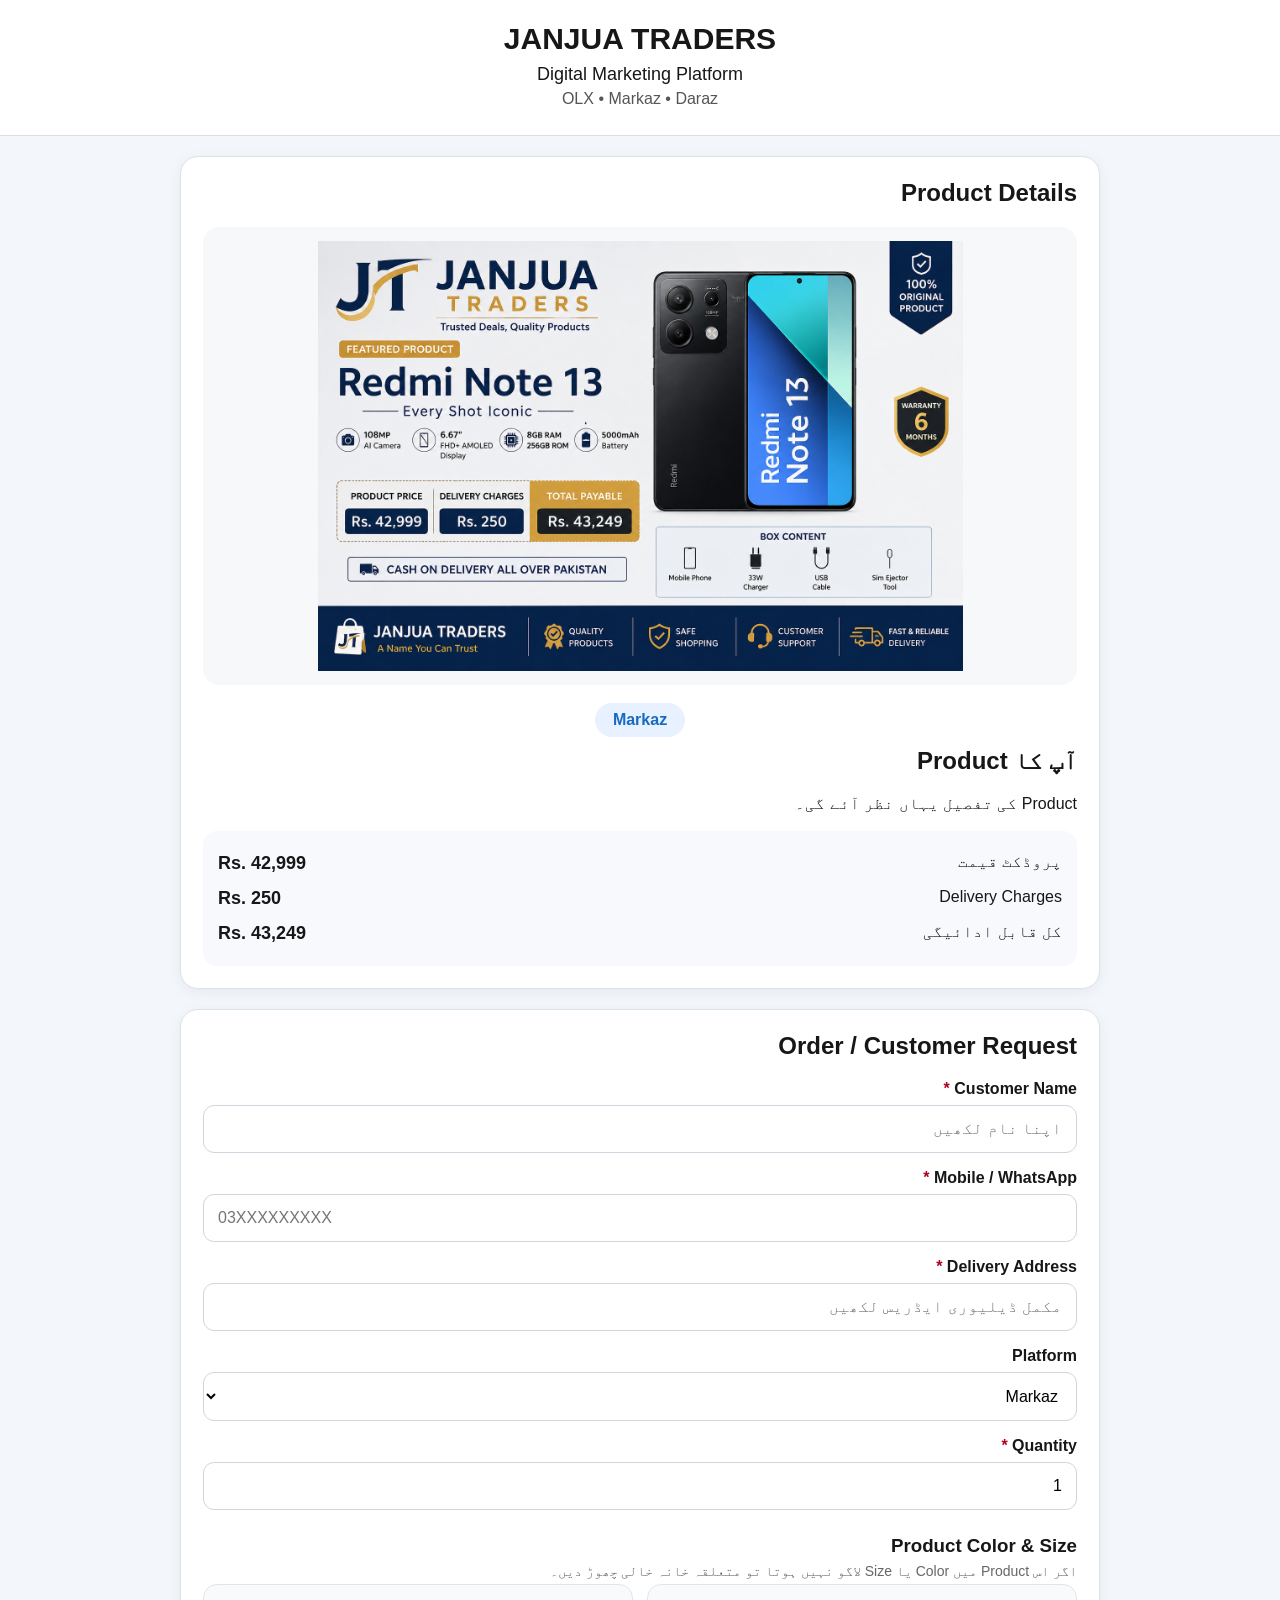
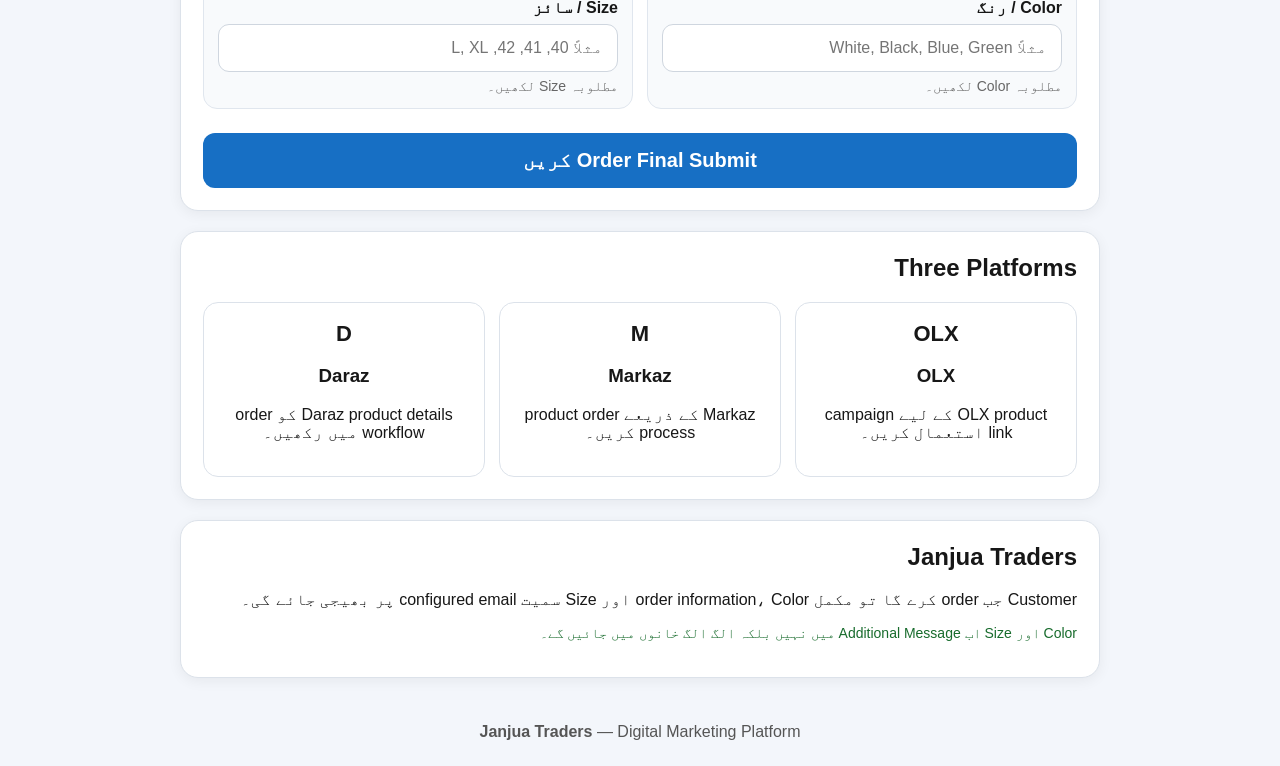
<file: index.html>
<!DOCTYPE html>
<html lang="ur" dir="rtl">
<head>
<meta charset="UTF-8">
<meta name="viewport" content="width=device-width, initial-scale=1.0">

<title>Janjua Traders - Digital Marketing</title>

<style>

*{
    box-sizing:border-box;
}

body{
    margin:0;
    background:#f3f6fb;
    color:#171717;
    font-family:Arial,"Noto Naskh Arabic",sans-serif;
}

.container{
    width:min(920px,94%);
    margin:auto;
}

header{
    background:#ffffff;
    padding:22px 16px;
    text-align:center;
    border-bottom:1px solid #ddd;
}

.brand{
    font-size:30px;
    font-weight:800;
    direction:ltr;
}

.tagline{
    margin:8px 0 0;
    font-size:18px;
}

.subtag{
    margin:5px 0;
    color:#555;
}

.card{
    background:#ffffff;
    border:1px solid #dce2ea;
    border-radius:18px;
    padding:22px;
    margin:20px 0;
    box-shadow:0 3px 14px rgba(0,0,0,.06);
}

.product-image-wrap{
    text-align:center;
    background:#f7f8fa;
    border-radius:16px;
    padding:14px;
    margin-bottom:18px;
    overflow:hidden;
}

.product-image{
    display:block;
    width:100%;
    max-width:100%;
    max-height:430px;
    object-fit:contain;
    border-radius:12px;
    margin:auto;
}

.platform-badge{
    display:inline-block;
    background:#e8f1ff;
    color:#1769c2;
    padding:8px 18px;
    border-radius:24px;
    font-weight:700;
    margin-bottom:10px;
}

h1,
h2{
    margin-top:0;
}

label{
    display:block;
    font-weight:700;
    margin:16px 0 7px;
}

input,
select{
    width:100%;
    padding:14px;
    border:1px solid #cfd6df;
    border-radius:11px;
    background:#fff;
    font-size:16px;
    direction:auto;
}

input:focus,
select:focus{
    outline:none;
    border-color:#176fc4;
    box-shadow:0 0 0 3px rgba(23,111,196,.12);
}

.hint{
    font-size:14px;
    color:#666;
    margin:6px 0 0;
}

.choice-grid{
    display:grid;
    grid-template-columns:1fr 1fr;
    gap:14px;
    margin-top:5px;
}

.choice-box{
    background:#f8fafc;
    border:1px solid #e0e6ee;
    border-radius:14px;
    padding:14px;
}

.choice-box label{
    margin-top:0;
}

.price-box{
    background:#f7f9fc;
    border-radius:14px;
    padding:15px;
    margin-top:18px;
}

.price-row{
    display:flex;
    justify-content:space-between;
    gap:10px;
    padding:7px 0;
}

.price-row strong{
    font-size:18px;
}

.submit-btn{
    width:100%;
    border:0;
    border-radius:12px;
    background:#176fc4;
    color:#fff;
    font-size:20px;
    font-weight:800;
    padding:16px;
    margin-top:24px;
    cursor:pointer;
}

.submit-btn:disabled{
    opacity:.65;
    cursor:wait;
}

.result{
    display:none;
    padding:15px;
    border-radius:12px;
    margin-top:16px;
    font-weight:700;
    text-align:center;
}

.result.success{
    display:block;
    background:#dff7e5;
    color:#176b2c;
    border:1px solid #a9dfb5;
}

.result.error{
    display:block;
    background:#ffe5e5;
    color:#9a1c1c;
    border:1px solid #efaaaa;
}

.platform-grid{
    display:grid;
    grid-template-columns:repeat(3,1fr);
    gap:14px;
}

.platform{
    background:#fff;
    border:1px solid #dce2ea;
    border-radius:15px;
    padding:18px;
    text-align:center;
}

.platform .icon{
    font-weight:800;
    font-size:22px;
}

footer{
    text-align:center;
    padding:25px;
    color:#555;
}

.required{
    color:#b00020;
}

.success-note{
    margin-top:10px;
    font-size:14px;
    color:#176b2c;
}

@media(max-width:650px){

    .choice-grid,
    .platform-grid{
        grid-template-columns:1fr;
    }

    .brand{
        font-size:25px;
    }

    .card{
        padding:16px;
    }

}

</style>

</head>

<body>

<header>

<div class="brand">
    JANJUA TRADERS
</div>

<p class="tagline">
    Digital Marketing Platform
</p>

<p class="subtag">
    OLX • Markaz • Daraz
</p>

</header>


<main class="container">


<!-- PRODUCT DETAILS -->

<section class="card">

<h1>
    Product Details
</h1>

<div class="product-image-wrap">

<img
    id="productImage"
    class="product-image"
    src="file_00000000ee44820880d5993065f8c4c9.png"
    alt="Product Image"
    onerror="this.style.display='none';document.getElementById('noImage').style.display='block';"
>

<div
    id="noImage"
    style="display:none;padding:40px;color:#777;"
>
    Product Image دستیاب نہیں
</div>

</div>


<div style="text-align:center">

<div
    id="platformBadge"
    class="platform-badge"
>
    Markaz
</div>

</div>


<h2 id="productTitle">
    آپ کا Product
</h2>


<p id="productDescription">
    Product کی تفصیل یہاں نظر آئے گی۔
</p>


<div class="price-box">

<div class="price-row">

<span>
    پروڈکٹ قیمت
</span>

<strong id="productPrice">
    Rs. 0
</strong>

</div>


<div class="price-row">

<span>
    Delivery Charges
</span>

<strong id="deliveryPrice">
    Rs. 0
</strong>

</div>


<div class="price-row">

<span>
    کل قابل ادائیگی
</span>

<strong id="totalPrice">
    Rs. 0
</strong>

</div>

</div>

</section>



<!-- ORDER FORM -->

<section class="card">

<h2>
    Order / Customer Request
</h2>


<form
    id="orderForm"
    action="https://formsubmit.co/thanksyou0339@gmail.com"
    method="POST"
    novalidate
>


<!-- FORMSUBMIT SETTINGS -->

<input
    type="hidden"
    name="_subject"
    value="New Janjua Traders Order"
>

<input
    type="hidden"
    name="_template"
    value="table"
>

<input
    type="hidden"
    name="_captcha"
    value="false"
>

<input
    type="hidden"
    name="_url"
    id="formUrl"
    value=""
>


<!-- ORDER INFORMATION -->

<input
    type="hidden"
    name="Order_ID"
    id="orderId"
    value=""
>

<input
    type="hidden"
    name="Product"
    id="formProduct"
    value=""
>

<input
    type="hidden"
    name="Product_Description"
    id="formDescription"
    value=""
>

<input
    type="hidden"
    name="Product_Price"
    id="formProductPrice"
    value=""
>

<input
    type="hidden"
    name="Delivery_Charges"
    id="formDeliveryPrice"
    value=""
>

<input
    type="hidden"
    name="Total_Amount"
    id="formTotalPrice"
    value=""
>

<input
    type="hidden"
    name="Product_Link"
    id="formProductLink"
    value=""
>



<!-- CUSTOMER NAME -->

<label for="customerName">

Customer Name

<span class="required">
    *
</span>

</label>

<input
    id="customerName"
    name="Customer_Name"
    type="text"
    placeholder="اپنا نام لکھیں"
    required
>



<!-- MOBILE -->

<label for="customerPhone">

Mobile / WhatsApp

<span class="required">
    *
</span>

</label>

<input
    id="customerPhone"
    name="Mobile_WhatsApp"
    type="tel"
    inputmode="tel"
    placeholder="03XXXXXXXXX"
    required
>



<!-- ADDRESS -->

<label for="address">

Delivery Address

<span class="required">
    *
</span>

</label>

<input
    id="address"
    name="Delivery_Address"
    type="text"
    placeholder="مکمل ڈیلیوری ایڈریس لکھیں"
    required
>



<!-- PLATFORM -->

<label for="platform">

Platform

</label>

<select
    id="platform"
    name="Platform"
>

<option value="Markaz">
    Markaz
</option>

<option value="OLX">
    OLX
</option>

<option value="Daraz">
    Daraz
</option>

</select>



<!-- QUANTITY -->

<label for="quantity">

Quantity

<span class="required">
    *
</span>

</label>

<input
    id="quantity"
    name="Quantity"
    type="number"
    min="1"
    value="1"
    required
>



<!-- COLOR + SIZE -->

<h3 style="margin-top:25px;margin-bottom:5px;">
    Product Color & Size
</h3>

<p class="hint">
    اگر اس Product میں Color یا Size لاگو نہیں ہوتا تو متعلقہ خانہ خالی چھوڑ دیں۔
</p>


<div class="choice-grid">


<div class="choice-box">

<label for="color">

Color / رنگ

</label>

<input
    id="color"
    name="Color"
    type="text"
    placeholder="مثلاً White, Black, Blue, Green"
>

<p class="hint">
    مطلوبہ Color لکھیں۔
</p>

</div>



<div class="choice-box">

<label for="size">

Size / سائز

</label>

<input
    id="size"
    name="Size"
    type="text"
    placeholder="مثلاً 40, 41, 42, L, XL"
>

<p class="hint">
    مطلوبہ Size لکھیں۔
</p>

</div>


</div>


<!-- SUBMIT -->

<button
    id="submitButton"
    class="submit-btn"
    type="submit"
>

Order Final Submit کریں

</button>


<!-- SUCCESS / ERROR MESSAGE -->

<div
    id="result"
    class="result"
    role="status"
    aria-live="polite"
></div>


</form>

</section>



<!-- PLATFORMS -->

<section class="card">

<h2>
    Three Platforms
</h2>


<div class="platform-grid">


<article class="platform">

<div class="icon">
    OLX
</div>

<h3>
    OLX
</h3>

<p>
    OLX product کے لیے campaign link استعمال کریں۔
</p>

</article>



<article class="platform">

<div class="icon">
    M
</div>

<h3>
    Markaz
</h3>

<p>
    Markaz کے ذریعے product order process کریں۔
</p>

</article>



<article class="platform">

<div class="icon">
    D
</div>

<h3>
    Daraz
</h3>

<p>
    Daraz product details کو order workflow میں رکھیں۔
</p>

</article>


</div>

</section>



<!-- ABOUT -->

<section class="card">

<h2>
    Janjua Traders
</h2>

<p>
Customer جب order کرے گا تو مکمل order information،
Color اور Size سمیت configured email پر بھیجی جائے گی۔
</p>

<p class="success-note">
Color اور Size اب Additional Message میں نہیں بلکہ الگ الگ خانوں میں جائیں گے۔
</p>

</section>


</main>



<footer>

<strong>
    Janjua Traders
</strong>

— Digital Marketing Platform

</footer>



<script src="script.js"></script>

</body>
</html>
</file>
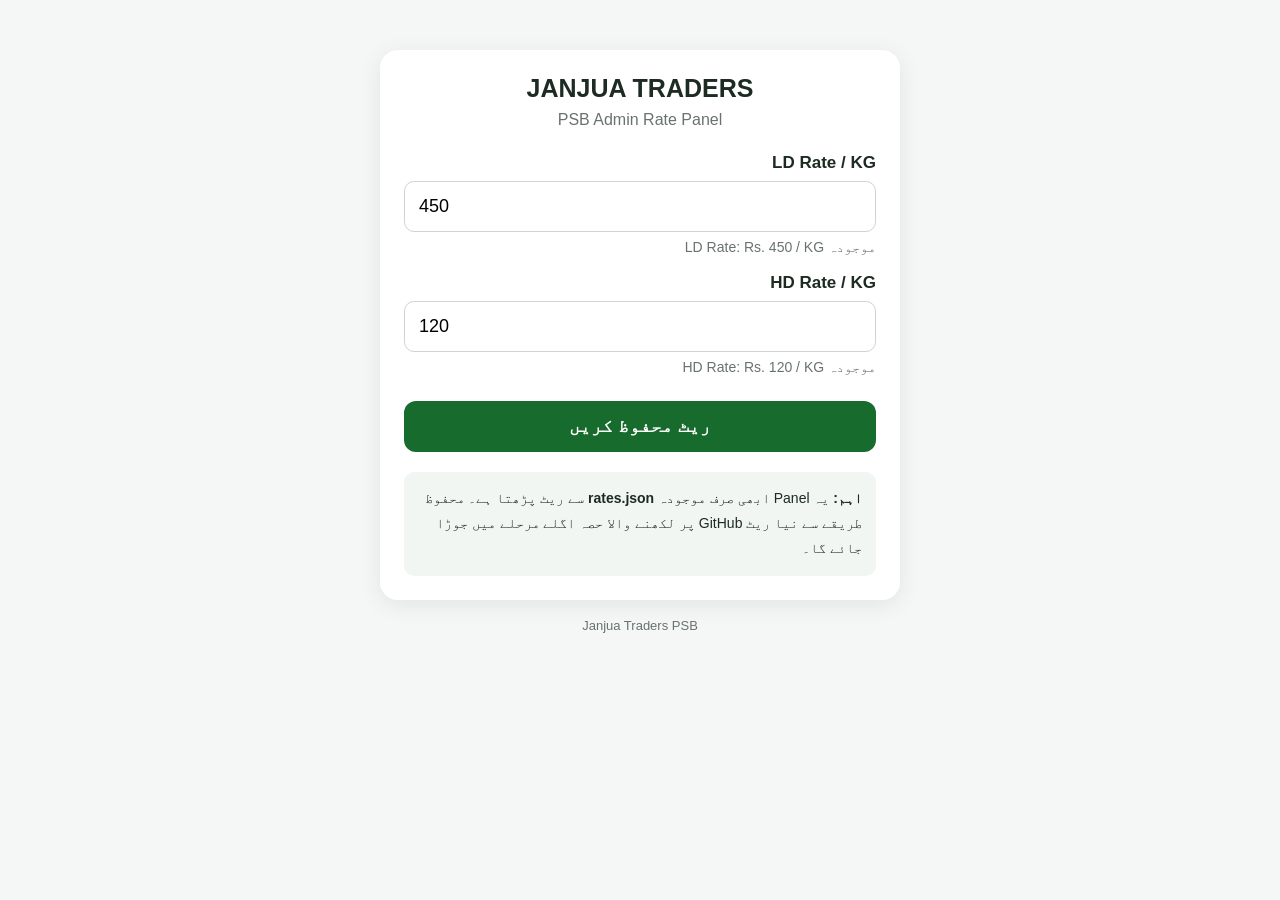
<file: admin.html>
<!DOCTYPE html>
<html lang="ur" dir="rtl">

<head>

    <meta charset="UTF-8">

    <meta
        name="viewport"
        content="width=device-width, initial-scale=1.0"
    >

    <title>Janjua Traders - Admin Rate Panel</title>

    <style>

        * {
            box-sizing: border-box;
        }

        body {

            margin: 0;

            min-height: 100vh;

            font-family:
                Arial,
                "Noto Nastaliq Urdu",
                sans-serif;

            background: #f4f7f5;

            color: #1d2b22;

            padding: 20px;
        }

        .container {

            width: 100%;

            max-width: 520px;

            margin: 30px auto;
        }

        .card {

            background: white;

            border-radius: 18px;

            padding: 24px;

            box-shadow:
                0 5px 25px rgba(0,0,0,0.08);
        }

        .logo-title {

            text-align: center;

            margin-bottom: 24px;
        }

        .logo-title h1 {

            margin: 0 0 8px;

            font-size: 25px;
        }

        .logo-title p {

            margin: 0;

            color: #68736d;
        }

        .rate-box {

            margin-bottom: 18px;
        }

        .rate-box label {

            display: block;

            font-weight: bold;

            margin-bottom: 8px;

            font-size: 17px;
        }

        .rate-box input {

            width: 100%;

            padding: 14px;

            border: 1px solid #ccd5cf;

            border-radius: 10px;

            font-size: 18px;

            direction: ltr;

            text-align: left;

            outline: none;
        }

        .rate-box input:focus {

            border-color: #287a45;
        }

        .current {

            margin-top: 7px;

            color: #68736d;

            font-size: 14px;
        }

        .save-button {

            width: 100%;

            border: none;

            border-radius: 12px;

            padding: 15px;

            font-size: 18px;

            font-weight: bold;

            cursor: pointer;

            background: #176b2c;

            color: white;

            margin-top: 8px;
        }

        .save-button:disabled {

            opacity: 0.6;

            cursor: not-allowed;
        }

        .status {

            display: none;

            margin-top: 18px;

            padding: 12px;

            border-radius: 10px;

            text-align: center;

            font-weight: bold;
        }

        .info {

            margin-top: 20px;

            padding: 14px;

            border-radius: 10px;

            background: #f1f6f2;

            line-height: 1.8;

            font-size: 14px;
        }

        .footer {

            text-align: center;

            margin-top: 18px;

            color: #68736d;

            font-size: 13px;
        }

    </style>

</head>


<body>

<div class="container">

    <div class="card">

        <div class="logo-title">

            <h1>
                JANJUA TRADERS
            </h1>

            <p>
                PSB Admin Rate Panel
            </p>

        </div>


        <div class="rate-box">

            <label for="ldRate">
                LD Rate / KG
            </label>

            <input
                id="ldRate"
                type="number"
                min="0"
                step="1"
                inputmode="numeric"
                placeholder="مثلاً 290"
            >

            <div
                id="currentLD"
                class="current"
            >
                موجودہ LD Rate: لوڈ ہو رہا ہے...
            </div>

        </div>


        <div class="rate-box">

            <label for="hdRate">
                HD Rate / KG
            </label>

            <input
                id="hdRate"
                type="number"
                min="0"
                step="1"
                inputmode="numeric"
                placeholder="مثلاً 305"
            >

            <div
                id="currentHD"
                class="current"
            >
                موجودہ HD Rate: لوڈ ہو رہا ہے...
            </div>

        </div>


        <button
            id="saveButton"
            class="save-button"
            type="button"
        >
            ریٹ محفوظ کریں
        </button>


        <div
            id="status"
            class="status"
        ></div>


        <div class="info">

            <strong>
                اہم:
            </strong>

            یہ Panel ابھی صرف موجودہ
            <strong>rates.json</strong>
            سے ریٹ پڑھتا ہے۔

            محفوظ طریقے سے نیا ریٹ GitHub پر
            لکھنے والا حصہ اگلے مرحلے میں
            جوڑا جائے گا۔

        </div>

    </div>


    <div class="footer">

        Janjua Traders PSB

    </div>

</div>


<script>

"use strict";


const RATES_URL =
    "rates.json?v=" + Date.now();


const ldInput =
    document.getElementById(
        "ldRate"
    );


const hdInput =
    document.getElementById(
        "hdRate"
    );


const currentLD =
    document.getElementById(
        "currentLD"
    );


const currentHD =
    document.getElementById(
        "currentHD"
    );


const saveButton =
    document.getElementById(
        "saveButton"
    );


const status =
    document.getElementById(
        "status"
    );


function showStatus(
    message,
    success
) {

    status.textContent =
        message;

    status.style.display =
        "block";

    if (success) {

        status.style.color =
            "#176b2c";

        status.style.background =
            "#e5f8ea";

    } else {

        status.style.color =
            "#9a1c1c";

        status.style.background =
            "#fde8e8";
    }
}


async function loadCurrentRates() {

    try {

        const response =
            await fetch(
                RATES_URL,
                {
                    cache:
                        "no-store"
                }
            );


        if (!response.ok) {

            throw new Error(
                "Rates file could not be loaded."
            );
        }


        const rates =
            await response.json();


        const ld =
            Number(
                rates.ldRate
            ) || 0;


        const hd =
            Number(
                rates.hdRate
            ) || 0;


        ldInput.value =
            ld;


        hdInput.value =
            hd;


        currentLD.textContent =
            "موجودہ LD Rate: Rs. " +
            ld.toLocaleString(
                "en-PK"
            ) +
            " / KG";


        currentHD.textContent =
            "موجودہ HD Rate: Rs. " +
            hd.toLocaleString(
                "en-PK"
            ) +
            " / KG";


        console.log(
            "Current rates loaded:",
            rates
        );

    }

    catch (error) {

        console.error(
            error
        );


        currentLD.textContent =
            "LD Rate لوڈ نہیں ہو سکا";


        currentHD.textContent =
            "HD Rate لوڈ نہیں ہو سکا";


        showStatus(
            "Rates file لوڈ نہیں ہو سکی۔",
            false
        );
    }
}


saveButton.addEventListener(
    "click",
    function () {

        const ld =
            Number(
                ldInput.value
            );


        const hd =
            Number(
                hdInput.value
            );


        if (
            !Number.isFinite(ld) ||
            ld < 0
        ) {

            showStatus(
                "براہِ کرم درست LD Rate لکھیں۔",
                false
            );

            return;
        }


        if (
            !Number.isFinite(hd) ||
            hd < 0
        ) {

            showStatus(
                "براہِ کرم درست HD Rate لکھیں۔",
                false
            );

            return;
        }


        /*
         * SECURITY NOTE:
         *
         * یہاں browser سے GitHub پر براہِ راست
         * rates.json نہیں لکھ رہے۔
         *
         * اگلے مرحلے میں محفوظ backend/API
         * connection لگایا جائے گا۔
         */


        showStatus(
            "ریٹ چیک ہو گئے ہیں۔ محفوظ Update System اگلے مرحلے میں جوڑا جائے گا۔",
            true
        );


        console.log(
            "New LD Rate:",
            ld
        );


        console.log(
            "New HD Rate:",
            hd
        );

    }
);


loadCurrentRates();

</script>

</body>

</html>
</file>
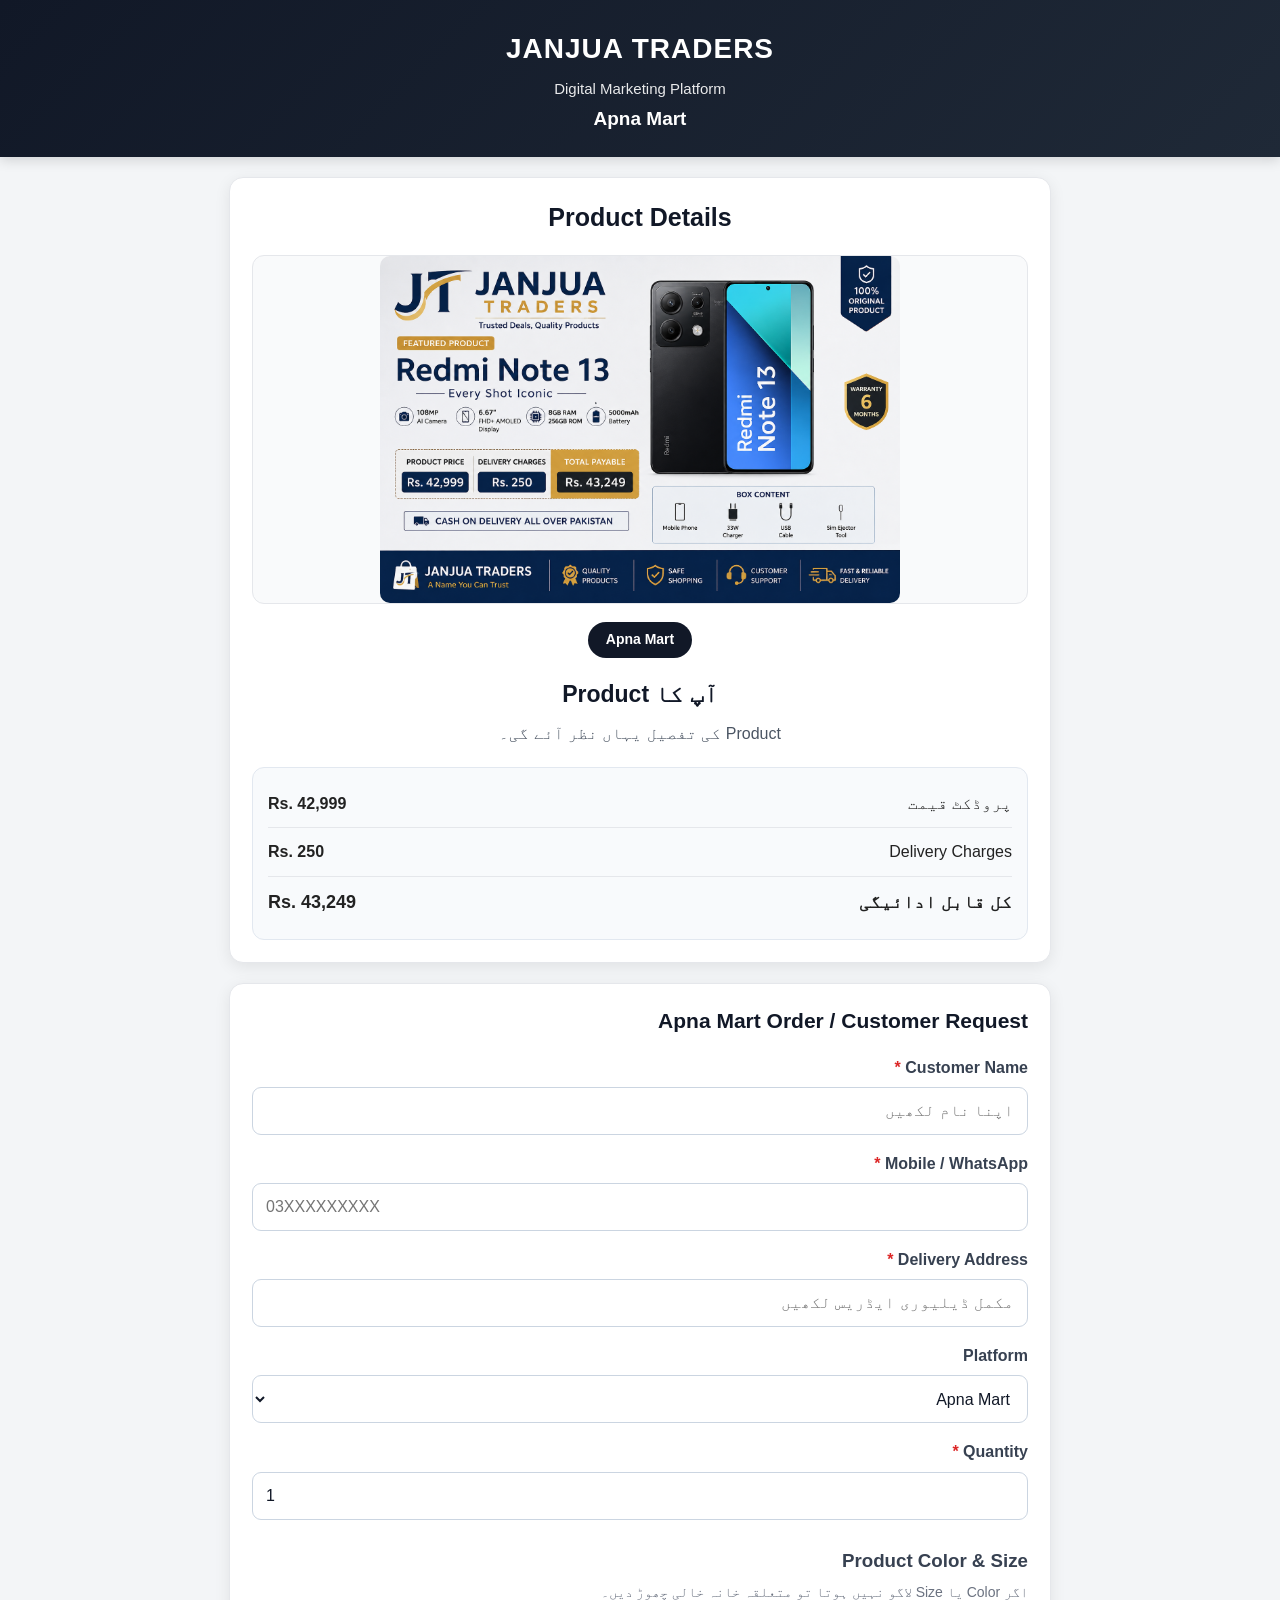
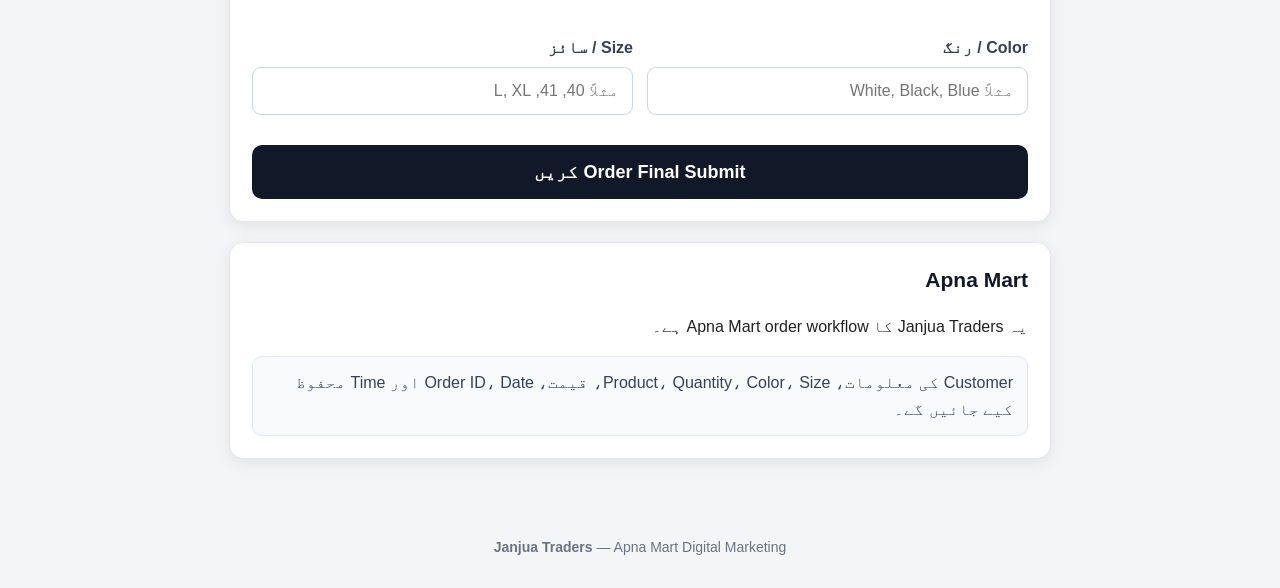
<file: apnamart.html>
<!DOCTYPE html>
<html lang="ur" dir="rtl">

<head>

    <meta charset="UTF-8">

    <meta name="viewport"
          content="width=device-width, initial-scale=1.0">

    <title>Janjua Traders - Apna Mart</title>

    <!-- CSS -->
    <link rel="stylesheet" href="apnamart.css">

</head>


<body>


<!-- =====================================================
     HEADER
===================================================== -->

<header>

    <div class="brand">
        JANJUA TRADERS
    </div>

    <p class="tagline">
        Digital Marketing Platform
    </p>

    <p class="subtag">
        Apna Mart
    </p>

</header>



<main class="container">


<!-- =====================================================
     PRODUCT DETAILS
===================================================== -->

<section class="card">

    <h1>
        Product Details
    </h1>


    <div class="product-image-wrap">

        <img
            id="productImage"
            class="product-image"
            src="file_00000000ee44820880d5993065f8c4c9.png"
            alt="Product Image"
            onerror="
                this.style.display='none';
                document.getElementById('noImage').style.display='flex';
            "
        >


        <div
            id="noImage"
            style="display:none;"
        >
            Product Image دستیاب نہیں
        </div>

    </div>


    <div style="text-align:center;">

        <div
            id="platformBadge"
            class="platform-badge"
        >
            Apna Mart
        </div>

    </div>


    <h2 id="productTitle">
        آپ کا Product
    </h2>


    <p id="productDescription">
        Product کی تفصیل یہاں نظر آئے گی۔
    </p>


    <!-- PRICE -->

    <div class="price-box">

        <div class="price-row">

            <span>
                پروڈکٹ قیمت
            </span>

            <strong id="productPrice">
                Rs. 0
            </strong>

        </div>


        <div class="price-row">

            <span>
                Delivery Charges
            </span>

            <strong id="deliveryPrice">
                Rs. 0
            </strong>

        </div>


        <div class="price-row">

            <span>
                کل قابل ادائیگی
            </span>

            <strong id="totalPrice">
                Rs. 0
            </strong>

        </div>

    </div>

</section>




<!-- =====================================================
     ORDER FORM
===================================================== -->

<section class="card">

    <h2>
        Apna Mart Order / Customer Request
    </h2>


    <form
        id="orderForm"
        novalidate
    >


        <!-- =================================================
             HIDDEN ORDER INFORMATION
        ================================================= -->

        <input
            type="hidden"
            name="Order_ID"
            id="orderId"
        >


        <input
            type="hidden"
            name="Order_Date"
            id="orderDate"
        >


        <input
            type="hidden"
            name="Order_Time"
            id="orderTime"
        >


        <input
            type="hidden"
            name="Product"
            id="formProduct"
        >


        <input
            type="hidden"
            name="Product_Description"
            id="formDescription"
        >


        <input
            type="hidden"
            name="Product_Price"
            id="formProductPrice"
        >


        <input
            type="hidden"
            name="Delivery_Charges"
            id="formDeliveryPrice"
        >


        <input
            type="hidden"
            name="Product_Total"
            id="formProductTotal"
        >


        <input
            type="hidden"
            name="Total_Amount"
            id="formTotalPrice"
        >


        <input
            type="hidden"
            name="Product_Link"
            id="formProductLink"
        >


        <input
            type="hidden"
            name="Platform"
            id="formPlatform"
            value="Apna Mart"
        >


        <!-- =================================================
             CUSTOMER NAME
        ================================================= -->

        <label for="customerName">

            Customer Name

            <span class="required">
                *
            </span>

        </label>


        <input
            id="customerName"
            name="Customer_Name"
            type="text"
            placeholder="اپنا نام لکھیں"
            autocomplete="name"
            required
        >



        <!-- =================================================
             MOBILE
        ================================================= -->

        <label for="customerPhone">

            Mobile / WhatsApp

            <span class="required">
                *
            </span>

        </label>


        <input
            id="customerPhone"
            name="Mobile_WhatsApp"
            type="tel"
            inputmode="tel"
            placeholder="03XXXXXXXXX"
            autocomplete="tel"
            required
        >



        <!-- =================================================
             ADDRESS
        ================================================= -->

        <label for="address">

            Delivery Address

            <span class="required">
                *
            </span>

        </label>


        <input
            id="address"
            name="Delivery_Address"
            type="text"
            placeholder="مکمل ڈیلیوری ایڈریس لکھیں"
            autocomplete="street-address"
            required
        >



        <!-- =================================================
             PLATFORM
        ================================================= -->

        <label for="platform">

            Platform

        </label>


        <select
            id="platform"
            name="Platform"
        >

            <option value="Apna Mart">
                Apna Mart
            </option>

        </select>



        <!-- =================================================
             QUANTITY
             1 TO 10
        ================================================= -->

        <label for="quantity">

            Quantity

            <span class="required">
                *
            </span>

        </label>


        <input
            id="quantity"
            name="Quantity"
            type="number"
            min="1"
            max="10"
            step="1"
            value="1"
            inputmode="numeric"
            required
        >



        <!-- =================================================
             COLOR / SIZE
        ================================================= -->

        <h3 style="margin-top:25px;margin-bottom:5px;">

            Product Color & Size

        </h3>


        <p class="hint">

            اگر Color یا Size لاگو نہیں ہوتا
            تو متعلقہ خانہ خالی چھوڑ دیں۔

        </p>



        <div class="choice-grid">


            <!-- COLOR -->

            <div class="choice-box">

                <label for="color">

                    Color / رنگ

                </label>


                <input
                    id="color"
                    name="Color"
                    type="text"
                    placeholder="مثلاً White, Black, Blue"
                >

            </div>



            <!-- SIZE -->

            <div class="choice-box">

                <label for="size">

                    Size / سائز

                </label>


                <input
                    id="size"
                    name="Size"
                    type="text"
                    placeholder="مثلاً 40, 41, L, XL"
                >

            </div>

        </div>



        <!-- =================================================
             SUBMIT
        ================================================= -->

        <button
            id="submitButton"
            class="submit-btn"
            type="submit"
        >

            Order Final Submit کریں

        </button>



        <!-- =================================================
             RESULT
        ================================================= -->

        <div
            id="result"
            class="result"
            role="status"
            aria-live="polite"
        ></div>


    </form>

</section>




<!-- =====================================================
     APNA MART INFORMATION
===================================================== -->

<section class="card">

    <h2>
        Apna Mart
    </h2>


    <p>

        یہ Janjua Traders کا
        Apna Mart order workflow ہے۔

    </p>


    <p class="success-note">

        Customer کی معلومات، Product،
        Quantity، Color، Size، قیمت،
        Order ID، Date اور Time
        محفوظ کیے جائیں گے۔

    </p>

</section>


</main>



<!-- =====================================================
     FOOTER
===================================================== -->

<footer>

    <strong>
        Janjua Traders
    </strong>

    — Apna Mart Digital Marketing

</footer>



<!-- =====================================================
     JAVASCRIPT
     IMPORTANT:
     یہ لائن پہلے سے مکمل HTML میں شامل ہے۔
===================================================== -->

<script src="apnamart.js"></script>


</body>

</html>
</file>
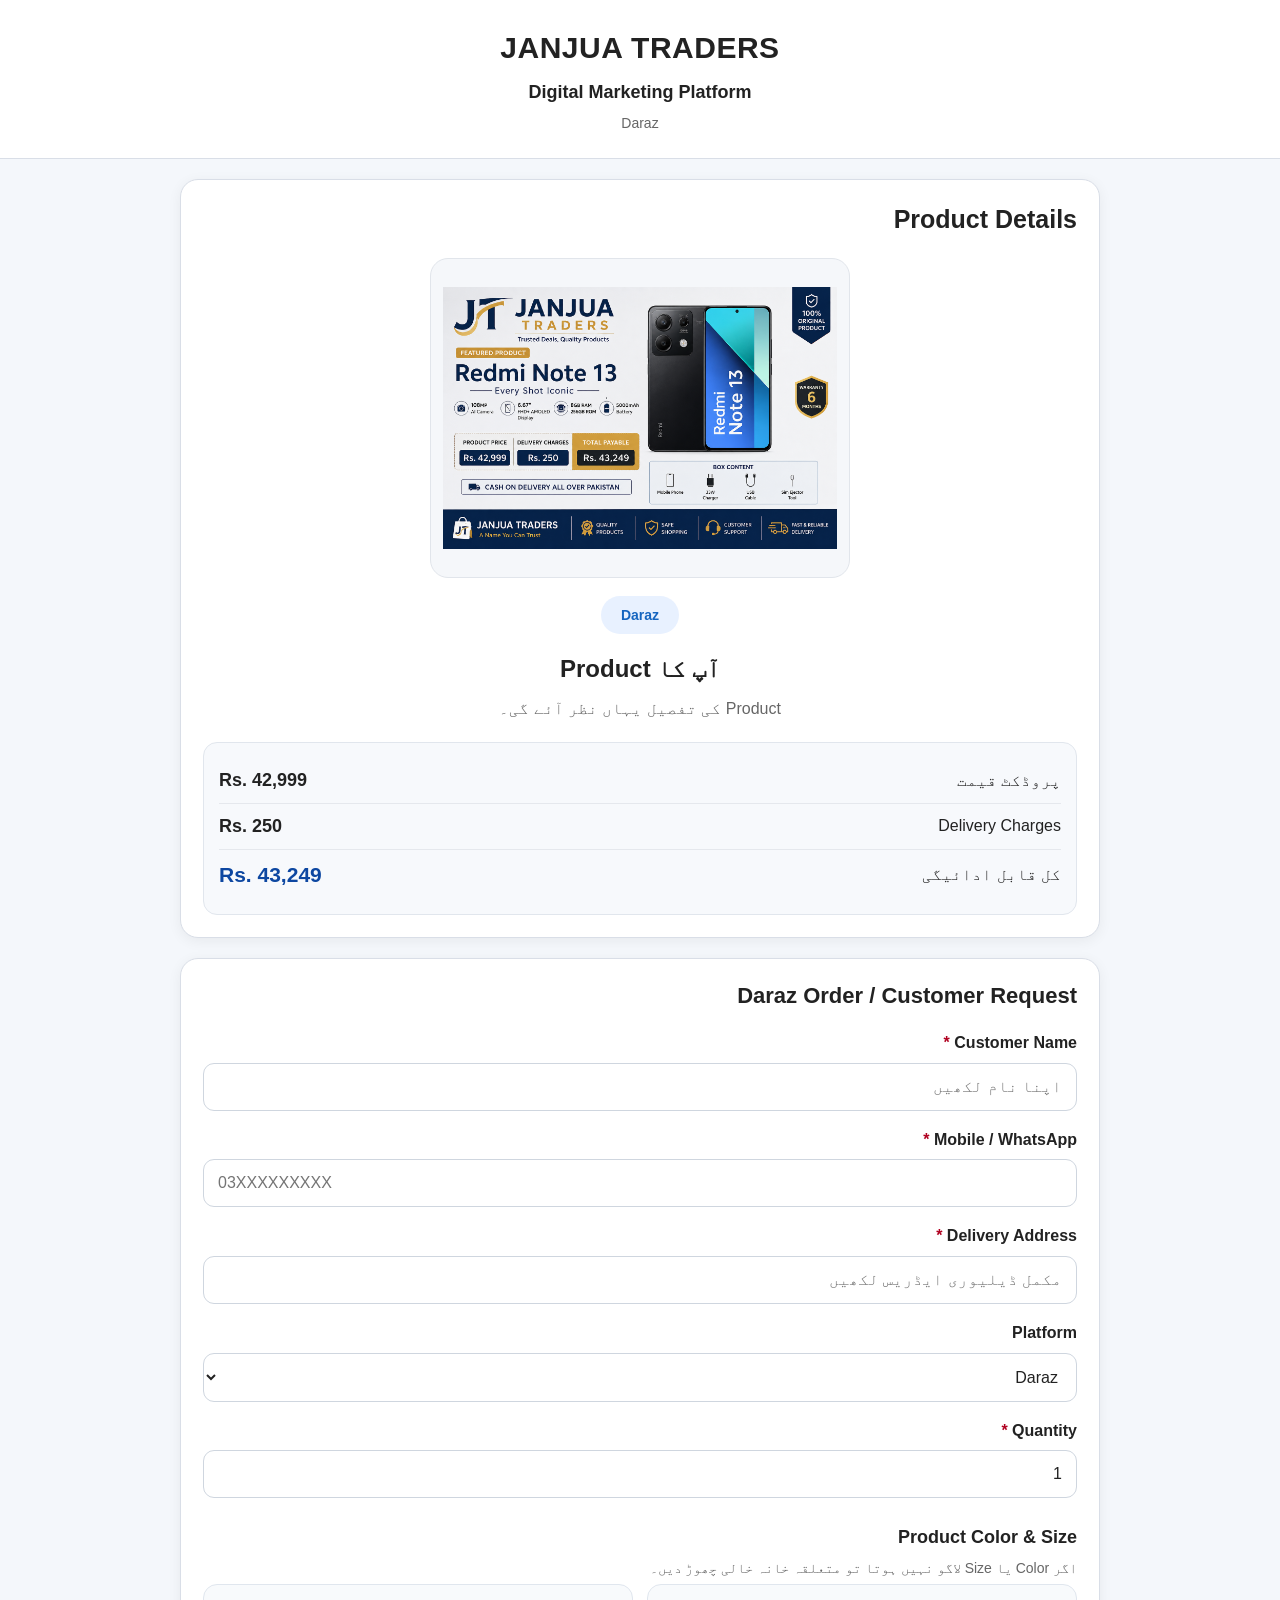
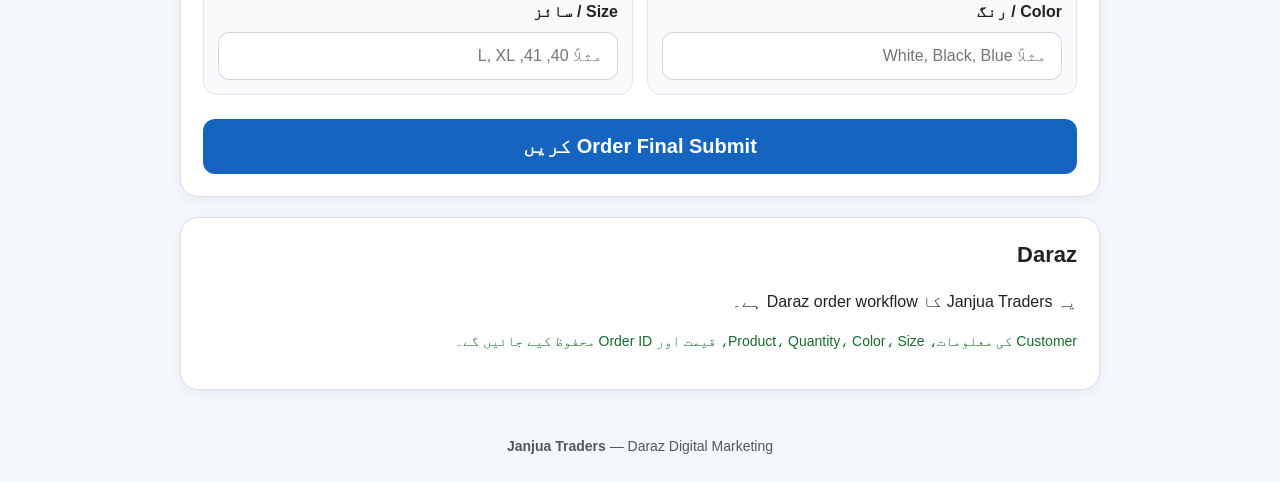
<file: daraz.html>
<!DOCTYPE html>
<html lang="ur" dir="rtl">

<head>

    <meta charset="UTF-8">

    <meta name="viewport"
          content="width=device-width, initial-scale=1.0">

    <title>Janjua Traders - Daraz</title>

    <link rel="stylesheet"
          href="daraz.css?v=4">

</head>


<body>


<header>

    <div class="brand">
        JANJUA TRADERS
    </div>

    <p class="tagline">
        Digital Marketing Platform
    </p>

    <p class="subtag">
        Daraz
    </p>

</header>



<main class="container">


<!-- =====================================================
     PRODUCT DETAILS
===================================================== -->

<section class="card">

    <h1>
        Product Details
    </h1>


    <div class="product-image-wrap">

        <img
            id="productImage"
            class="product-image"
            src="file_00000000ee44820880d5993065f8c4c9.png"
            alt="Product Image"
            onerror="
                this.style.display='none';
                document.getElementById('noImage').style.display='flex';
            "
        >


        <div
            id="noImage"
            style="display:none;"
        >
            Product Image دستیاب نہیں
        </div>

    </div>



    <div style="text-align:center;">

        <div
            id="platformBadge"
            class="platform-badge"
        >
            Daraz
        </div>

    </div>



    <h2 id="productTitle">
        آپ کا Product
    </h2>



    <p id="productDescription">
        Product کی تفصیل یہاں نظر آئے گی۔
    </p>



    <div class="price-box">

        <div class="price-row">

            <span>
                پروڈکٹ قیمت
            </span>

            <strong id="productPrice">
                Rs. 0
            </strong>

        </div>


        <div class="price-row">

            <span>
                Delivery Charges
            </span>

            <strong id="deliveryPrice">
                Rs. 0
            </strong>

        </div>


        <div class="price-row">

            <span>
                کل قابل ادائیگی
            </span>

            <strong id="totalPrice">
                Rs. 0
            </strong>

        </div>

    </div>

</section>




<!-- =====================================================
     ORDER FORM
===================================================== -->

<section class="card">

    <h2>
        Daraz Order / Customer Request
    </h2>


    <form
        id="orderForm"
        novalidate
    >


        <!-- ORDER INFORMATION -->

        <input
            type="hidden"
            name="Order_ID"
            id="orderId"
            value=""
        >


        <input
            type="hidden"
            name="Order_Date"
            id="orderDate"
            value=""
        >


        <input
            type="hidden"
            name="Order_Time"
            id="orderTime"
            value=""
        >


        <input
            type="hidden"
            name="Product"
            id="formProduct"
            value=""
        >


        <input
            type="hidden"
            name="Product_Description"
            id="formDescription"
            value=""
        >


        <input
            type="hidden"
            name="Product_Price"
            id="formProductPrice"
            value=""
        >


        <input
            type="hidden"
            name="Delivery_Charges"
            id="formDeliveryPrice"
            value=""
        >


        <input
            type="hidden"
            name="Product_Total"
            id="formProductTotal"
            value=""
        >


        <input
            type="hidden"
            name="Total_Amount"
            id="formTotalPrice"
            value=""
        >


        <input
            type="hidden"
            name="Product_Link"
            id="formProductLink"
            value=""
        >


        <input
            type="hidden"
            name="Platform"
            id="formPlatform"
            value="Daraz"
        >



        <!-- CUSTOMER NAME -->

        <label for="customerName">

            Customer Name

            <span class="required">
                *
            </span>

        </label>


        <input
            id="customerName"
            name="Customer_Name"
            type="text"
            placeholder="اپنا نام لکھیں"
            required
        >



        <!-- MOBILE -->

        <label for="customerPhone">

            Mobile / WhatsApp

            <span class="required">
                *
            </span>

        </label>


        <input
            id="customerPhone"
            name="Mobile_WhatsApp"
            type="tel"
            inputmode="tel"
            placeholder="03XXXXXXXXX"
            required
        >



        <!-- ADDRESS -->

        <label for="address">

            Delivery Address

            <span class="required">
                *
            </span>

        </label>


        <input
            id="address"
            name="Delivery_Address"
            type="text"
            placeholder="مکمل ڈیلیوری ایڈریس لکھیں"
            required
        >



        <!-- PLATFORM -->

        <label for="platform">

            Platform

        </label>


        <select
            id="platform"
            name="Platform"
        >

            <option value="Daraz">
                Daraz
            </option>

        </select>



        <!-- QUANTITY -->

        <label for="quantity">

            Quantity

            <span class="required">
                *
            </span>

        </label>


        <input
            id="quantity"
            name="Quantity"
            type="number"
            min="1"
            max="10"
            step="1"
            value="1"
            required
        >



        <!-- COLOR / SIZE -->

        <h3 style="margin-top:25px;margin-bottom:5px;">

            Product Color & Size

        </h3>


        <p class="hint">

            اگر Color یا Size لاگو نہیں ہوتا
            تو متعلقہ خانہ خالی چھوڑ دیں۔

        </p>



        <div class="choice-grid">


            <div class="choice-box">

                <label for="color">

                    Color / رنگ

                </label>


                <input
                    id="color"
                    name="Color"
                    type="text"
                    placeholder="مثلاً White, Black, Blue"
                >

            </div>



            <div class="choice-box">

                <label for="size">

                    Size / سائز

                </label>


                <input
                    id="size"
                    name="Size"
                    type="text"
                    placeholder="مثلاً 40, 41, L, XL"
                >

            </div>


        </div>



        <!-- SUBMIT -->

        <button
            id="submitButton"
            class="submit-btn"
            type="submit"
        >

            Order Final Submit کریں

        </button>



        <!-- RESULT -->

        <div
            id="result"
            class="result"
            role="status"
            aria-live="polite"
        ></div>


    </form>

</section>




<!-- =====================================================
     DARAZ INFORMATION
===================================================== -->

<section class="card">

    <h2>
        Daraz
    </h2>


    <p>

        یہ Janjua Traders کا Daraz
        order workflow ہے۔

    </p>


    <p class="success-note">

        Customer کی معلومات، Product،
        Quantity، Color، Size، قیمت اور
        Order ID محفوظ کیے جائیں گے۔

    </p>

</section>


</main>



<footer>

    <strong>
        Janjua Traders
    </strong>

    — Daraz Digital Marketing

</footer>




<!-- =====================================================
     DARAZ FINAL JAVASCRIPT
===================================================== -->

<script src="daraz.js?v=4"></script>


</body>

</html>
</file>
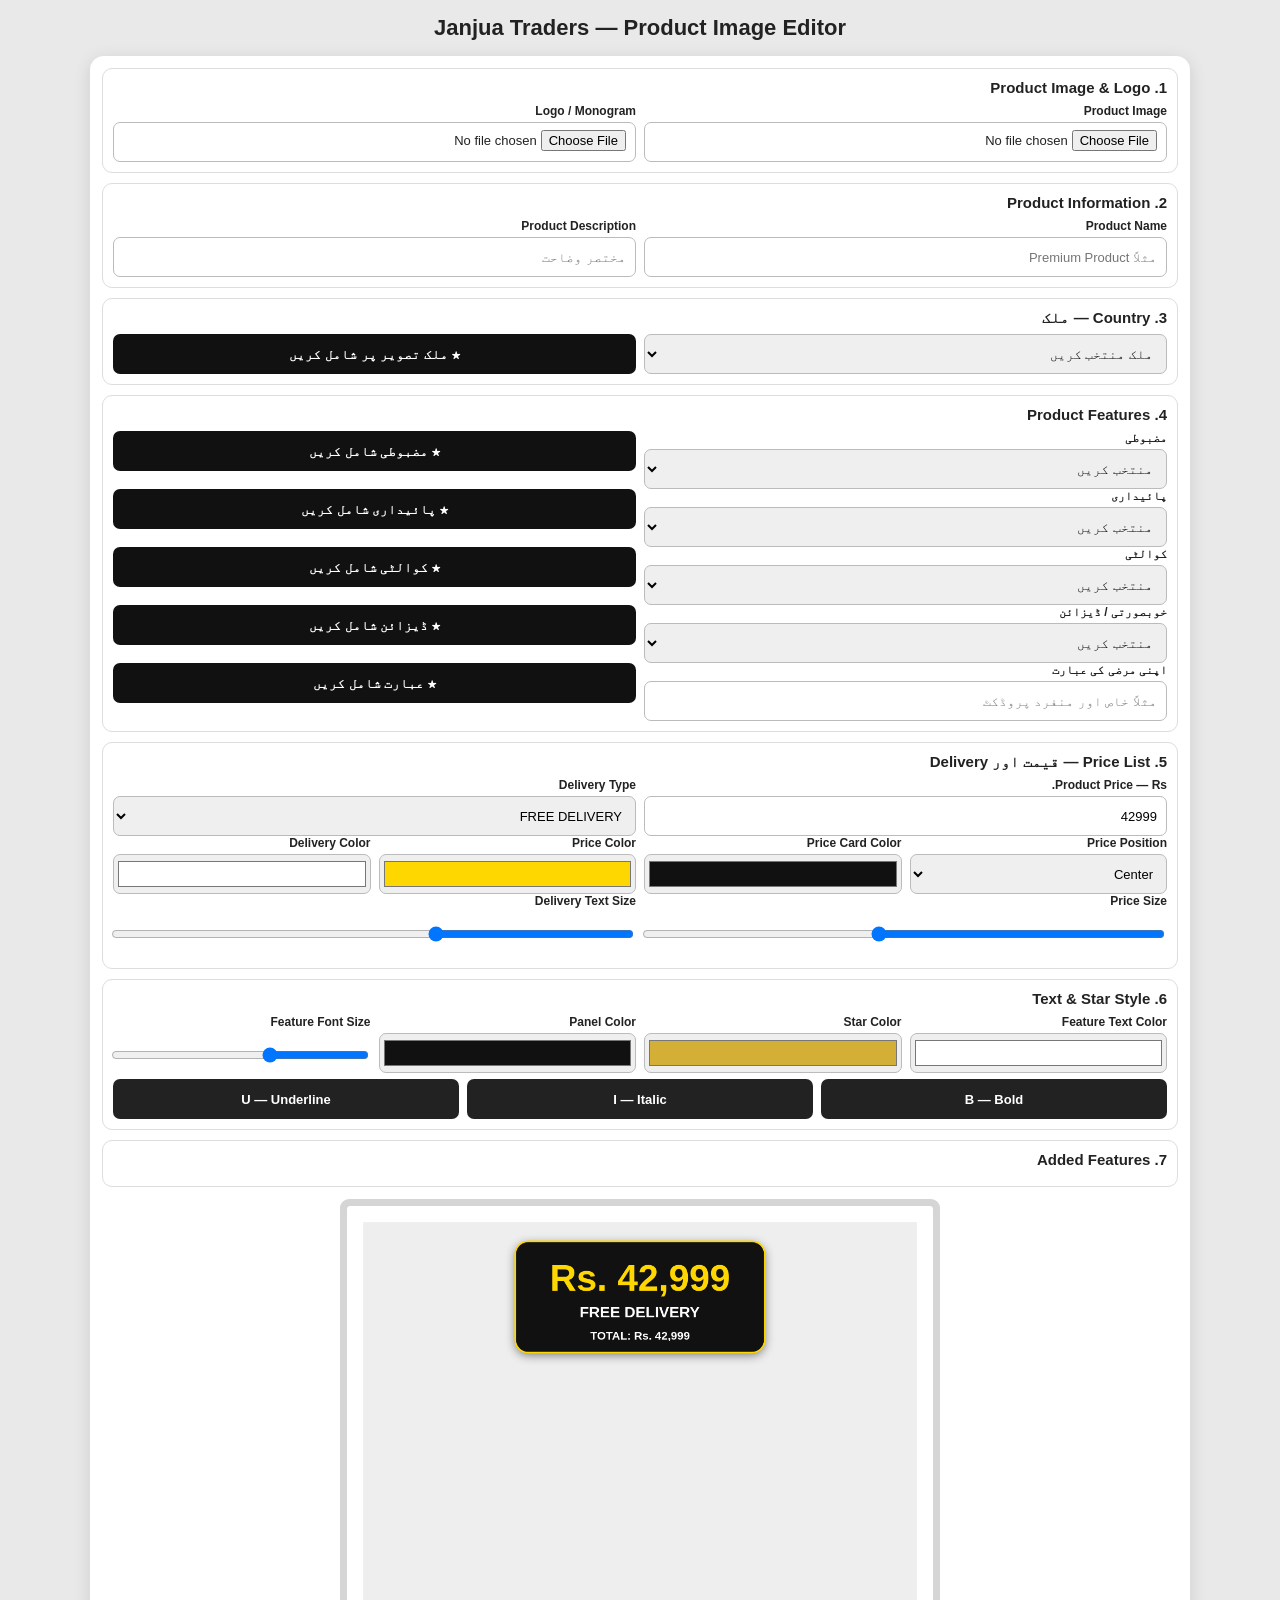
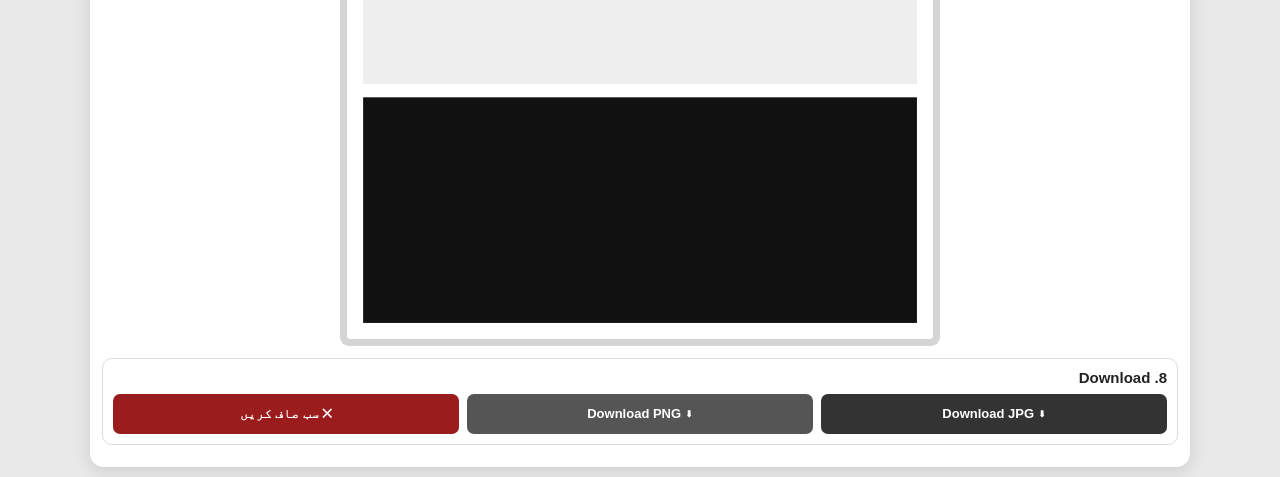
<file: editor.html>
<!DOCTYPE html>
<html lang="ur" dir="rtl">

<head>

<meta charset="UTF-8">

<meta name="viewport"
content="width=device-width, initial-scale=1.0">

<title>
Janjua Traders - Product Image Editor
</title>

<style>

*{
    box-sizing:border-box;
}

body{

    margin:0;

    padding:10px;

    background:#e9e9e9;

    font-family:
        Arial,
        "Noto Sans Arabic",
        sans-serif;

    color:#222;
}

.container{

    width:100%;

    max-width:1100px;

    margin:auto;
}

h1{

    text-align:center;

    margin:5px 0 15px;

    font-size:22px;
}

.editor{

    background:#fff;

    border-radius:14px;

    padding:12px;

    box-shadow:
        0 4px 18px
        rgba(0,0,0,.12);
}

.section{

    border:1px solid #ddd;

    border-radius:10px;

    padding:10px;

    margin-bottom:10px;
}

.section-title{

    font-weight:bold;

    font-size:15px;

    margin-bottom:8px;
}

.row{

    display:flex;

    flex-wrap:wrap;

    gap:8px;
}

.field{

    flex:1;

    min-width:180px;
}

label{

    display:block;

    font-size:12px;

    font-weight:bold;

    margin-bottom:4px;
}

input,
select,
button{

    width:100%;

    min-height:40px;

    border:1px solid #bbb;

    border-radius:7px;

    padding:7px 9px;

    font-size:13px;
}

button{

    background:#222;

    color:white;

    border:none;

    font-weight:bold;

    cursor:pointer;
}

button:hover{

    opacity:.88;
}

.add-btn{

    background:#111;
}

.download-jpg{

    background:#333;
}

.download-png{

    background:#555;
}

.clear-btn{

    background:#9b1c1c;
}

.color-input{

    height:40px;

    padding:2px;
}

.canvas-wrap{

    width:100%;

    max-width:600px;

    margin:12px auto;

    padding:7px;

    background:#d5d5d5;

    border-radius:9px;
}

canvas{

    display:block;

    width:100%;

    height:auto;

    background:white;

    border-radius:4px;
}

.feature-list{

    display:flex;

    flex-wrap:wrap;

    gap:6px;

    margin-top:7px;
}

.feature-item{

    display:flex;

    align-items:center;

    gap:5px;

    background:#f2f2f2;

    border:1px solid #ccc;

    border-radius:7px;

    padding:5px 7px;

    font-size:12px;
}

.remove-feature{

    width:25px;

    min-height:25px;

    padding:0;

    background:#a00;

}

.delivery-mode{

    background:#f7f7f7;

    border:1px solid #ddd;

    border-radius:8px;

    padding:8px;

}

@media(max-width:600px){

    body{

        padding:5px;
    }

    .editor{

        padding:7px;
    }

    h1{

        font-size:18px;
    }

    .field{

        min-width:100%;
    }

}

</style>

</head>


<body>


<div class="container">


<h1>
Janjua Traders — Product Image Editor
</h1>


<div class="editor">


<!-- =====================================================
     IMAGE
===================================================== -->

<div class="section">

<div class="section-title">
1. Product Image & Logo
</div>


<div class="row">


<div class="field">

<label>
Product Image
</label>

<input
type="file"
id="imageInput"
accept="image/*">

</div>


<div class="field">

<label>
Logo / Monogram
</label>

<input
type="file"
id="logoInput"
accept="image/*">

</div>


</div>

</div>


<!-- =====================================================
     PRODUCT
===================================================== -->

<div class="section">

<div class="section-title">
2. Product Information
</div>


<div class="row">


<div class="field">

<label>
Product Name
</label>

<input
type="text"
id="productName"
placeholder="مثلاً Premium Product">

</div>


<div class="field">

<label>
Product Description
</label>

<input
type="text"
id="productDescription"
placeholder="مختصر وضاحت">

</div>


</div>

</div>


<!-- =====================================================
     COUNTRY
===================================================== -->

<div class="section">

<div class="section-title">
3. Country — ملک
</div>


<div class="row">


<div class="field">

<select id="countrySelect">

<option value="">
ملک منتخب کریں
</option>

<option>پاکستان</option>
<option>چین</option>
<option>ایران</option>
<option>سعودیہ عرب</option>
<option>متحدہ عرب امارات</option>
<option>ترکی</option>
<option>فرانس</option>
<option>جرمنی</option>
<option>اٹلی</option>
<option>برطانیہ</option>
<option>امریکہ</option>
<option>کینیڈا</option>
<option>آسٹریلیا</option>
<option>جاپان</option>
<option>جنوبی کوریا</option>
<option>ملائیشیا</option>
<option>تھائی لینڈ</option>
<option>انڈیا</option>
<option>دیگر</option>

</select>

</div>


<div class="field">

<button
class="add-btn"
id="addCountry">

★ ملک تصویر پر شامل کریں

</button>

</div>


</div>

</div>


<!-- =====================================================
     FEATURES
===================================================== -->

<div class="section">

<div class="section-title">
4. Product Features
</div>


<div class="row">

<div class="field">

<label>
مضبوطی
</label>

<select id="strengthSelect">

<option value="">
منتخب کریں
</option>

<option>بہت مضبوط</option>
<option>مضبوط اور قابل اعتماد</option>
<option>روزمرہ استعمال کے لیے مضبوط</option>
<option>Heavy Duty</option>
<option>Premium Strength</option>
<option>اعلیٰ معیار کی مضبوطی</option>

</select>

</div>


<div class="field">

<button
class="add-btn"
id="addStrength">

★ مضبوطی شامل کریں

</button>

</div>

</div>


<div class="row">

<div class="field">

<label>
پائیداری
</label>

<select id="durabilitySelect">

<option value="">
منتخب کریں
</option>

<option>انتہائی پائیدار</option>
<option>لمبے عرصے تک استعمال</option>
<option>مضبوط اور پائیدار</option>
<option>Long Lasting</option>
<option>Durable Quality</option>
<option>روزمرہ استعمال کے لیے پائیدار</option>

</select>

</div>


<div class="field">

<button
class="add-btn"
id="addDurability">

★ پائیداری شامل کریں

</button>

</div>

</div>


<div class="row">

<div class="field">

<label>
کوالٹی
</label>

<select id="qualitySelect">

<option value="">
منتخب کریں
</option>

<option>بہترین کوالٹی</option>
<option>Premium Quality</option>
<option>اعلیٰ معیار</option>
<option>Original Quality</option>
<option>Top Quality</option>
<option>Excellent Quality</option>

</select>

</div>


<div class="field">

<button
class="add-btn"
id="addQuality">

★ کوالٹی شامل کریں

</button>

</div>

</div>


<div class="row">

<div class="field">

<label>
خوبصورتی / ڈیزائن
</label>

<select id="beautySelect">

<option value="">
منتخب کریں
</option>

<option>خوبصورت ڈیزائن</option>
<option>جدید ڈیزائن</option>
<option>Premium Design</option>
<option>Elegant Look</option>
<option>Stylish Design</option>
<option>خوبصورت اور جدید</option>

</select>

</div>


<div class="field">

<button
class="add-btn"
id="addBeauty">

★ ڈیزائن شامل کریں

</button>

</div>

</div>


<div class="row">

<div class="field">

<label>
اپنی مرضی کی عبارت
</label>

<input
type="text"
id="customText"
placeholder="مثلاً خاص اور منفرد پروڈکٹ">

</div>


<div class="field">

<button
class="add-btn"
id="addCustom">

★ عبارت شامل کریں

</button>

</div>

</div>

</div>


<!-- =====================================================
     PRICE CARD
===================================================== -->

<div class="section">

<div class="section-title">
5. Price List — قیمت اور Delivery
</div>


<div class="row">


<div class="field">

<label>
Product Price — Rs.
</label>

<input
type="number"
id="priceInput"
value="42999"
placeholder="42999">

</div>


<div class="field">

<label>
Delivery Type
</label>

<select id="deliveryType">

<option value="free">
FREE DELIVERY
</option>

<option value="custom">
CUSTOM CHARGES
</option>

</select>

</div>


<div class="field"
id="customDeliveryField"
style="display:none;">

<label>
Custom Delivery Charges — Rs.
</label>

<input
type="number"
id="deliveryInput"
value="250"
placeholder="250">

</div>


</div>


<div class="row">


<div class="field">

<label>
Price Position
</label>

<select id="pricePosition">

<option value="left">
Left
</option>

<option value="center" selected>
Center
</option>

<option value="right">
Right
</option>

</select>

</div>


<div class="field">

<label>
Price Card Color
</label>

<input
type="color"
class="color-input"
id="priceCardColor"
value="#111111">

</div>


<div class="field">

<label>
Price Color
</label>

<input
type="color"
class="color-input"
id="priceColor"
value="#FFD700">

</div>


<div class="field">

<label>
Delivery Color
</label>

<input
type="color"
class="color-input"
id="deliveryColor"
value="#FFFFFF">

</div>


</div>


<div class="row">


<div class="field">

<label>
Price Size
</label>

<input
type="range"
id="priceSize"
min="35"
max="95"
value="68">

</div>


<div class="field">

<label>
Delivery Text Size
</label>

<input
type="range"
id="deliverySize"
min="18"
max="45"
value="28">

</div>


</div>


</div>


<!-- =====================================================
     TEXT STYLE
===================================================== -->

<div class="section">

<div class="section-title">
6. Text & Star Style
</div>


<div class="row">


<div class="field">

<label>
Feature Text Color
</label>

<input
type="color"
class="color-input"
id="textColor"
value="#FFFFFF">

</div>


<div class="field">

<label>
Star Color
</label>

<input
type="color"
class="color-input"
id="starColor"
value="#D4AF37">

</div>


<div class="field">

<label>
Panel Color
</label>

<input
type="color"
class="color-input"
id="panelColor"
value="#111111">

</div>


<div class="field">

<label>
Feature Font Size
</label>

<input
type="range"
id="fontSize"
min="22"
max="55"
value="34">

</div>

</div>


<div class="row">


<div class="field">

<button id="boldBtn">
B — Bold
</button>

</div>


<div class="field">

<button id="italicBtn">
I — Italic
</button>

</div>


<div class="field">

<button id="underlineBtn">
U — Underline
</button>

</div>


</div>

</div>


<!-- =====================================================
     FEATURES LIST
===================================================== -->

<div class="section">

<div class="section-title">
7. Added Features
</div>


<div
id="featureList"
class="feature-list">
</div>

</div>


<!-- =====================================================
     CANVAS
===================================================== -->

<div class="canvas-wrap">

<canvas
id="canvas"
width="1080"
height="1350">
</canvas>

</div>


<!-- =====================================================
     DOWNLOAD
===================================================== -->

<div class="section">

<div class="section-title">
8. Download
</div>


<div class="row">


<div class="field">

<button
class="download-jpg"
id="downloadJPG">

⬇ Download JPG

</button>

</div>


<div class="field">

<button
class="download-png"
id="downloadPNG">

⬇ Download PNG

</button>

</div>


<div class="field">

<button
class="clear-btn"
id="clearAll">

✕ سب صاف کریں

</button>

</div>


</div>

</div>


</div>

</div>


<script>

document.addEventListener(
"DOMContentLoaded",
function(){


const canvas =
document.getElementById(
"canvas"
);

const ctx =
canvas.getContext(
"2d"
);


const W = 1080;
const H = 1350;


let productImage = null;
let logoImage = null;

let features = [];


let textColor =
"#FFFFFF";

let starColor =
"#D4AF37";

let panelColor =
"#111111";


let priceCardColor =
"#111111";

let priceColor =
"#FFD700";

let deliveryColor =
"#FFFFFF";


let fontSize = 34;

let priceSize = 68;

let deliverySize = 28;


let isBold = true;

let isItalic = false;

let isUnderline = false;


/* =====================================================
   LOAD IMAGE
===================================================== */

function loadImage(
file,
callback
){

    if(!file)
        return;


    const reader =
        new FileReader();


    reader.onload =
    function(e){


        const img =
            new Image();


        img.onload =
        function(){

            callback(img);

            draw();

        };


        img.src =
            e.target.result;

    };


    reader.readAsDataURL(
        file
    );

}


/* =====================================================
   COVER IMAGE
===================================================== */

function drawImageCover(
img,
x,
y,
w,
h
){

    const scale =
        Math.max(
            w / img.width,
            h / img.height
        );


    const newW =
        img.width *
        scale;


    const newH =
        img.height *
        scale;


    const dx =
        x +
        (w - newW) / 2;


    const dy =
        y +
        (h - newH) / 2;


    ctx.save();


    ctx.beginPath();

    ctx.rect(
        x,
        y,
        w,
        h
    );

    ctx.clip();


    ctx.drawImage(
        img,
        dx,
        dy,
        newW,
        newH
    );


    ctx.restore();

}


/* =====================================================
   STAR
===================================================== */

function drawStar(
cx,
cy,
r,
color
){

    ctx.save();

    ctx.fillStyle =
        color;

    ctx.beginPath();

    for(
        let i=0;
        i<10;
        i++
    ){

        const angle =
            -Math.PI/2 +
            i*Math.PI/5;


        const radius =
            i%2===0
            ? r
            : r*.45;


        const x =
            cx +
            Math.cos(angle) *
            radius;


        const y =
            cy +
            Math.sin(angle) *
            radius;


        if(i===0)
            ctx.moveTo(
                x,
                y
            );
        else
            ctx.lineTo(
                x,
                y
            );

    }

    ctx.closePath();

    ctx.fill();

    ctx.restore();

}


/* =====================================================
   PRICE CARD
===================================================== */

function drawPriceCard(
imageX,
imageY,
imageW,
imageH
){

    const price =
        Number(
            document.getElementById(
                "priceInput"
            ).value || 0
        );


    const deliveryType =
        document.getElementById(
            "deliveryType"
        ).value;


    const delivery =
        Number(
            document.getElementById(
                "deliveryInput"
            ).value || 0
        );


    const position =
        document.getElementById(
            "pricePosition"
        ).value;


    const cardW = 460;

    const cardH = 205;


    let cardX;


    if(position==="left"){

        cardX =
            imageX + 30;

    }
    else if(position==="right"){

        cardX =
            imageX +
            imageW -
            cardW -
            30;

    }
    else{

        cardX =
            imageX +
            (imageW-cardW)/2;

    }


    /*
       PRICE CARD:
       تصویر کے اوپر
       نیچے نہیں
    */

    const cardY =
        imageY + 35;


    /* SHADOW */

    ctx.save();

    ctx.shadowColor =
        "rgba(0,0,0,.48)";

    ctx.shadowBlur =
        18;

    ctx.shadowOffsetY =
        5;


    ctx.fillStyle =
        priceCardColor;


    ctx.beginPath();

    ctx.roundRect(
        cardX,
        cardY,
        cardW,
        cardH,
        24
    );

    ctx.fill();


    ctx.restore();


    /* GOLD BORDER */

    ctx.save();

    ctx.strokeStyle =
        priceColor;

    ctx.lineWidth =
        3;

    ctx.beginPath();

    ctx.roundRect(
        cardX,
        cardY,
        cardW,
        cardH,
        24
    );

    ctx.stroke();

    ctx.restore();


    /* PRICE */

    ctx.fillStyle =
        priceColor;

    ctx.textAlign =
        "center";

    ctx.textBaseline =
        "middle";

    ctx.font =
        "900 " +
        priceSize +
        "px Arial";


    ctx.fillText(
        "Rs. " +
        price.toLocaleString(
            "en-PK"
        ),
        cardX +
        cardW/2,
        cardY + 72
    );


    /* DELIVERY */

    ctx.fillStyle =
        deliveryColor;


    ctx.font =
        "bold " +
        deliverySize +
        "px Arial";


    let deliveryText;


    if(
        deliveryType ===
        "free"
    ){

        deliveryText =
            "FREE DELIVERY";

    }
    else{

        deliveryText =
            "DELIVERY: Rs. " +
            delivery.toLocaleString(
                "en-PK"
            );

    }


    ctx.fillText(
        deliveryText,
        cardX +
        cardW/2,
        cardY + 132
    );


    /* TOTAL */

    const total =
        price +
        (
            deliveryType ===
            "free"
            ? 0
            : delivery
        );


    ctx.font =
        "bold 21px Arial";


    ctx.fillStyle =
        "#FFFFFF";


    ctx.fillText(
        "TOTAL: Rs. " +
        total.toLocaleString(
            "en-PK"
        ),
        cardX +
        cardW/2,
        cardY + 175
    );

}


/* =====================================================
   DRAW
===================================================== */

function draw(){


    ctx.clearRect(
        0,
        0,
        W,
        H
    );


    /* BACKGROUND */

    ctx.fillStyle =
        "#FFFFFF";


    ctx.fillRect(
        0,
        0,
        W,
        H
    );


    /* IMAGE */

    const imageX = 30;

    const imageY = 30;

    const imageW = 1020;

    const imageH = 850;


    ctx.fillStyle =
        "#EEEEEE";


    ctx.fillRect(
        imageX,
        imageY,
        imageW,
        imageH
    );


    if(productImage){

        drawImageCover(
            productImage,
            imageX,
            imageY,
            imageW,
            imageH
        );

    }


    /* LOGO */

    if(logoImage){

        const maxLogo =
            115;


        const scale =
            Math.min(
                maxLogo /
                logoImage.width,

                maxLogo /
                logoImage.height
            );


        const lw =
            logoImage.width *
            scale;


        const lh =
            logoImage.height *
            scale;


        ctx.drawImage(
            logoImage,
            W-lw-55,
            imageY+35,
            lw,
            lh
        );

    }


    /* PRICE CARD */

    drawPriceCard(
        imageX,
        imageY,
        imageW,
        imageH
    );


    /* =================================================
       FEATURE PANEL
    ================================================= */

    const panelY = 905;

    const panelH = 415;


    ctx.fillStyle =
        panelColor;


    ctx.fillRect(
        30,
        panelY,
        1020,
        panelH
    );


    /* PRODUCT NAME */

    const productName =
        document.getElementById(
            "productName"
        ).value.trim();


    if(productName){

        ctx.fillStyle =
            textColor;


        ctx.textAlign =
            "right";


        ctx.font =
            "bold 42px Arial";


        ctx.fillText(
            productName,
            1000,
            panelY+55
        );

    }


    /* FEATURES */

    let startY =
        panelY+115;


    features
    .slice(0,5)
    .forEach(
    function(item,index){


        const y =
            startY +
            index*58;


        drawStar(
            990,
            y,
            20,
            item.starColor ||
            starColor
        );


        ctx.fillStyle =
            item.color ||
            textColor;


        ctx.textAlign =
            "right";


        let style = "";


        if(item.italic)
            style +=
                "italic ";


        if(item.bold)
            style +=
                "bold ";


        ctx.font =
            style +
            (item.size ||
             fontSize) +
            "px Arial";


        ctx.fillText(
            item.text,
            950,
            y
        );


        if(
            item.underline
        ){

            const width =
                ctx.measureText(
                    item.text
                ).width;


            ctx.fillRect(
                950-width,
                y+5,
                width,
                2
            );

        }

    });


}


/* =====================================================
   ADD FEATURE
===================================================== */

function addFeature(
text
){

    if(!text)
        return;


    features.push({

        id:
            Date.now() +
            Math.random(),

        text:text,

        color:
            textColor,

        starColor:
            starColor,

        size:
            fontSize,

        bold:
            isBold,

        italic:
            isItalic,

        underline:
            isUnderline

    });


    updateFeatureList();

    draw();

}


/* =====================================================
   FEATURE LIST
===================================================== */

function updateFeatureList(){

    const list =
        document.getElementById(
            "featureList"
        );


    list.innerHTML = "";


    features.forEach(
    function(item){


        const div =
            document.createElement(
                "div"
            );


        div.className =
            "feature-item";


        const star =
            document.createElement(
                "span"
            );


        star.textContent =
            "★";


        star.style.color =
            item.starColor;


        const text =
            document.createElement(
                "span"
            );


        text.textContent =
            item.text;


        const remove =
            document.createElement(
                "button"
            );


        remove.className =
            "remove-feature";


        remove.textContent =
            "×";


        remove.onclick =
        function(){


            features =
                features.filter(
                function(f){

                    return f.id !==
                        item.id;

                });


            updateFeatureList();

            draw();

        };


        div.appendChild(
            star
        );


        div.appendChild(
            text
        );


        div.appendChild(
            remove
        );


        list.appendChild(
            div
        );

    });

}


/* =====================================================
   COUNTRY
===================================================== */

document.getElementById(
"addCountry"
).onclick =
function(){


    const value =
        document.getElementById(
            "countrySelect"
        ).value;


    if(value){

        addFeature(
            "بنا ہوا ملک: " +
            value
        );

    }

};


/* =====================================================
   STRENGTH
===================================================== */

document.getElementById(
"addStrength"
).onclick =
function(){


    const value =
        document.getElementById(
            "strengthSelect"
        ).value;


    if(value)
        addFeature(value);

};


/* =====================================================
   DURABILITY
===================================================== */

document.getElementById(
"addDurability"
).onclick =
function(){


    const value =
        document.getElementById(
            "durabilitySelect"
        ).value;


    if(value)
        addFeature(value);

};


/* =====================================================
   QUALITY
===================================================== */

document.getElementById(
"addQuality"
).onclick =
function(){


    const value =
        document.getElementById(
            "qualitySelect"
        ).value;


    if(value)
        addFeature(value);

};


/* =====================================================
   BEAUTY
===================================================== */

document.getElementById(
"addBeauty"
).onclick =
function(){


    const value =
        document.getElementById(
            "beautySelect"
        ).value;


    if(value)
        addFeature(value);

};


/* =====================================================
   CUSTOM
===================================================== */

document.getElementById(
"addCustom"
).onclick =
function(){


    const input =
        document.getElementById(
            "customText"
        );


    const value =
        input.value.trim();


    if(value){

        addFeature(value);

        input.value = "";

    }

};


/* =====================================================
   DELIVERY TYPE
===================================================== */

document.getElementById(
"deliveryType"
).addEventListener(
"change",
function(){


    const field =
        document.getElementById(
            "customDeliveryField"
        );


    if(
        this.value ===
        "custom"
    ){

        field.style.display =
            "block";

    }
    else{

        field.style.display =
            "none";

    }


    draw();

});


/* =====================================================
   LIVE UPDATE
===================================================== */

const liveFields = [

    "priceInput",

    "deliveryInput",

    "pricePosition",

    "priceCardColor",

    "priceColor",

    "deliveryColor",

    "priceSize",

    "deliverySize",

    "textColor",

    "starColor",

    "panelColor",

    "fontSize",

    "productName",

    "productDescription"

];


liveFields.forEach(
function(id){

    document.getElementById(
        id
    ).addEventListener(
        "input",
        draw
    );

    document.getElementById(
        id
    ).addEventListener(
        "change",
        draw
    );

});


/* =====================================================
   BOLD
===================================================== */

document.getElementById(
"boldBtn"
).onclick =
function(){

    isBold =
        !isBold;


    this.style.opacity =
        isBold
        ? "1"
        : ".5";

};


/* =====================================================
   ITALIC
===================================================== */

document.getElementById(
"italicBtn"
).onclick =
function(){

    isItalic =
        !isItalic;


    this.style.opacity =
        isItalic
        ? "1"
        : ".5";

};


/* =====================================================
   UNDERLINE
===================================================== */

document.getElementById(
"underlineBtn"
).onclick =
function(){

    isUnderline =
        !isUnderline;


    this.style.opacity =
        isUnderline
        ? "1"
        : ".5";

};


/* =====================================================
   IMAGE
===================================================== */

document.getElementById(
"imageInput"
).onchange =
function(){

    loadImage(
        this.files[0],

        function(img){

            productImage =
                img;

        }

    );

};


/* =====================================================
   LOGO
===================================================== */

document.getElementById(
"logoInput"
).onchange =
function(){

    loadImage(
        this.files[0],

        function(img){

            logoImage =
                img;

        }

    );

};


/* =====================================================
   CLEAR
===================================================== */

document.getElementById(
"clearAll"
).onclick =
function(){


    features = [];

    productImage = null;

    logoImage = null;


    document.getElementById(
        "imageInput"
    ).value = "";


    document.getElementById(
        "logoInput"
    ).value = "";


    document.getElementById(
        "productName"
    ).value = "";


    document.getElementById(
        "productDescription"
    ).value = "";


    document.getElementById(
        "customText"
    ).value = "";


    document.getElementById(
        "deliveryType"
    ).value = "free";


    document.getElementById(
        "deliveryInput"
    ).value = "250";


    document.getElementById(
        "customDeliveryField"
    ).style.display =
        "none";


    updateFeatureList();

    draw();

};


/* =====================================================
   DOWNLOAD
===================================================== */

function download(
type
){

    const link =
        document.createElement(
            "a"
        );


    if(type==="jpg"){

        link.download =
            "Janjua-Traders-Product.jpg";


        link.href =
            canvas.toDataURL(
                "image/jpeg",
                .95
            );

    }
    else{

        link.download =
            "Janjua-Traders-Product.png";


        link.href =
            canvas.toDataURL(
                "image/png"
            );

    }


    link.click();

}


document.getElementById(
"downloadJPG"
).onclick =
function(){

    download("jpg");

};


document.getElementById(
"downloadPNG"
).onclick =
function(){

    download("png");

};


/* =====================================================
   FIRST DRAW
===================================================== */

draw();


});

</script>

</body>

</html>
</file>
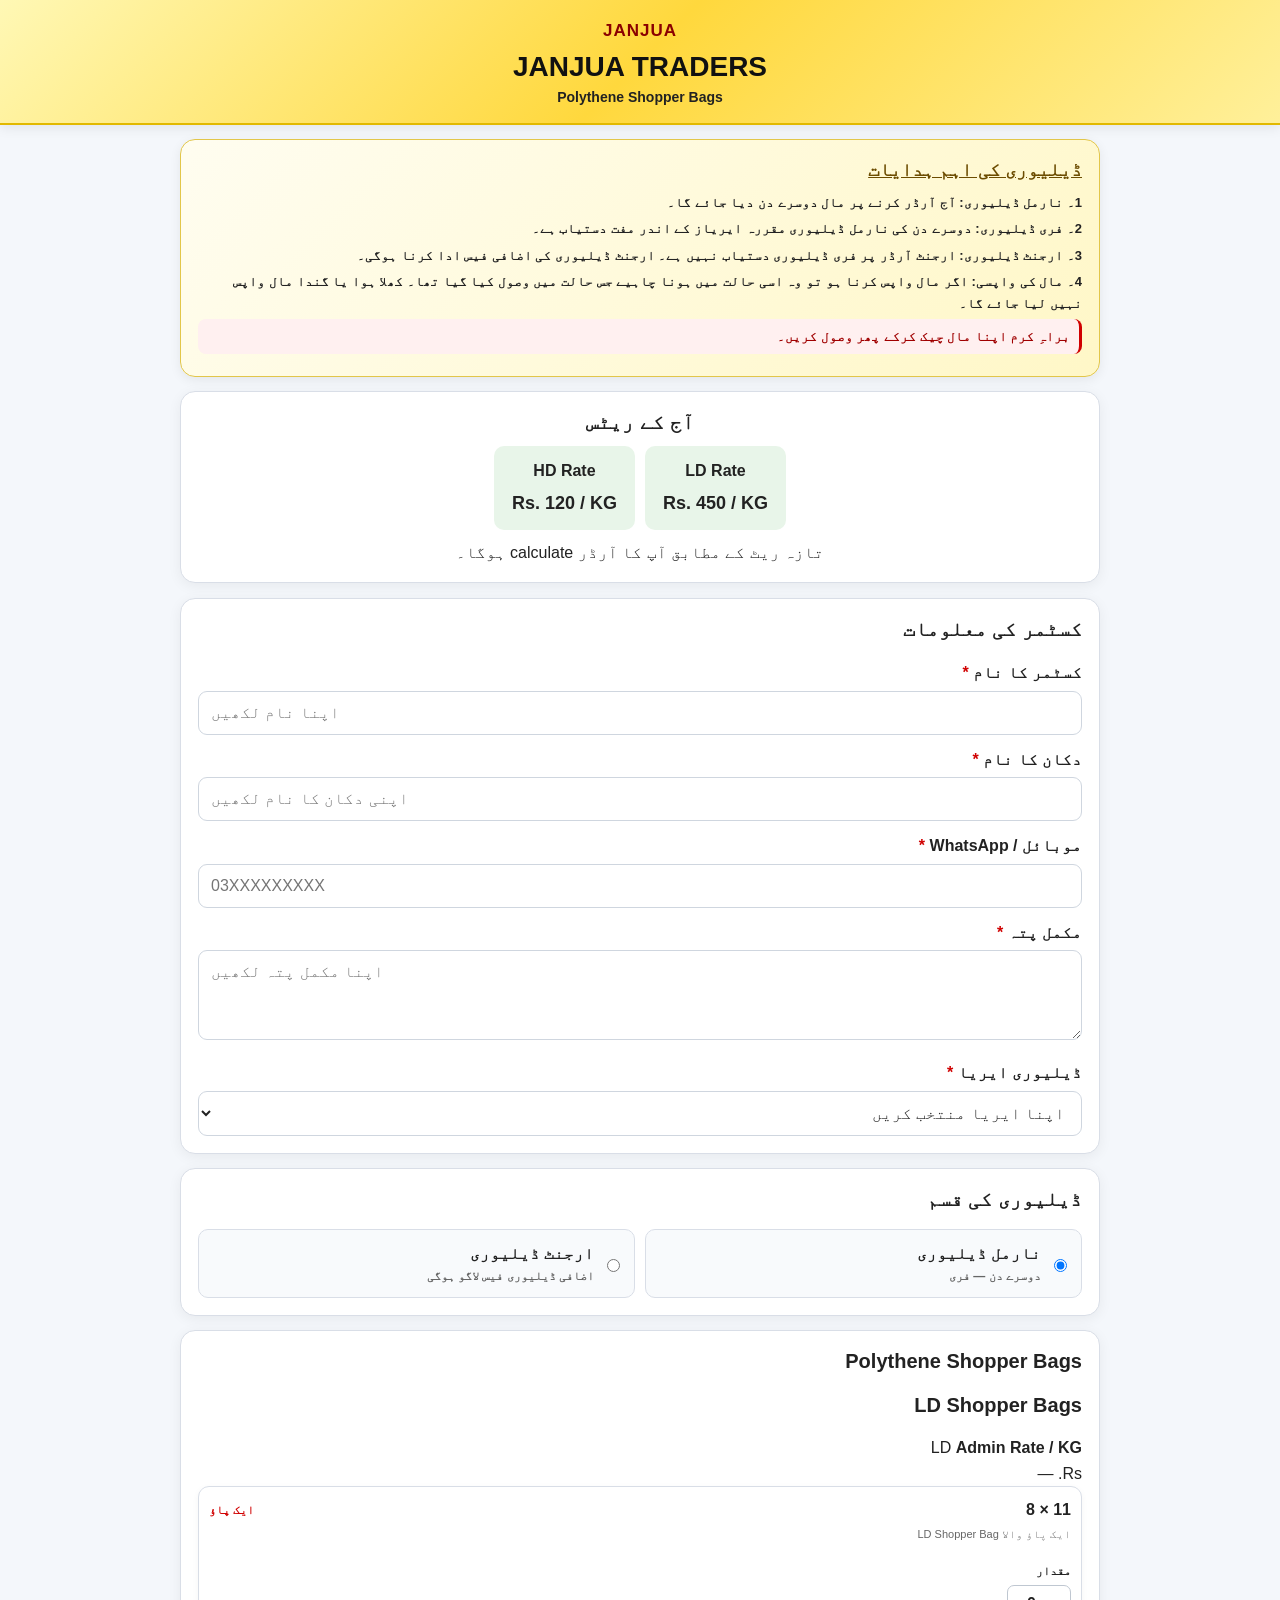
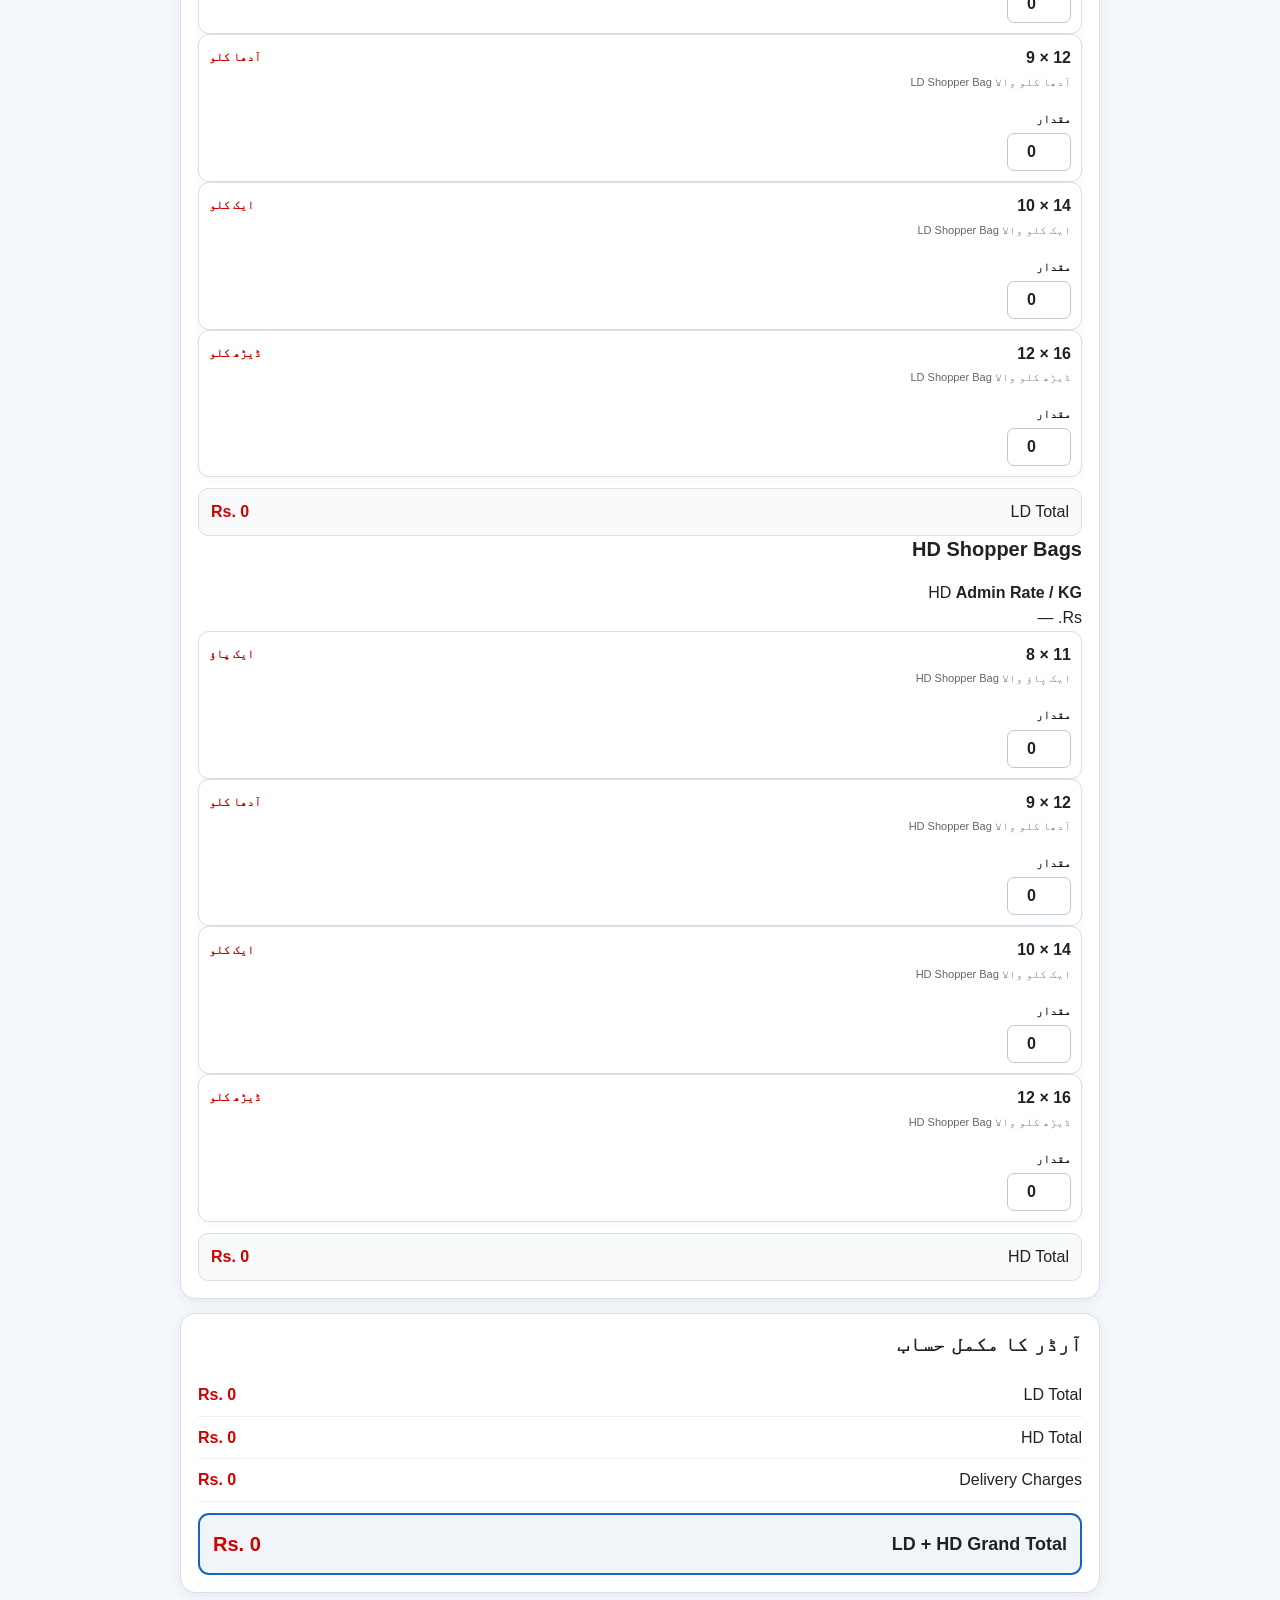
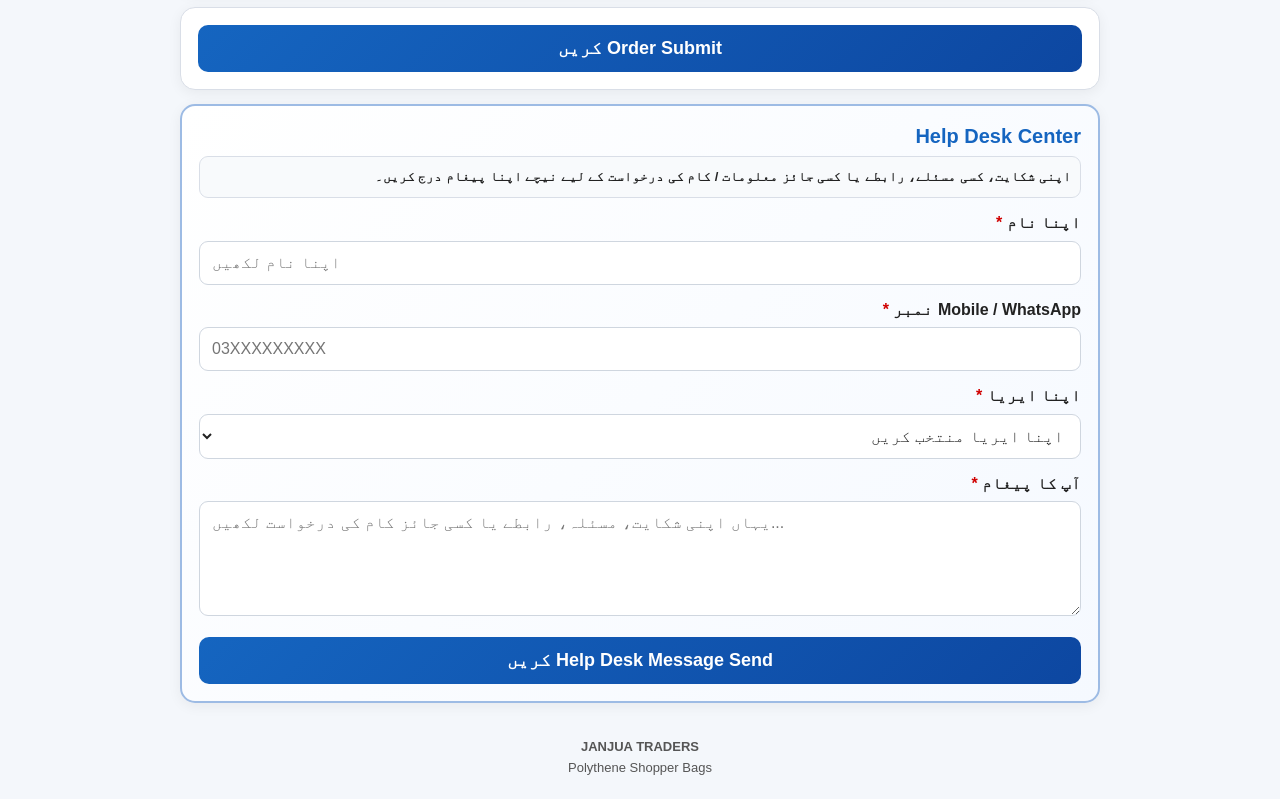
<file: PSB.html>
<!DOCTYPE html>
<html lang="ur" dir="rtl">

<head>

    <meta charset="UTF-8">

    <meta name="viewport"
          content="width=device-width, initial-scale=1.0">

    <title>Janjua Traders - Polythene Shopper Bags</title>

    <link rel="stylesheet"
          href="PSB.css">

</head>


<body>


<!-- =====================================================
     HEADER
===================================================== -->

<header class="main-header">

    <div class="monogram-area">

        <div class="logo-placeholder">
            JANJUA
        </div>

    </div>


    <div class="brand-name">
        JANJUA TRADERS
    </div>


    <div class="brand-subtitle">
        Polythene Shopper Bags
    </div>

</header>



<!-- =====================================================
     INSTRUCTIONS
===================================================== -->

<section class="instruction-card">

    <h2>
        ڈیلیوری کی اہم ہدایات
    </h2>

    <div class="instruction-list">

        <p>
            <strong>1۔ نارمل ڈیلیوری:</strong>
            آج آرڈر کرنے پر مال دوسرے دن دیا جائے گا۔
        </p>

        <p>
            <strong>2۔ فری ڈیلیوری:</strong>
            دوسرے دن کی نارمل ڈیلیوری مقررہ ایریاز کے اندر
            مفت دستیاب ہے۔
        </p>

        <p>
            <strong>3۔ ارجنٹ ڈیلیوری:</strong>
            ارجنٹ آرڈر پر فری ڈیلیوری دستیاب نہیں ہے۔
            ارجنٹ ڈیلیوری کی اضافی فیس ادا کرنا ہوگی۔
        </p>

        <p>
            <strong>4۔ مال کی واپسی:</strong>
            اگر مال واپس کرنا ہو تو وہ اسی حالت میں ہونا چاہیے
            جس حالت میں وصول کیا گیا تھا۔
            کھلا ہوا یا گندا مال واپس نہیں لیا جائے گا۔
        </p>

        <p class="important">
            براہِ کرم اپنا مال چیک کرکے پھر وصول کریں۔
        </p>

    </div>

</section>



<!-- =====================================================
     MAIN
===================================================== -->

<main class="container">


<!-- =====================================================
     CUSTOMER INFORMATION
===================================================== -->

<section class="card">

    <h2>
        کسٹمر کی معلومات
    </h2>


    <label for="customerName">
        کسٹمر کا نام
        <span class="required">*</span>
    </label>

    <input
        id="customerName"
        name="customerName"
        type="text"
        placeholder="اپنا نام لکھیں"
        required
    >


    <label for="shopName">
        دکان کا نام
        <span class="required">*</span>
    </label>

    <input
        id="shopName"
        name="shopName"
        type="text"
        placeholder="اپنی دکان کا نام لکھیں"
        required
    >


    <label for="phone">
        موبائل / WhatsApp
        <span class="required">*</span>
    </label>

    <input
        id="phone"
        name="phone"
        type="tel"
        inputmode="tel"
        placeholder="03XXXXXXXXX"
        required
    >


    <label for="address">
        مکمل پتہ
        <span class="required">*</span>
    </label>

    <textarea
        id="address"
        name="address"
        placeholder="اپنا مکمل پتہ لکھیں"
        required
    ></textarea>


    <label for="deliveryArea">
        ڈیلیوری ایریا
        <span class="required">*</span>
    </label>

    <select
        id="deliveryArea"
        name="deliveryArea"
        required
    >

        <option value="">
            اپنا ایریا منتخب کریں
        </option>

    </select>


    <div
        id="areaMessage"
        class="area-message"
        style="display:none;"
    ></div>

</section>



<!-- =====================================================
     DELIVERY TYPE
===================================================== -->

<section class="card">

    <h2>
        ڈیلیوری کی قسم
    </h2>


    <div class="delivery-options">

        <label class="delivery-option">

            <input
                type="radio"
                name="deliveryType"
                value="normal"
                checked
            >

            <span>
                نارمل ڈیلیوری
                <small>
                    دوسرے دن — فری
                </small>
            </span>

        </label>


        <label class="delivery-option">

            <input
                type="radio"
                name="deliveryType"
                value="urgent"
            >

            <span>
                ارجنٹ ڈیلیوری
                <small>
                    اضافی ڈیلیوری فیس لاگو ہوگی
                </small>
            </span>

        </label>

    </div>

</section>



<!-- =====================================================
     LD + HD TWO COLUMN SHOPPER SECTION
===================================================== -->

<section class="card shopper-main-card">

    <h2 class="shopper-main-title">
        Polythene Shopper Bags
    </h2>


    <div class="shopper-two-columns">


        <!-- =================================================
             LEFT SIDE = LD
        ================================================= -->

        <div class="shopper-column ld-column">


            <div class="shopper-column-header">

                <h2>
                    LD Shopper Bags
                </h2>


                <div class="admin-rate-box">

                    <span>
                        LD
                    </span>

                    <strong>
                        Admin Rate / KG
                    </strong>

                    <div
                        id="ldRateDisplay"
                        class="admin-rate-display"
                    >
                        Rs. —
                    </div>

                </div>

            </div>



            <!-- LD 8x11 -->

            <div class="bag-item">

                <div class="bag-title">

                    <strong>
                        8 × 11
                    </strong>

                    <span>
                        ایک پاؤ
                    </span>

                </div>


                <div class="bag-description">
                    ایک پاؤ والا LD Shopper Bag
                </div>


                <label>
                    مقدار
                </label>


                <input
                    class="bag-qty ld-qty"
                    data-size="8x11"
                    data-type="LD"
                    type="number"
                    min="0"
                    step="1"
                    value="0"
                >

            </div>



            <!-- LD 9x12 -->

            <div class="bag-item">

                <div class="bag-title">

                    <strong>
                        9 × 12
                    </strong>

                    <span>
                        آدھا کلو
                    </span>

                </div>


                <div class="bag-description">
                    آدھا کلو والا LD Shopper Bag
                </div>


                <label>
                    مقدار
                </label>


                <input
                    class="bag-qty ld-qty"
                    data-size="9x12"
                    data-type="LD"
                    type="number"
                    min="0"
                    step="1"
                    value="0"
                >

            </div>



            <!-- LD 10x14 -->

            <div class="bag-item">

                <div class="bag-title">

                    <strong>
                        10 × 14
                    </strong>

                    <span>
                        ایک کلو
                    </span>

                </div>


                <div class="bag-description">
                    ایک کلو والا LD Shopper Bag
                </div>


                <label>
                    مقدار
                </label>


                <input
                    class="bag-qty ld-qty"
                    data-size="10x14"
                    data-type="LD"
                    type="number"
                    min="0"
                    step="1"
                    value="0"
                >

            </div>



            <!-- LD 12x16 -->

            <div class="bag-item">

                <div class="bag-title">

                    <strong>
                        12 × 16
                    </strong>

                    <span>
                        ڈیڑھ کلو
                    </span>

                </div>


                <div class="bag-description">
                    ڈیڑھ کلو والا LD Shopper Bag
                </div>


                <label>
                    مقدار
                </label>


                <input
                    class="bag-qty ld-qty"
                    data-size="12x16"
                    data-type="LD"
                    type="number"
                    min="0"
                    step="1"
                    value="0"
                >

            </div>



            <!-- LD TOTAL -->

            <div class="subtotal-box ld-total-box">

                <span>
                    LD Total
                </span>

                <strong id="ldSubtotal">
                    Rs. 0
                </strong>

            </div>

        </div>



        <!-- =================================================
             RIGHT SIDE = HD
        ================================================= -->

        <div class="shopper-column hd-column">


            <div class="shopper-column-header">

                <h2>
                    HD Shopper Bags
                </h2>


                <div class="admin-rate-box">

                    <span>
                        HD
                    </span>

                    <strong>
                        Admin Rate / KG
                    </strong>

                    <div
                        id="hdRateDisplay"
                        class="admin-rate-display"
                    >
                        Rs. —
                    </div>

                </div>

            </div>



            <!-- HD 8x11 -->

            <div class="bag-item">

                <div class="bag-title">

                    <strong>
                        8 × 11
                    </strong>

                    <span>
                        ایک پاؤ
                    </span>

                </div>


                <div class="bag-description">
                    ایک پاؤ والا HD Shopper Bag
                </div>


                <label>
                    مقدار
                </label>


                <input
                    class="bag-qty hd-qty"
                    data-size="8x11"
                    data-type="HD"
                    type="number"
                    min="0"
                    step="1"
                    value="0"
                >

            </div>



            <!-- HD 9x12 -->

            <div class="bag-item">

                <div class="bag-title">

                    <strong>
                        9 × 12
                    </strong>

                    <span>
                        آدھا کلو
                    </span>

                </div>


                <div class="bag-description">
                    آدھا کلو والا HD Shopper Bag
                </div>


                <label>
                    مقدار
                </label>


                <input
                    class="bag-qty hd-qty"
                    data-size="9x12"
                    data-type="HD"
                    type="number"
                    min="0"
                    step="1"
                    value="0"
                >

            </div>



            <!-- HD 10x14 -->

            <div class="bag-item">

                <div class="bag-title">

                    <strong>
                        10 × 14
                    </strong>

                    <span>
                        ایک کلو
                    </span>

                </div>


                <div class="bag-description">
                    ایک کلو والا HD Shopper Bag
                </div>


                <label>
                    مقدار
                </label>


                <input
                    class="bag-qty hd-qty"
                    data-size="10x14"
                    data-type="HD"
                    type="number"
                    min="0"
                    step="1"
                    value="0"
                >

            </div>



            <!-- HD 12x16 -->

            <div class="bag-item">

                <div class="bag-title">

                    <strong>
                        12 × 16
                    </strong>

                    <span>
                        ڈیڑھ کلو
                    </span>

                </div>


                <div class="bag-description">
                    ڈیڑھ کلو والا HD Shopper Bag
                </div>


                <label>
                    مقدار
                </label>


                <input
                    class="bag-qty hd-qty"
                    data-size="12x16"
                    data-type="HD"
                    type="number"
                    min="0"
                    step="1"
                    value="0"
                >

            </div>



            <!-- HD TOTAL -->

            <div class="subtotal-box hd-total-box">

                <span>
                    HD Total
                </span>

                <strong id="hdSubtotal">
                    Rs. 0
                </strong>

            </div>

        </div>

    </div>

</section>



<!-- =====================================================
     FINAL TOTAL
===================================================== -->

<section class="card total-card">

    <h2>
        آرڈر کا مکمل حساب
    </h2>


    <div class="total-line">

        <span>
            LD Total
        </span>

        <strong id="finalLD">
            Rs. 0
        </strong>

    </div>


    <div class="total-line">

        <span>
            HD Total
        </span>

        <strong id="finalHD">
            Rs. 0
        </strong>

    </div>


    <div class="total-line">

        <span>
            Delivery Charges
        </span>

        <strong id="deliveryCharges">
            Rs. 0
        </strong>

    </div>


    <div class="grand-total">

        <span>
            LD + HD Grand Total
        </span>

        <strong id="grandTotal">
            Rs. 0
        </strong>

    </div>

</section>



<!-- =====================================================
     ORDER SUBMIT
===================================================== -->

<section class="card">

    <button
        id="submitOrder"
        type="button"
        class="submit-button"
    >
        Order Submit کریں
    </button>


    <div
        id="submitMessage"
        class="submit-message"
    ></div>

</section>


</main>



<!-- =====================================================
     FOOTER
===================================================== -->

<footer>

    <strong>
        JANJUA TRADERS
    </strong>

    <br>

    Polythene Shopper Bags

</footer>



<script src="PSB.js"></script>

</body>

</html>
</file>
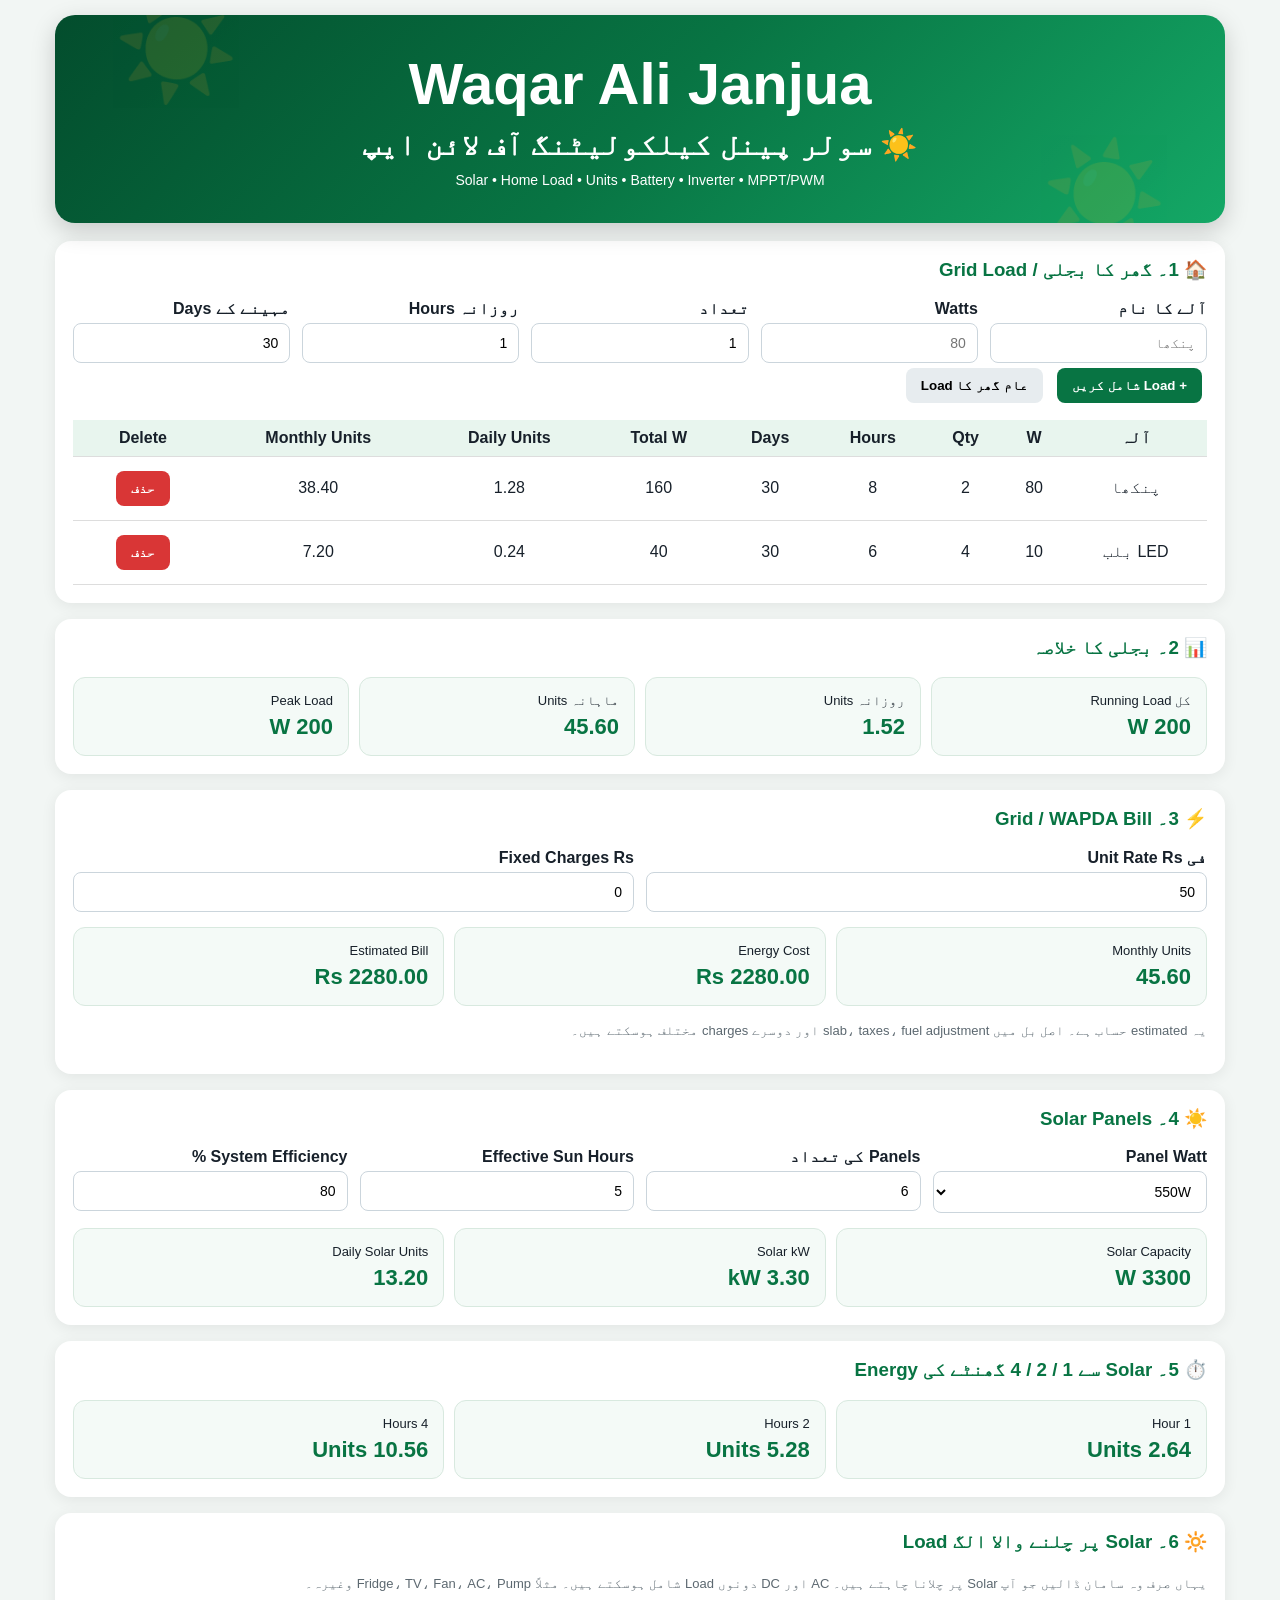
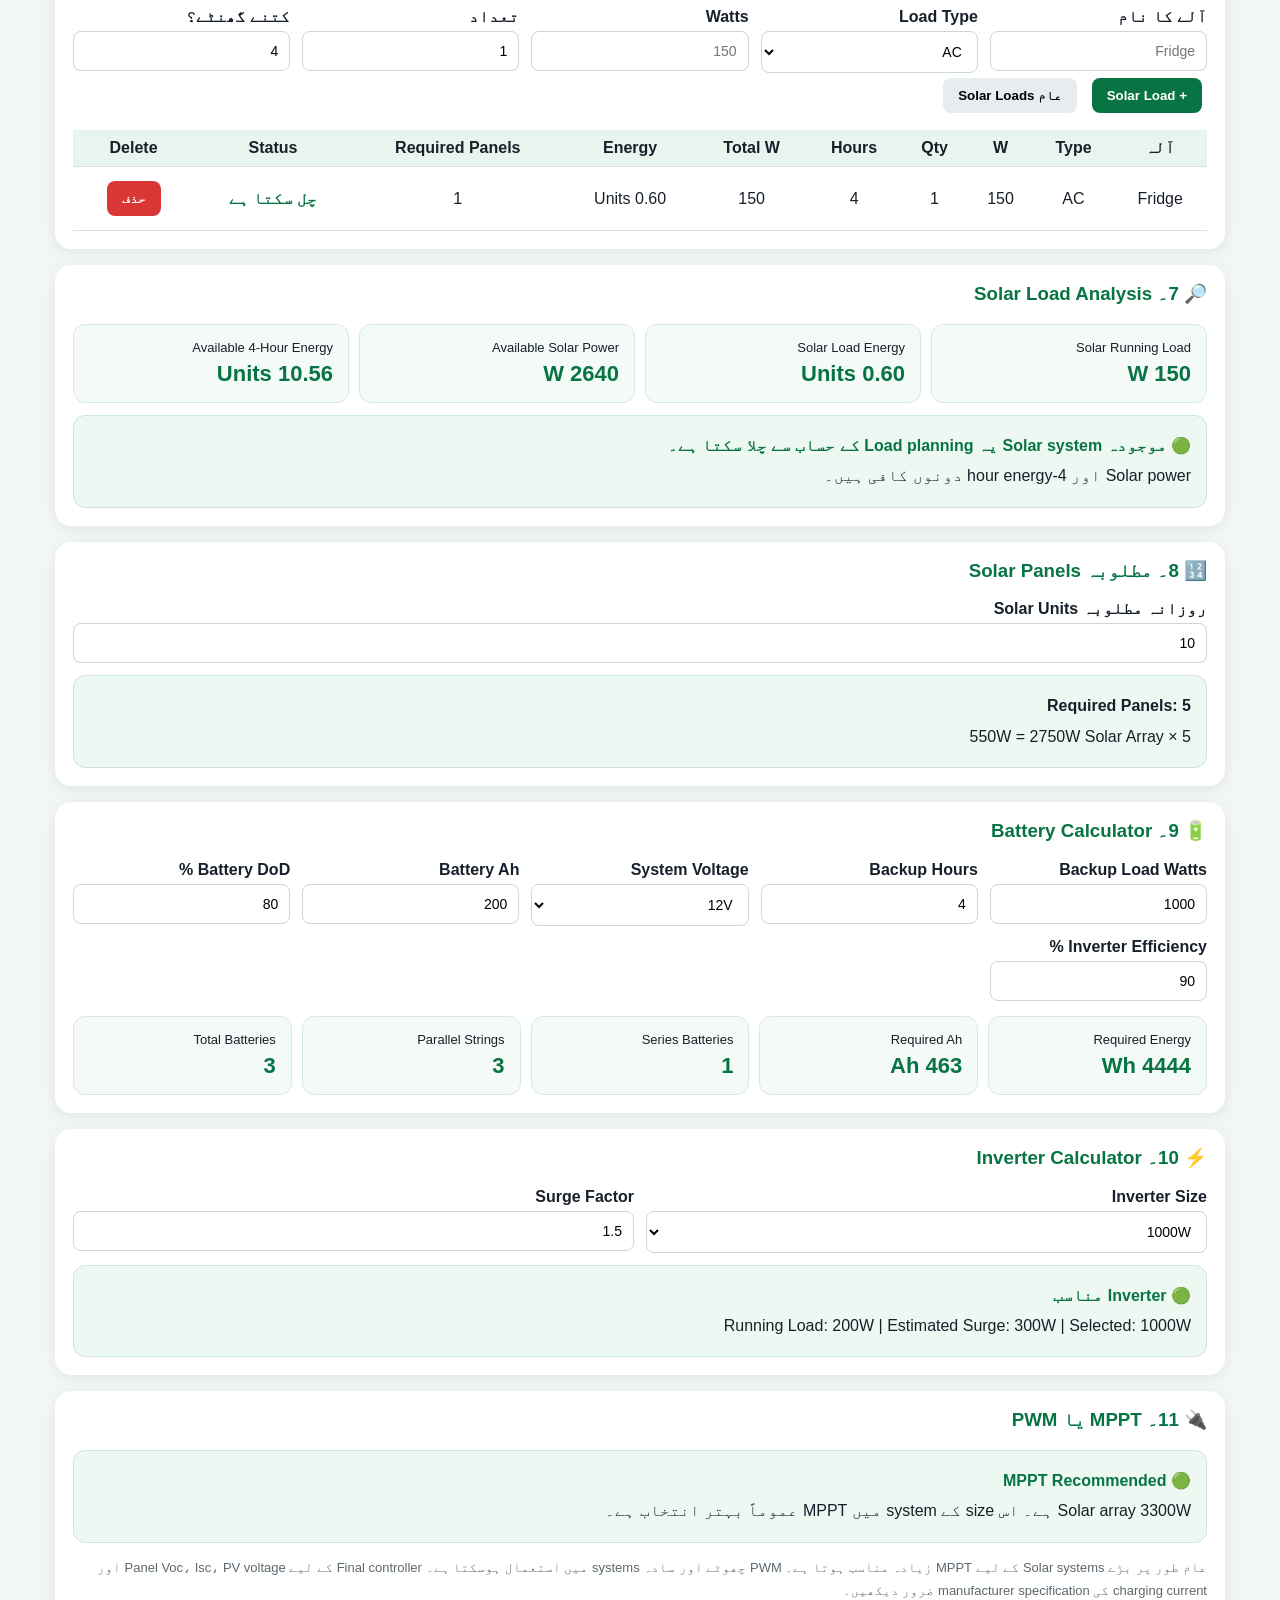
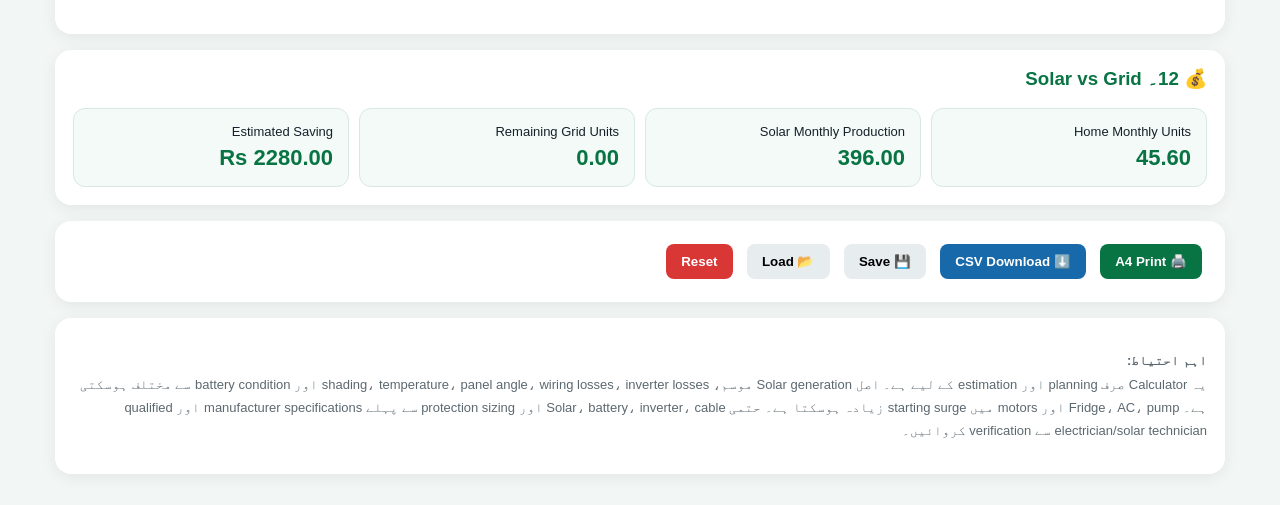
<file: solar calculator.html>
<!DOCTYPE html>
<html lang="ur" dir="rtl">
<head>
<meta charset="UTF-8">
<meta name="viewport" content="width=device-width, initial-scale=1.0">
<title>Waqar Ali Janjua - Solar Calculator</title>

<style>
*{box-sizing:border-box}

body{
    margin:0;
    font-family:Tahoma,Arial,sans-serif;
    background:#f2f6f4;
    color:#17202a;
}

.container{
    max-width:1200px;
    margin:auto;
    padding:15px;
}

.header{
    position:relative;
    overflow:hidden;
    text-align:center;
    color:white;
    padding:35px 15px;
    border-radius:20px;
    margin-bottom:18px;
    background:linear-gradient(135deg,#034d2d,#087443,#14a866);
    box-shadow:0 8px 25px rgba(0,0,0,.18);
}

.header h1{
    margin:0;
    font-size:clamp(30px,7vw,58px);
    font-weight:900;
    animation:glow 2.5s infinite;
}

.header h2{
    color:white;
    margin:10px 0 0;
    font-size:clamp(19px,4vw,30px);
}

.header p{
    margin:10px 0 0;
    font-size:14px;
}

.sun{
    position:absolute;
    font-size:100px;
    opacity:.12;
    animation:float 5s infinite ease-in-out;
}

.sun.one{left:5%;top:-25px}
.sun.two{right:5%;bottom:-30px;animation-delay:1s}

@keyframes glow{
    50%{
        text-shadow:0 0 25px white;
        transform:scale(1.02);
    }
}

@keyframes float{
    50%{transform:translateY(-15px) rotate(10deg)}
}

.card{
    background:white;
    border-radius:16px;
    padding:18px;
    margin-bottom:16px;
    box-shadow:0 3px 15px rgba(0,0,0,.07);
}

h3{
    margin-top:0;
    color:#087443;
}

.grid{
    display:grid;
    grid-template-columns:repeat(auto-fit,minmax(180px,1fr));
    gap:12px;
}

label{
    display:block;
    font-weight:bold;
    margin-bottom:5px;
}

input,select{
    width:100%;
    padding:11px;
    border:1px solid #cbd5dc;
    border-radius:8px;
    background:white;
    font-size:14px;
}

button{
    border:0;
    padding:10px 15px;
    margin:5px;
    border-radius:8px;
    cursor:pointer;
    font-weight:bold;
}

.green{background:#087443;color:white}
.gray{background:#e7ecef}
.red{background:#d93636;color:white}
.blue{background:#1769aa;color:white}

.metrics{
    display:grid;
    grid-template-columns:repeat(auto-fit,minmax(170px,1fr));
    gap:10px;
}

.metric{
    background:#f4faf7;
    border:1px solid #d8e9df;
    padding:15px;
    border-radius:12px;
}

.metric span{
    display:block;
    font-size:13px;
}

.metric strong{
    display:block;
    color:#087443;
    font-size:22px;
    margin-top:6px;
}

.table-scroll{
    overflow-x:auto;
}

table{
    width:100%;
    min-width:850px;
    border-collapse:collapse;
    margin-top:12px;
}

th,td{
    border-bottom:1px solid #ddd;
    padding:9px;
    text-align:center;
}

th{
    background:#e8f5ee;
}

.result{
    padding:15px;
    margin-top:12px;
    border-radius:12px;
    background:#eef8f2;
    border:1px solid #cce6d7;
    line-height:1.9;
}

.good{color:#087443;font-weight:bold}
.warn{color:#c77700;font-weight:bold}
.bad{color:#c62828;font-weight:bold}

.note{
    font-size:13px;
    line-height:1.8;
    color:#5c6870;
}

@media(max-width:600px){
    .header h1{font-size:32px}
    .header h2{font-size:19px}
}

@media print{
    body{background:white}
    .no-print{display:none!important}
    .card{box-shadow:none;border:1px solid #ddd}
    .header{
        color:black;
        background:white;
        border:1px solid #ddd;
    }
}
</style>
</head>

<body>

<div class="container">

<!-- HEADER -->

<div class="header">

<div class="sun one">☀️</div>
<div class="sun two">☀️</div>

<h1>Waqar Ali Janjua</h1>

<h2>☀️ سولر پینل کیلکولیٹنگ آف لائن ایپ</h2>

<p>
Solar • Home Load • Units • Battery • Inverter • MPPT/PWM
</p>

</div>


<!-- HOME LOAD -->

<div class="card">

<h3>🏠 1۔ گھر کا بجلی / Grid Load</h3>

<div class="grid no-print">

<div>
<label>آلے کا نام</label>
<input id="deviceName" placeholder="پنکھا">
</div>

<div>
<label>Watts</label>
<input id="deviceWatts" type="number" placeholder="80">
</div>

<div>
<label>تعداد</label>
<input id="deviceQty" type="number" value="1">
</div>

<div>
<label>روزانہ Hours</label>
<input id="deviceHours" type="number" value="1" step="0.1">
</div>

<div>
<label>مہینے کے Days</label>
<input id="deviceDays" type="number" value="30">
</div>

</div>

<div class="no-print">

<button class="green" onclick="addGridLoad()">
+ Load شامل کریں
</button>

<button class="gray" onclick="commonGridLoads()">
عام گھر کا Load
</button>

</div>

<div class="table-scroll">

<table>

<thead>

<tr>
<th>آلہ</th>
<th>W</th>
<th>Qty</th>
<th>Hours</th>
<th>Days</th>
<th>Total W</th>
<th>Daily Units</th>
<th>Monthly Units</th>
<th class="no-print">Delete</th>
</tr>

</thead>

<tbody id="gridTable"></tbody>

</table>

</div>

</div>


<!-- GRID SUMMARY -->

<div class="card">

<h3>📊 2۔ بجلی کا خلاصہ</h3>

<div class="metrics">

<div class="metric">
<span>کل Running Load</span>
<strong id="gridWatts">0 W</strong>
</div>

<div class="metric">
<span>روزانہ Units</span>
<strong id="gridDaily">0</strong>
</div>

<div class="metric">
<span>ماہانہ Units</span>
<strong id="gridMonthly">0</strong>
</div>

<div class="metric">
<span>Peak Load</span>
<strong id="gridPeak">0 W</strong>
</div>

</div>

</div>


<!-- BILL -->

<div class="card">

<h3>⚡ 3۔ Grid / WAPDA Bill</h3>

<div class="grid">

<div>
<label>فی Unit Rate Rs</label>
<input id="unitRate" type="number" value="50">
</div>

<div>
<label>Fixed Charges Rs</label>
<input id="fixedCharge" type="number" value="0">
</div>

</div>

<div class="metrics" style="margin-top:15px">

<div class="metric">
<span>Monthly Units</span>
<strong id="billUnits">0</strong>
</div>

<div class="metric">
<span>Energy Cost</span>
<strong id="energyCost">Rs 0</strong>
</div>

<div class="metric">
<span>Estimated Bill</span>
<strong id="estimatedBill">Rs 0</strong>
</div>

</div>

<p class="note">
یہ estimated حساب ہے۔ اصل بل میں slab، taxes، fuel adjustment اور
دوسرے charges مختلف ہوسکتے ہیں۔
</p>

</div>


<!-- SOLAR PANEL -->

<div class="card">

<h3>☀️ 4۔ Solar Panels</h3>

<div class="grid">

<div>
<label>Panel Watt</label>

<select id="panelWatt">

<option value="150">150W</option>
<option value="200">200W</option>
<option value="250">250W</option>
<option value="300">300W</option>
<option value="350">350W</option>
<option value="400">400W</option>
<option value="450">450W</option>
<option value="500">500W</option>
<option value="550" selected>550W</option>
<option value="600">600W</option>
<option value="650">650W</option>
<option value="700">700W</option>
<option value="750">750W</option>
<option value="800">800W</option>
<option value="850">850W</option>
<option value="900">900W</option>

</select>

</div>

<div>
<label>Panels کی تعداد</label>
<input id="panelQty" type="number" value="6">
</div>

<div>
<label>Effective Sun Hours</label>
<input id="sunHours" type="number" value="5" step="0.1">
</div>

<div>
<label>System Efficiency %</label>
<input id="solarEfficiency" type="number" value="80">
</div>

</div>

<div class="metrics" style="margin-top:15px">

<div class="metric">
<span>Solar Capacity</span>
<strong id="solarCapacity">0 W</strong>
</div>

<div class="metric">
<span>Solar kW</span>
<strong id="solarKW">0 kW</strong>
</div>

<div class="metric">
<span>Daily Solar Units</span>
<strong id="solarDaily">0</strong>
</div>

</div>

</div>


<!-- SOLAR TIME -->

<div class="card">

<h3>⏱️ 5۔ Solar سے 1 / 2 / 4 گھنٹے کی Energy</h3>

<div class="metrics">

<div class="metric">
<span>1 Hour</span>
<strong id="oneHour">0 Units</strong>
</div>

<div class="metric">
<span>2 Hours</span>
<strong id="twoHour">0 Units</strong>
</div>

<div class="metric">
<span>4 Hours</span>
<strong id="fourHour">0 Units</strong>
</div>

</div>

</div>


<!-- SOLAR LOAD -->

<div class="card">

<h3>🔆 6۔ Solar پر چلنے والا الگ Load</h3>

<p class="note">
یہاں صرف وہ سامان ڈالیں جو آپ Solar پر چلانا چاہتے ہیں۔
AC اور DC دونوں Load شامل ہوسکتے ہیں۔
مثلاً Fridge، TV، Fan، AC، Pump وغیرہ۔
</p>

<div class="grid no-print">

<div>
<label>آلے کا نام</label>
<input id="solarName" placeholder="Fridge">
</div>

<div>
<label>Load Type</label>

<select id="solarType">

<option>AC</option>
<option>DC</option>

</select>

</div>

<div>
<label>Watts</label>
<input id="solarWatts" type="number" placeholder="150">
</div>

<div>
<label>تعداد</label>
<input id="solarQty" type="number" value="1">
</div>

<div>
<label>کتنے گھنٹے؟</label>
<input id="solarHours" type="number" value="4" step="0.1">
</div>

</div>

<div class="no-print">

<button class="green" onclick="addSolarLoad()">
+ Solar Load
</button>

<button class="gray" onclick="commonSolarLoads()">
عام Solar Loads
</button>

</div>

<div class="table-scroll">

<table>

<thead>

<tr>
<th>آلہ</th>
<th>Type</th>
<th>W</th>
<th>Qty</th>
<th>Hours</th>
<th>Total W</th>
<th>Energy</th>
<th>Required Panels</th>
<th>Status</th>
<th class="no-print">Delete</th>
</tr>

</thead>

<tbody id="solarTable"></tbody>

</table>

</div>

</div>


<!-- SOLAR ANALYSIS -->

<div class="card">

<h3>🔎 7۔ Solar Load Analysis</h3>

<div class="metrics">

<div class="metric">
<span>Solar Running Load</span>
<strong id="solarLoadW">0 W</strong>
</div>

<div class="metric">
<span>Solar Load Energy</span>
<strong id="solarLoadUnits">0 Units</strong>
</div>

<div class="metric">
<span>Available Solar Power</span>
<strong id="availablePower">0 W</strong>
</div>

<div class="metric">
<span>Available 4-Hour Energy</span>
<strong id="availableEnergy">0 Units</strong>
</div>

</div>

<div id="solarResult" class="result">
Analysis
</div>

</div>


<!-- REQUIRED PANELS -->

<div class="card">

<h3>🔢 8۔ مطلوبہ Solar Panels</h3>

<div class="grid">

<div>
<label>روزانہ مطلوبہ Solar Units</label>
<input id="requiredUnits" type="number" value="10">
</div>

</div>

<div class="result">

<strong id="requiredPanels">
Required Panels: 0
</strong>

<br>

<span id="requiredDetails"></span>

</div>

</div>


<!-- BATTERY -->

<div class="card">

<h3>🔋 9۔ Battery Calculator</h3>

<div class="grid">

<div>
<label>Backup Load Watts</label>
<input id="backupLoad" type="number" value="1000">
</div>

<div>
<label>Backup Hours</label>
<input id="backupHours" type="number" value="4">
</div>

<div>
<label>System Voltage</label>

<select id="batteryVoltage">

<option value="12">12V</option>
<option value="24">24V</option>
<option value="48">48V</option>

</select>

</div>

<div>
<label>Battery Ah</label>
<input id="batteryAh" type="number" value="200">
</div>

<div>
<label>Battery DoD %</label>
<input id="batteryDod" type="number" value="80">
</div>

<div>
<label>Inverter Efficiency %</label>
<input id="inverterEff" type="number" value="90">
</div>

</div>

<div class="metrics" style="margin-top:15px">

<div class="metric">
<span>Required Energy</span>
<strong id="batteryEnergy">0 Wh</strong>
</div>

<div class="metric">
<span>Required Ah</span>
<strong id="requiredAh">0 Ah</strong>
</div>

<div class="metric">
<span>Series Batteries</span>
<strong id="seriesBat">0</strong>
</div>

<div class="metric">
<span>Parallel Strings</span>
<strong id="parallelBat">0</strong>
</div>

<div class="metric">
<span>Total Batteries</span>
<strong id="totalBat">0</strong>
</div>

</div>

</div>


<!-- INVERTER -->

<div class="card">

<h3>⚡ 10۔ Inverter Calculator</h3>

<div class="grid">

<div>
<label>Inverter Size</label>

<select id="inverterSize">

<option value="1000">1000W</option>
<option value="2000">2000W</option>
<option value="3000">3000W</option>
<option value="4000">4000W</option>
<option value="5000">5000W</option>
<option value="6000">6000W</option>

</select>

</div>

<div>
<label>Surge Factor</label>
<input id="surgeFactor" type="number" value="1.5" step="0.1">
</div>

</div>

<div class="result">

<strong id="inverterResult">
Inverter Result
</strong>

<br>

<span id="inverterDetails"></span>

</div>

</div>


<!-- MPPT PWM -->

<div class="card">

<h3>🔌 11۔ MPPT یا PWM</h3>

<div class="result">

<strong id="controllerResult">
Controller
</strong>

<br>

<span id="controllerDetails"></span>

</div>

<p class="note">
عام طور پر بڑے Solar systems کے لیے MPPT زیادہ مناسب ہوتا ہے۔
PWM چھوٹے اور سادہ systems میں استعمال ہوسکتا ہے۔
Final controller کے لیے Panel Voc، Isc، PV voltage اور charging current
کی manufacturer specification ضرور دیکھیں۔
</p>

</div>


<!-- COMPARISON -->

<div class="card">

<h3>💰 12۔ Solar vs Grid</h3>

<div class="metrics">

<div class="metric">
<span>Home Monthly Units</span>
<strong id="compareGrid">0</strong>
</div>

<div class="metric">
<span>Solar Monthly Production</span>
<strong id="compareSolar">0</strong>
</div>

<div class="metric">
<span>Remaining Grid Units</span>
<strong id="remainingUnits">0</strong>
</div>

<div class="metric">
<span>Estimated Saving</span>
<strong id="saving">Rs 0</strong>
</div>

</div>

</div>


<!-- BUTTONS -->

<div class="card no-print">

<button class="green" onclick="window.print()">
🖨️ A4 Print
</button>

<button class="blue" onclick="downloadCSV()">
⬇️ CSV Download
</button>

<button class="gray" onclick="saveAll()">
💾 Save
</button>

<button class="gray" onclick="loadAll()">
📂 Load
</button>

<button class="red" onclick="resetAll()">
Reset
</button>

</div>


<div class="card">

<p class="note">

<strong>اہم احتیاط:</strong><br>

یہ Calculator صرف planning اور estimation کے لیے ہے۔
اصل Solar generation موسم، shading، temperature، panel angle،
wiring losses، inverter losses اور battery condition سے مختلف ہوسکتی ہے۔

Fridge، AC، pump اور motors میں starting surge زیادہ ہوسکتا ہے۔
حتمی Solar، battery، inverter، cable اور protection sizing سے پہلے
manufacturer specifications اور qualified electrician/solar technician
سے verification کروائیں۔

</p>

</div>

</div>


<script>

let gridLoads =
JSON.parse(localStorage.getItem("gridLoads") || "null") || [

{
name:"پنکھا",
watts:80,
qty:2,
hours:8,
days:30
},

{
name:"LED بلب",
watts:10,
qty:4,
hours:6,
days:30
}

];


let solarLoads =
JSON.parse(localStorage.getItem("solarLoads") || "null") || [

{
name:"Fridge",
type:"AC",
watts:150,
qty:1,
hours:4
}

];


function N(id){

return Math.max(
0,
parseFloat(document.getElementById(id).value) || 0
);

}


function esc(text){

return String(text)
.replace(/&/g,"&amp;")
.replace(/</g,"&lt;")
.replace(/>/g,"&gt;")
.replace(/"/g,"&quot;")
.replace(/'/g,"&#039;");

}


/* GRID LOAD */

function addGridLoad(){

let watts=N("deviceWatts");

if(watts<=0){

alert("Watts درج کریں");

return;

}

gridLoads.push({

name:
document.getElementById("deviceName").value.trim()
|| "نیا آلہ",

watts:watts,

qty:Math.max(1,N("deviceQty")),

hours:N("deviceHours"),

days:Math.max(1,N("deviceDays"))

});

document.getElementById("deviceName").value="";
document.getElementById("deviceWatts").value="";

calculate();

}


function commonGridLoads(){

gridLoads.push(

{
name:"پنکھا",
watts:80,
qty:2,
hours:8,
days:30
},

{
name:"LED بلب",
watts:10,
qty:4,
hours:6,
days:30
},

{
name:"TV",
watts:100,
qty:1,
hours:5,
days:30
},

{
name:"فریج",
watts:150,
qty:1,
hours:8,
days:30
},

{
name:"Water Pump",
watts:750,
qty:1,
hours:1,
days:30
},

{
name:"AC",
watts:1200,
qty:1,
hours:4,
days:30
}

);

calculate();

}


function deleteGrid(i){

gridLoads.splice(i,1);

calculate();

}


/* SOLAR LOAD */

function addSolarLoad(){

let watts=N("solarWatts");

if(watts<=0){

alert("Solar Load Watts درج کریں");

return;

}

solarLoads.push({

name:
document.getElementById("solarName").value.trim()
|| "Solar Appliance",

type:
document.getElementById("solarType").value,

watts:watts,

qty:Math.max(1,N("solarQty")),

hours:N("solarHours")

});

document.getElementById("solarName").value="";
document.getElementById("solarWatts").value="";

calculate();

}


function commonSolarLoads(){

solarLoads.push(

{
name:"Fridge 1",
type:"AC",
watts:150,
qty:1,
hours:4
},

{
name:"Fridge 2",
type:"AC",
watts:150,
qty:1,
hours:4
},

{
name:"TV",
type:"AC",
watts:100,
qty:1,
hours:4
},

{
name:"Fan",
type:"AC",
watts:80,
qty:2,
hours:6
},

{
name:"DC Fan",
type:"DC",
watts:40,
qty:2,
hours:6
},

{
name:"AC",
type:"AC",
watts:1200,
qty:1,
hours:4
}

);

calculate();

}


function deleteSolar(i){

solarLoads.splice(i,1);

calculate();

}


/* MAIN CALCULATION */

function calculate(){

let totalW=0;
let daily=0;
let monthly=0;

let table=document.getElementById("gridTable");

table.innerHTML="";


gridLoads.forEach((d,i)=>{

let W=d.watts*d.qty;

let dailyWh=W*d.hours;

let dailyUnits=dailyWh/1000;

let monthlyUnits=dailyUnits*d.days;

totalW+=W;
daily+=dailyUnits;
monthly+=monthlyUnits;


table.innerHTML+=`

<tr>

<td>${esc(d.name)}</td>

<td>${d.watts}</td>

<td>${d.qty}</td>

<td>${d.hours}</td>

<td>${d.days}</td>

<td>${W.toFixed(0)}</td>

<td>${dailyUnits.toFixed(2)}</td>

<td>${monthlyUnits.toFixed(2)}</td>

<td class="no-print">

<button class="red"
onclick="deleteGrid(${i})">

حذف

</button>

</td>

</tr>

`;

});


document.getElementById("gridWatts")
.textContent=totalW.toFixed(0)+" W";

document.getElementById("gridPeak")
.textContent=totalW.toFixed(0)+" W";

document.getElementById("gridDaily")
.textContent=daily.toFixed(2);

document.getElementById("gridMonthly")
.textContent=monthly.toFixed(2);


/* BILL */

let rate=N("unitRate");

let fixed=N("fixedCharge");

let energyCost=monthly*rate;

document.getElementById("billUnits")
.textContent=monthly.toFixed(2);

document.getElementById("energyCost")
.textContent="Rs "+energyCost.toFixed(2);

document.getElementById("estimatedBill")
.textContent=
"Rs "+(energyCost+fixed).toFixed(2);


/* SOLAR */

let panel=N("panelWatt");

let panelQty=N("panelQty");

let sun=N("sunHours");

let efficiency=N("solarEfficiency")/100;

let capacity=panel*panelQty;

let availablePower=capacity*efficiency;

let dailySolar=
capacity*sun*efficiency/1000;

let monthlySolar=
dailySolar*30;


document.getElementById("solarCapacity")
.textContent=
capacity.toFixed(0)+" W";

document.getElementById("solarKW")
.textContent=
(capacity/1000).toFixed(2)+" kW";

document.getElementById("solarDaily")
.textContent=
dailySolar.toFixed(2);


document.getElementById("oneHour")
.textContent=
(capacity*efficiency/1000).toFixed(2)+" Units";

document.getElementById("twoHour")
.textContent=
(capacity*2*efficiency/1000).toFixed(2)+" Units";

document.getElementById("fourHour")
.textContent=
(capacity*4*efficiency/1000).toFixed(2)+" Units";


/* REQUIRED PANELS */

let requiredUnits=N("requiredUnits");

let panelEnergy=
panel*sun*efficiency/1000;

let requiredPanels=
panelEnergy>0
?Math.ceil(requiredUnits/panelEnergy)
:0;


document.getElementById("requiredPanels")
.textContent=
"Required Panels: "+requiredPanels;

document.getElementById("requiredDetails")
.textContent=
requiredPanels+
" × "+
panel+
"W = "+
(requiredPanels*panel)+
"W Solar Array";


/* SOLAR LOAD TABLE */

let solarTable=
document.getElementById("solarTable");

solarTable.innerHTML="";

let solarRunning=0;
let solarEnergy=0;


solarLoads.forEach((d,i)=>{

let W=d.watts*d.qty;

let energyWh=W*d.hours;

solarRunning+=W;

solarEnergy+=energyWh;


/*
Effective panel power is used for planning.
This is not a replacement for actual inverter sizing.
*/

let panelsNeeded=
availablePower>0
?Math.ceil(W/availablePower*panelQty)
:0;

let status=
availablePower>=W
?"چل سکتا ہے"
:"ناکافی";

let statusClass=
availablePower>=W
?"good"
:"bad";


solarTable.innerHTML+=`

<tr>

<td>${esc(d.name)}</td>

<td>${d.type}</td>

<td>${d.watts}</td>

<td>${d.qty}</td>

<td>${d.hours}</td>

<td>${W.toFixed(0)}</td>

<td>${(energyWh/1000).toFixed(2)} Units</td>

<td>${panelsNeeded}</td>

<td class="${statusClass}">
${status}
</td>

<td class="no-print">

<button class="red"
onclick="deleteSolar(${i})">

حذف

</button>

</td>

</tr>

`;

});


let available4=
capacity*4*efficiency/1000;

document.getElementById("solarLoadW")
.textContent=
solarRunning.toFixed(0)+" W";

document.getElementById("solarLoadUnits")
.textContent=
(solarEnergy/1000).toFixed(2)+" Units";

document.getElementById("availablePower")
.textContent=
availablePower.toFixed(0)+" W";

document.getElementById("availableEnergy")
.textContent=
available4.toFixed(2)+" Units";


let result=
document.getElementById("solarResult");

if(
availablePower>=solarRunning &&
available4>=solarEnergy/1000
){

result.innerHTML=
"<span class='good'>🟢 موجودہ Solar system یہ Load planning کے حساب سے چلا سکتا ہے۔</span><br>"+
"Solar power اور 4-hour energy دونوں کافی ہیں۔";

}

else if(
availablePower>=solarRunning
){

result.innerHTML=
"<span class='warn'>🟡 Running power کافی ہے لیکن 4 گھنٹے کی Energy کم پڑ سکتی ہے۔</span><br>"+
"Battery یا Grid backup کی ضرورت ہوسکتی ہے۔";

}

else{

result.innerHTML=
"<span class='bad'>🔴 موجودہ Solar power ناکافی ہے۔</span><br>"+
"مزید panels، load reduction یا مناسب battery/inverter sizing درکار ہے۔";

}


/* BATTERY */

let backupLoad=N("backupLoad");

let backupHours=N("backupHours");

let batteryVoltage=N("batteryVoltage");

let batteryAh=N("batteryAh");

let dod=N("batteryDod")/100;

let inverterEfficiency=
N("inverterEff")/100;


if(
backupLoad>0 &&
backupHours>0 &&
batteryVoltage>0 &&
batteryAh>0 &&
dod>0 &&
inverterEfficiency>0
){

let energy=
backupLoad*backupHours/
inverterEfficiency;

let requiredAh=
energy/
(batteryVoltage*dod);

let series=
batteryVoltage/12;

let parallel=
Math.ceil(requiredAh/batteryAh);

let total=
series*parallel;


document.getElementById("batteryEnergy")
.textContent=
energy.toFixed(0)+" Wh";

document.getElementById("requiredAh")
.textContent=
requiredAh.toFixed(0)+" Ah";

document.getElementById("seriesBat")
.textContent=
series.toFixed(0);

document.getElementById("parallelBat")
.textContent=
parallel;

document.getElementById("totalBat")
.textContent=
total;

}


/* INVERTER */

let inverter=N("inverterSize");

let surge=N("surgeFactor");

let runningLoad=
Math.max(
totalW,
solarRunning
);

let surgeNeed=
runningLoad*surge;

let inverterResult=
document.getElementById("inverterResult");


if(inverter>=surgeNeed){

inverterResult.textContent=
"🟢 Inverter مناسب";

inverterResult.className="good";

}

else if(inverter>=runningLoad){

inverterResult.textContent=
"🟡 Running Load چل سکتا ہے، Surge margin کم ہے";

inverterResult.className="warn";

}

else{

inverterResult.textContent=
"🔴 Inverter ناکافی ہے";

inverterResult.className="bad";

}


document.getElementById("inverterDetails")
.textContent=
"Running Load: "+
runningLoad.toFixed(0)+
"W | Estimated Surge: "+
surgeNeed.toFixed(0)+
"W | Selected: "+
inverter+
"W";


/* MPPT / PWM */

let controller=
document.getElementById("controllerResult");

let controllerDetails=
document.getElementById("controllerDetails");


if(capacity>=1000){

controller.textContent=
"🟢 MPPT Recommended";

controller.className="good";

controllerDetails.textContent=
"Solar array "+capacity+
"W ہے۔ اس size کے system میں MPPT عموماً بہتر انتخاب ہے۔";

}

else{

controller.textContent=
"🟡 MPPT بہتر، PWM بھی چھوٹے system میں ممکن";

controller.className="warn";

controllerDetails.textContent=
"چھوٹے system میں PWM استعمال ہوسکتا ہے، مگر MPPT efficiency اور voltage flexibility کے لیے بہتر ہوسکتا ہے۔";

}


/* SOLAR VS GRID */

let remaining=
Math.max(
0,
monthly-monthlySolar
);

let saving=
Math.min(
monthly,
monthlySolar
)*rate;


document.getElementById("compareGrid")
.textContent=
monthly.toFixed(2);

document.getElementById("compareSolar")
.textContent=
monthlySolar.toFixed(2);

document.getElementById("remainingUnits")
.textContent=
remaining.toFixed(2);

document.getElementById("saving")
.textContent=
"Rs "+saving.toFixed(2);


/* LOCAL STORAGE */

localStorage.setItem(
"gridLoads",
JSON.stringify(gridLoads)
);

localStorage.setItem(
"solarLoads",
JSON.stringify(solarLoads)
);

}


/* SAVE */

function saveAll(){

localStorage.setItem(
"gridLoads",
JSON.stringify(gridLoads)
);

localStorage.setItem(
"solarLoads",
JSON.stringify(solarLoads)
);

alert("تمام Data محفوظ ہوگیا۔");

}


/* LOAD */

function loadAll(){

gridLoads=
JSON.parse(
localStorage.getItem("gridLoads") ||
"[]"
);

solarLoads=
JSON.parse(
localStorage.getItem("solarLoads") ||
"[]"
);

calculate();

alert("Saved Data Load ہوگیا۔");

}


/* RESET */

function resetAll(){

if(
!confirm(
"کیا تمام Load Data ختم کرنا چاہتے ہیں؟"
)
){

return;

}

gridLoads=[];

solarLoads=[];

localStorage.removeItem("gridLoads");

localStorage.removeItem("solarLoads");

calculate();

}


/* CSV */

function downloadCSV(){

let csv=
"Section,Name,Type,Watts,Quantity,Hours,Days,Energy Units\n";


gridLoads.forEach(d=>{

let energy=
d.watts*
d.qty*
d.hours*
d.days/
1000;

csv+=
`Grid,"${d.name}","AC",${d.watts},${d.qty},${d.hours},${d.days},${energy.toFixed(2)}\n`;

});


solarLoads.forEach(d=>{

let energy=
d.watts*
d.qty*
d.hours/
1000;

csv+=
`Solar,"${d.name}","${d.type}",${d.watts},${d.qty},${d.hours},"",${energy.toFixed(2)}\n`;

});


let blob=
new Blob(
["\ufeff"+csv],
{
type:"text/csv;charset=utf-8"
}
);

let link=
document.createElement("a");

link.href=
URL.createObjectURL(blob);

link.download=
"Waqar_Ali_Janjua_Solar_Calculator.csv";

link.click();

}


/* LIVE CALCULATION */

document
.querySelectorAll("input,select")
.forEach(el=>{

el.addEventListener(
"input",
calculate
);

el.addEventListener(
"change",
calculate
);

});


calculate();

</script>

</body>
</html>
</file>
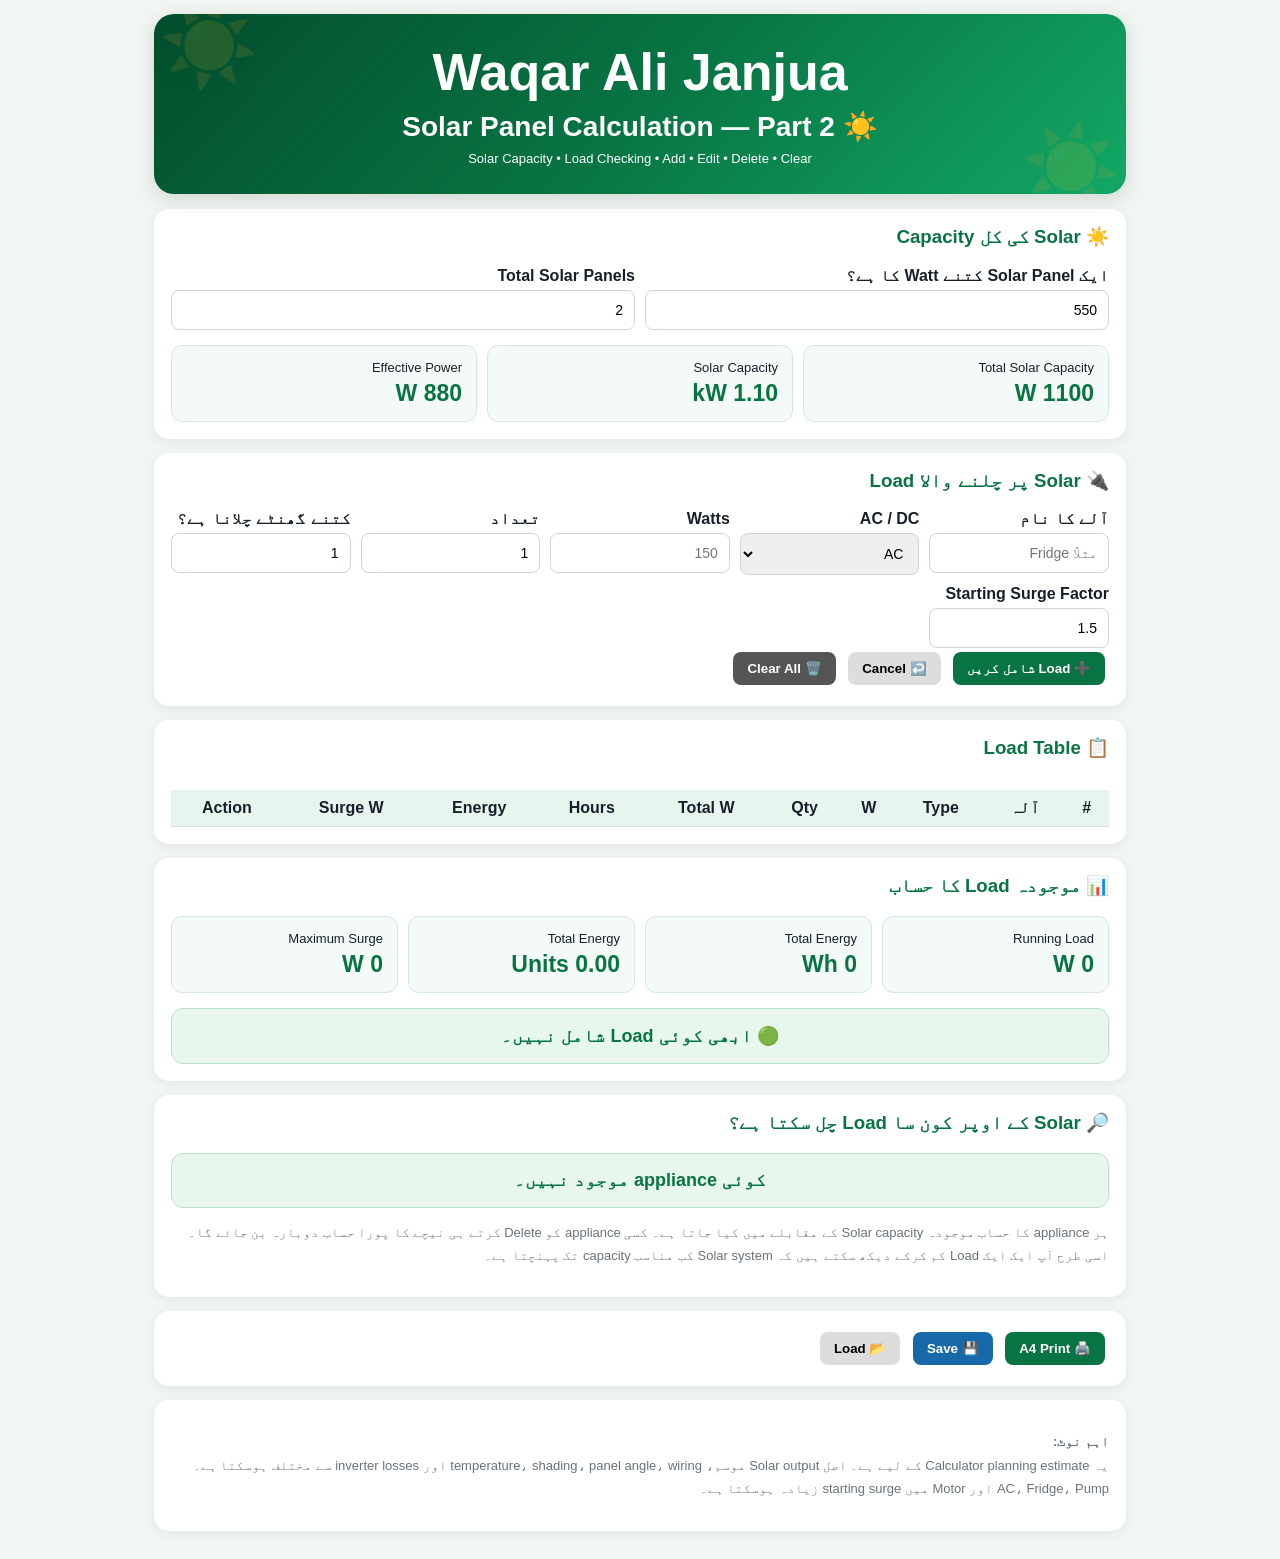
<file: Solar col2.html>
<!DOCTYPE html>
<html lang="ur" dir="rtl">
<head>
<meta charset="UTF-8">
<meta name="viewport" content="width=device-width,initial-scale=1.0">

<title>Waqar Ali Janjua - Solar Panel Calculation Part 2</title>

<style>
*{box-sizing:border-box}

body{
    margin:0;
    font-family:Tahoma,Arial,sans-serif;
    background:#f1f6f3;
    color:#17202a;
}

.container{
    max-width:1000px;
    margin:auto;
    padding:14px;
}

/* HEADER */

.header{
    background:linear-gradient(135deg,#034d2d,#087443,#13a866);
    color:white;
    text-align:center;
    padding:28px 15px;
    border-radius:20px;
    margin-bottom:15px;
    overflow:hidden;
    position:relative;
    box-shadow:0 5px 20px #0002;
}

.header h1{
    margin:0;
    font-size:clamp(30px,7vw,52px);
    animation:nameAnim 3s infinite;
}

.header h2{
    margin:8px 0 0;
    color:white;
    font-size:clamp(19px,4vw,28px);
}

.header p{
    margin:8px 0 0;
    font-size:13px;
}

.sun{
    position:absolute;
    font-size:80px;
    opacity:.12;
    animation:sunAnim 5s infinite;
}

.sun1{
    left:5px;
    top:-15px;
}

.sun2{
    right:5px;
    bottom:-20px;
}

@keyframes nameAnim{
    0%,100%{transform:scale(1)}
    50%{
        transform:scale(1.04);
        text-shadow:0 0 20px white;
    }
}

@keyframes sunAnim{
    50%{
        transform:rotate(20deg) translateY(-10px);
    }
}

/* CARDS */

.card{
    background:white;
    padding:17px;
    border-radius:15px;
    margin-bottom:14px;
    box-shadow:0 3px 12px #00000010;
}

h3{
    color:#087443;
    margin-top:0;
}

/* INPUT */

.grid{
    display:grid;
    grid-template-columns:repeat(auto-fit,minmax(170px,1fr));
    gap:10px;
}

label{
    display:block;
    font-weight:bold;
    margin-bottom:5px;
}

input,select{
    width:100%;
    padding:11px;
    border:1px solid #ccd5d9;
    border-radius:8px;
    font-size:14px;
}

/* BUTTONS */

button{
    border:0;
    padding:9px 14px;
    margin:4px;
    border-radius:8px;
    cursor:pointer;
    font-weight:bold;
}

.add{
    background:#087443;
    color:white;
}

.edit{
    background:#1769aa;
    color:white;
}

.delete{
    background:#d93636;
    color:white;
}

.clear{
    background:#555;
    color:white;
}

.cancel{
    background:#ddd;
}

/* RESULT */

.metrics{
    display:grid;
    grid-template-columns:repeat(auto-fit,minmax(170px,1fr));
    gap:10px;
}

.metric{
    background:#f4faf7;
    border:1px solid #d5e8dd;
    padding:14px;
    border-radius:11px;
}

.metric span{
    display:block;
    font-size:13px;
}

.metric strong{
    display:block;
    color:#087443;
    font-size:23px;
    margin-top:5px;
}

/* TABLE */

.tableScroll{
    overflow-x:auto;
}

table{
    width:100%;
    min-width:720px;
    border-collapse:collapse;
    margin-top:12px;
}

th,td{
    border-bottom:1px solid #ddd;
    padding:9px;
    text-align:center;
}

th{
    background:#e8f5ee;
}

/* STATUS */

.status{
    margin-top:15px;
    padding:16px;
    border-radius:12px;
    text-align:center;
    font-size:18px;
    font-weight:bold;
}

.good{
    background:#e7f7ed;
    color:#087443;
    border:1px solid #b9dfc7;
}

.bad{
    background:#fff0f0;
    color:#c62828;
    border:1px solid #efbcbc;
}

.warning{
    background:#fff8e8;
    color:#b56a00;
    border:1px solid #efd69a;
}

.note{
    font-size:13px;
    color:#68737b;
    line-height:1.8;
}

/* MOBILE */

@media(max-width:600px){

    .header h1{
        font-size:32px;
    }

    .header h2{
        font-size:19px;
    }
}

/* PRINT */

@media print{

    body{
        background:white;
    }

    .noPrint{
        display:none!important;
    }

    .card{
        box-shadow:none;
        border:1px solid #ddd;
    }

    .header{
        background:white;
        color:black;
        border:1px solid #ddd;
    }

    .header h2{
        color:black;
    }
}
</style>
</head>

<body>

<div class="container">

<!-- HEADER -->

<div class="header">

<div class="sun sun1">☀️</div>
<div class="sun sun2">☀️</div>

<h1>Waqar Ali Janjua</h1>

<h2>☀️ Solar Panel Calculation — Part 2</h2>

<p>
Solar Capacity • Load Checking • Add • Edit • Delete • Clear
</p>

</div>


<!-- SOLAR CAPACITY -->

<div class="card">

<h3>☀️ Solar کی کل Capacity</h3>

<div class="grid">

<div>

<label>ایک Solar Panel کتنے Watt کا ہے؟</label>

<input
id="panelWatt"
type="number"
value="550"
min="1"
oninput="calculate()">

</div>


<div>

<label>Total Solar Panels</label>

<input
id="panelQty"
type="number"
value="2"
min="0"
oninput="calculate()">

</div>

</div>


<div class="metrics" style="margin-top:15px">

<div class="metric">

<span>Total Solar Capacity</span>

<strong id="totalSolar">
0 W
</strong>

</div>


<div class="metric">

<span>Solar Capacity</span>

<strong id="solarKW">
0 kW
</strong>

</div>


<div class="metric">

<span>Effective Power</span>

<strong id="effectivePower">
0 W
</strong>

</div>

</div>

</div>


<!-- LOAD ADD -->

<div class="card">

<h3>🔌 Solar پر چلنے والا Load</h3>

<div class="grid">

<div>

<label>آلے کا نام</label>

<input
id="loadName"
placeholder="مثلاً Fridge">

</div>


<div>

<label>AC / DC</label>

<select id="loadType">

<option value="AC">AC</option>
<option value="DC">DC</option>

</select>

</div>


<div>

<label>Watts</label>

<input
id="loadWatts"
type="number"
placeholder="150">

</div>


<div>

<label>تعداد</label>

<input
id="loadQty"
type="number"
value="1"
min="1">

</div>


<div>

<label>کتنے گھنٹے چلانا ہے؟</label>

<input
id="loadHours"
type="number"
value="1"
step="0.1">

</div>


<div>

<label>Starting Surge Factor</label>

<input
id="loadSurge"
type="number"
value="1.5"
step="0.1">

</div>

</div>


<div class="noPrint">

<button
class="add"
onclick="addLoad()">

➕ Load شامل کریں

</button>


<button
class="cancel"
onclick="cancelEdit()">

↩️ Cancel

</button>


<button
class="clear"
onclick="clearLoads()">

🗑️ Clear All

</button>

</div>

</div>


<!-- LOAD TABLE -->

<div class="card">

<h3>📋 Load Table</h3>

<div class="tableScroll">

<table>

<thead>

<tr>

<th>#</th>
<th>آلہ</th>
<th>Type</th>
<th>W</th>
<th>Qty</th>
<th>Total W</th>
<th>Hours</th>
<th>Energy</th>
<th>Surge W</th>
<th class="noPrint">Action</th>

</tr>

</thead>

<tbody id="loadTable"></tbody>

</table>

</div>

</div>


<!-- CALCULATION -->

<div class="card">

<h3>📊 موجودہ Load کا حساب</h3>

<div class="metrics">

<div class="metric">

<span>Running Load</span>

<strong id="runningLoad">
0 W
</strong>

</div>


<div class="metric">

<span>Total Energy</span>

<strong id="totalEnergy">
0 Wh
</strong>

</div>


<div class="metric">

<span>Total Energy</span>

<strong id="totalUnits">
0 Units
</strong>

</div>


<div class="metric">

<span>Maximum Surge</span>

<strong id="maxSurge">
0 W
</strong>

</div>

</div>


<div
id="mainStatus"
class="status good">

🟢 ابھی کوئی Load شامل نہیں

</div>

</div>


<!-- WHAT CAN RUN -->

<div class="card">

<h3>🔎 Solar کے اوپر کون سا Load چل سکتا ہے؟</h3>

<div
id="individualResults">
</div>

<p class="note">

ہر appliance کا حساب موجودہ Solar capacity کے مقابلے میں کیا جاتا ہے۔
کسی appliance کو Delete کرتے ہی نیچے کا پورا حساب دوبارہ بن جائے گا۔
اسی طرح آپ ایک ایک Load کم کرکے دیکھ سکتے ہیں کہ Solar system
کب مناسب capacity تک پہنچتا ہے۔

</p>

</div>


<!-- CLEAR / PRINT -->

<div class="card noPrint">

<button
class="add"
onclick="window.print()">

🖨️ A4 Print

</button>


<button
class="edit"
onclick="saveData()">

💾 Save

</button>


<button
class="cancel"
onclick="loadData()">

📂 Load

</button>

</div>


<div class="card">

<p class="note">

<strong>اہم نوٹ:</strong><br>

یہ Calculator planning estimate کے لیے ہے۔ اصل Solar output موسم،
temperature، shading، panel angle، wiring اور inverter losses سے مختلف
ہوسکتا ہے۔ AC، Fridge، Pump اور Motor میں starting surge زیادہ ہوسکتا ہے۔

</p>

</div>

</div>


<script>

/* =========================
   DATA
========================= */

let loads=[];

let editIndex=-1;


/* =========================
   SHORTCUT
========================= */

function n(id){

return Math.max(
0,
parseFloat(
document.getElementById(id).value
)||0
);

}


/* =========================
   ADD LOAD
========================= */

function addLoad(){

let name=
document.getElementById("loadName")
.value
.trim();

let type=
document.getElementById("loadType")
.value;

let watts=n("loadWatts");

let qty=Math.max(
1,
n("loadQty")
);

let hours=n("loadHours");

let surge=Math.max(
1,
n("loadSurge")
);


if(!name){

alert("آلے کا نام لکھیں");

return;

}


if(watts<=0){

alert("Watts لکھیں");

return;

}


/* EDIT */

if(editIndex>=0){

loads[editIndex]={

name:name,
type:type,
watts:watts,
qty:qty,
hours:hours,
surge:surge

};

editIndex=-1;

}

else{

loads.push({

name:name,
type:type,
watts:watts,
qty:qty,
hours:hours,
surge:surge

});

}


clearForm();

calculate();

}


/* =========================
   EDIT
========================= */

function editLoad(index){

let d=loads[index];

document.getElementById("loadName")
.value=d.name;

document.getElementById("loadType")
.value=d.type;

document.getElementById("loadWatts")
.value=d.watts;

document.getElementById("loadQty")
.value=d.qty;

document.getElementById("loadHours")
.value=d.hours;

document.getElementById("loadSurge")
.value=d.surge;

editIndex=index;

window.scrollTo({
top:document.querySelector(".card").offsetTop,
behavior:"smooth"
});

}


/* =========================
   DELETE
========================= */

function deleteLoad(index){

loads.splice(index,1);

editIndex=-1;

calculate();

}


/* =========================
   CLEAR
========================= */

function clearLoads(){

if(loads.length===0){

return;

}

if(
!confirm(
"کیا تمام Solar Load ختم کرنا چاہتے ہیں؟"
)
){

return;

}

loads=[];

editIndex=-1;

calculate();

}


/* =========================
   CANCEL
========================= */

function cancelEdit(){

editIndex=-1;

clearForm();

}


function clearForm(){

document.getElementById("loadName").value="";

document.getElementById("loadWatts").value="";

document.getElementById("loadQty").value="1";

document.getElementById("loadHours").value="1";

document.getElementById("loadSurge").value="1.5";

}


/* =========================
   MAIN CALCULATE
========================= */

function calculate(){

let panelWatt=n("panelWatt");

let panelQty=n("panelQty");


/* SOLAR */

let solarCapacity=
panelWatt*panelQty;


/*
Planning efficiency.
80% means actual usable power estimate.
*/

let effectivePower=
solarCapacity*0.80;


/* DISPLAY */

document.getElementById("totalSolar")
.textContent=
solarCapacity.toFixed(0)+" W";


document.getElementById("solarKW")
.textContent=
(solarCapacity/1000)
.toFixed(2)+" kW";


document.getElementById("effectivePower")
.textContent=
effectivePower.toFixed(0)+" W";


/* LOAD */

let running=0;

let energyWh=0;

let maxSurge=0;


let table=
document.getElementById("loadTable");

table.innerHTML="";


loads.forEach((d,i)=>{

let totalW=
d.watts*d.qty;

let energy=
totalW*d.hours;

let surgeW=
totalW*d.surge;


running+=totalW;

energyWh+=energy;

maxSurge=
Math.max(
maxSurge,
surgeW
);


table.innerHTML+=`

<tr>

<td>${i+1}</td>

<td>${escapeHTML(d.name)}</td>

<td>${d.type}</td>

<td>${d.watts}</td>

<td>${d.qty}</td>

<td>
<strong>${totalW}</strong>
</td>

<td>${d.hours}</td>

<td>${energy.toFixed(0)} Wh</td>

<td>${surgeW.toFixed(0)} W</td>

<td class="noPrint">

<button
class="edit"
onclick="editLoad(${i})">

Edit

</button>

<button
class="delete"
onclick="deleteLoad(${i})">

Delete

</button>

</td>

</tr>

`;

});


/* SUMMARY */

document.getElementById("runningLoad")
.textContent=
running.toFixed(0)+" W";


document.getElementById("totalEnergy")
.textContent=
energyWh.toFixed(0)+" Wh";


document.getElementById("totalUnits")
.textContent=
(energyWh/1000)
.toFixed(2)+" Units";


document.getElementById("maxSurge")
.textContent=
maxSurge.toFixed(0)+" W";


/* OVERALL STATUS */

let status=
document.getElementById("mainStatus");


if(loads.length===0){

status.className=
"status good";

status.innerHTML=
"🟢 ابھی کوئی Load شامل نہیں۔";

}

else if(running<=effectivePower){

status.className=
"status good";

status.innerHTML=
"🟢 موجودہ Solar capacity کے حساب سے یہ Running Load چل سکتا ہے۔<br>"+
"Solar Usable Power: "+
effectivePower.toFixed(0)+
"W | Load: "+
running.toFixed(0)+"W";

}

else{

status.className=
"status bad";

status.innerHTML=
"🔴 موجودہ Solar capacity کے حساب سے پورا Load نہیں چل سکتا۔<br>"+
"Solar Usable Power: "+
effectivePower.toFixed(0)+
"W | Load: "+
running.toFixed(0)+"W<br>"+
"آپ Load کو Edit یا Delete کرکے دوبارہ Check کر سکتے ہیں۔";

}


/* INDIVIDUAL */

let results=
document.getElementById("individualResults");

results.innerHTML="";


if(loads.length===0){

results.innerHTML=
"<div class='status good'>کوئی appliance موجود نہیں۔</div>";

}


loads.forEach((d,i)=>{

let totalW=
d.watts*d.qty;

let surgeW=
totalW*d.surge;


let canRun=
totalW<=effectivePower;


let surgePossible=
surgeW<=solarCapacity;


let html=
document.createElement("div");

html.className=
"result";


if(canRun){

html.innerHTML=
"<strong class='good'>🟢 "+
escapeHTML(d.name)+
" — Running Load چل سکتا ہے</strong><br>"+
"Load: "+
totalW+
"W | Solar Usable: "+
effectivePower.toFixed(0)+
"W<br>"+
"Starting Surge: "+
surgeW.toFixed(0)+
"W | Panel Capacity: "+
solarCapacity+
"W";

}
else{

html.innerHTML=
"<strong class='bad'>🔴 "+
escapeHTML(d.name)+
" — موجودہ Solar پر Running Load نہیں چل سکتا</strong><br>"+
"Load: "+
totalW+
"W | Solar Usable: "+
effectivePower.toFixed(0)+
"W<br>"+
"مزید Solar Panels یا Load کم کرنا ہوگا۔";

}


results.appendChild(html);

});

}


/* =========================
   ESCAPE HTML
========================= */

function escapeHTML(text){

return String(text)
.replace(/&/g,"&amp;")
.replace(/</g,"&lt;")
.replace(/>/g,"&gt;")
.replace(/"/g,"&quot;")
.replace(/'/g,"&#039;");

}


/* =========================
   SAVE
========================= */

function saveData(){

localStorage.setItem(
"waqarSolarPart2",
JSON.stringify(loads)
);

alert("Solar Load محفوظ ہوگیا۔");

}


/* =========================
   LOAD
========================= */

function loadData(){

let saved=
localStorage.getItem(
"waqarSolarPart2"
);

if(!saved){

alert("کوئی Saved Data نہیں ملا۔");

return;

}

loads=
JSON.parse(saved);

calculate();

alert("Saved Load واپس آ گیا۔");

}


/* =========================
   LIVE SOLAR INPUT
========================= */

document
.getElementById("panelWatt")
.addEventListener(
"input",
calculate
);


document
.getElementById("panelQty")
.addEventListener(
"input",
calculate
);


/* =========================
   START
========================= */

calculate();

</script>

</body>
</html>
</file>
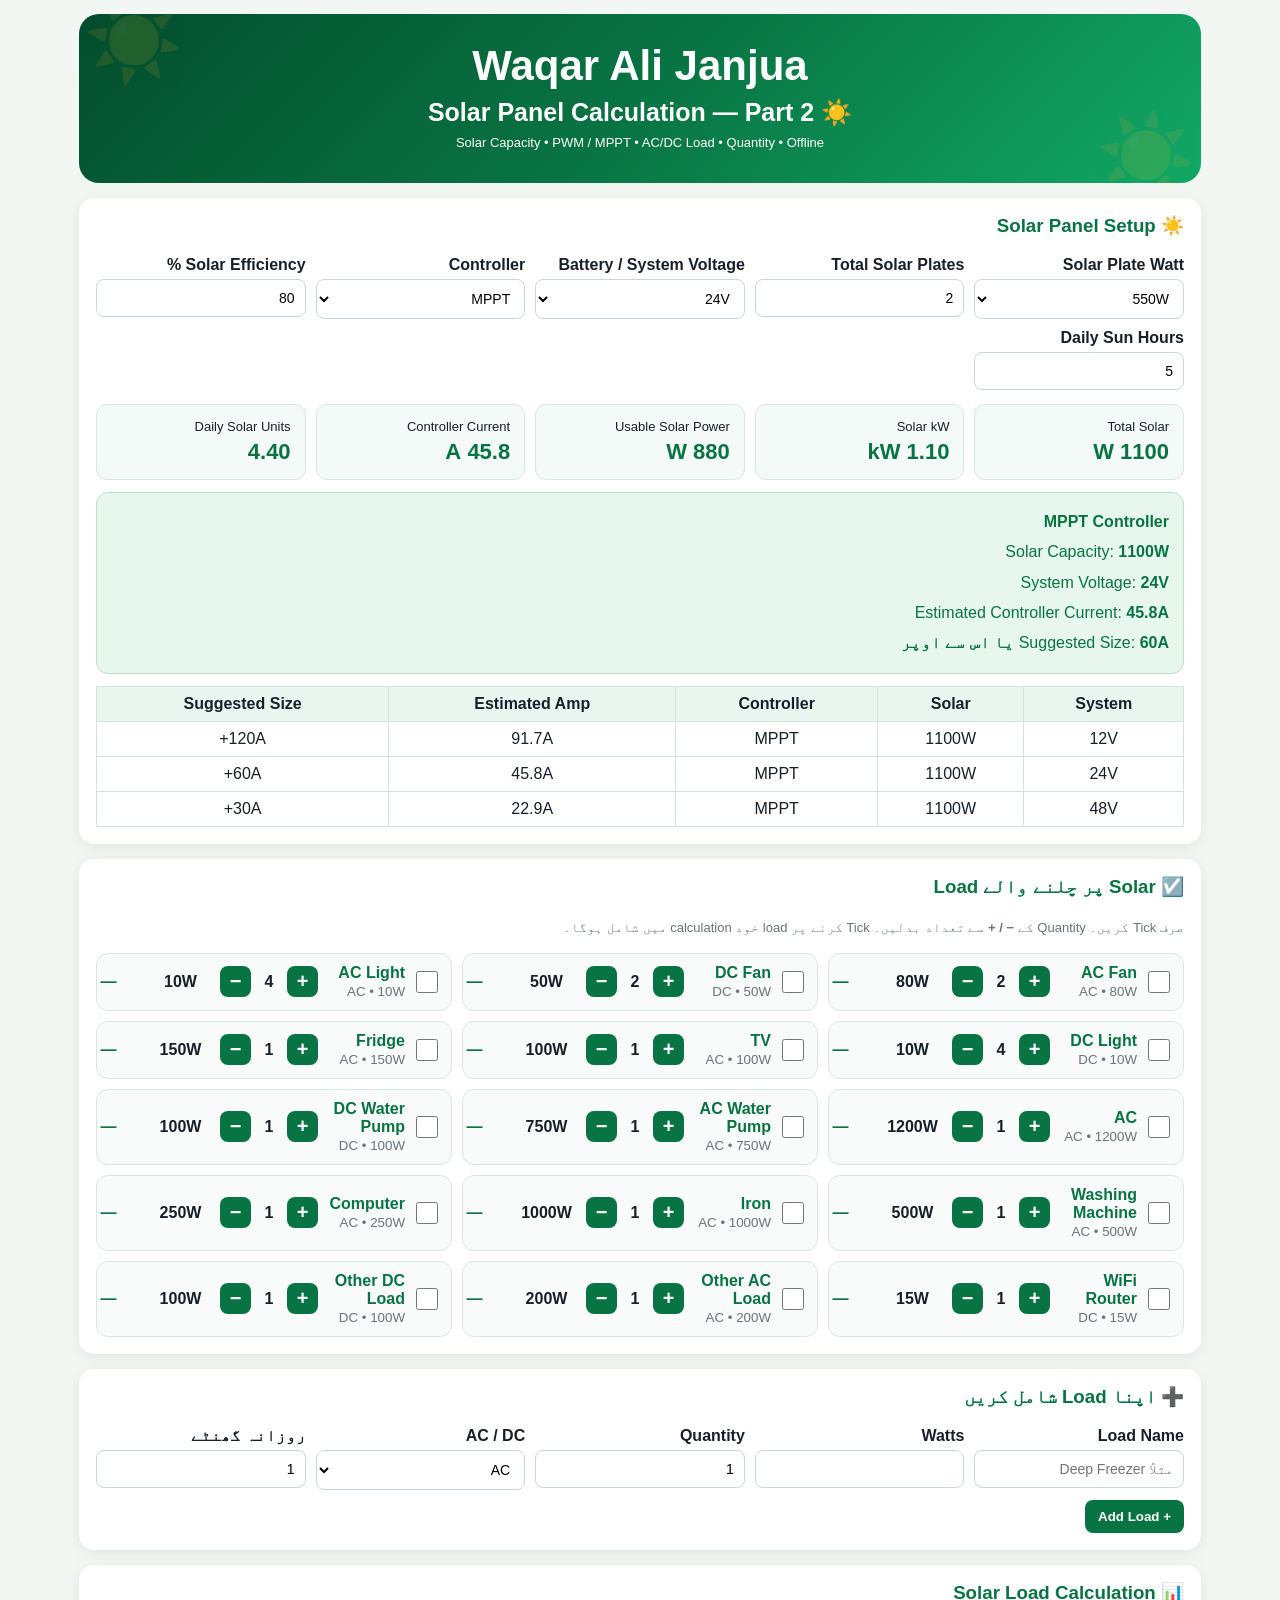
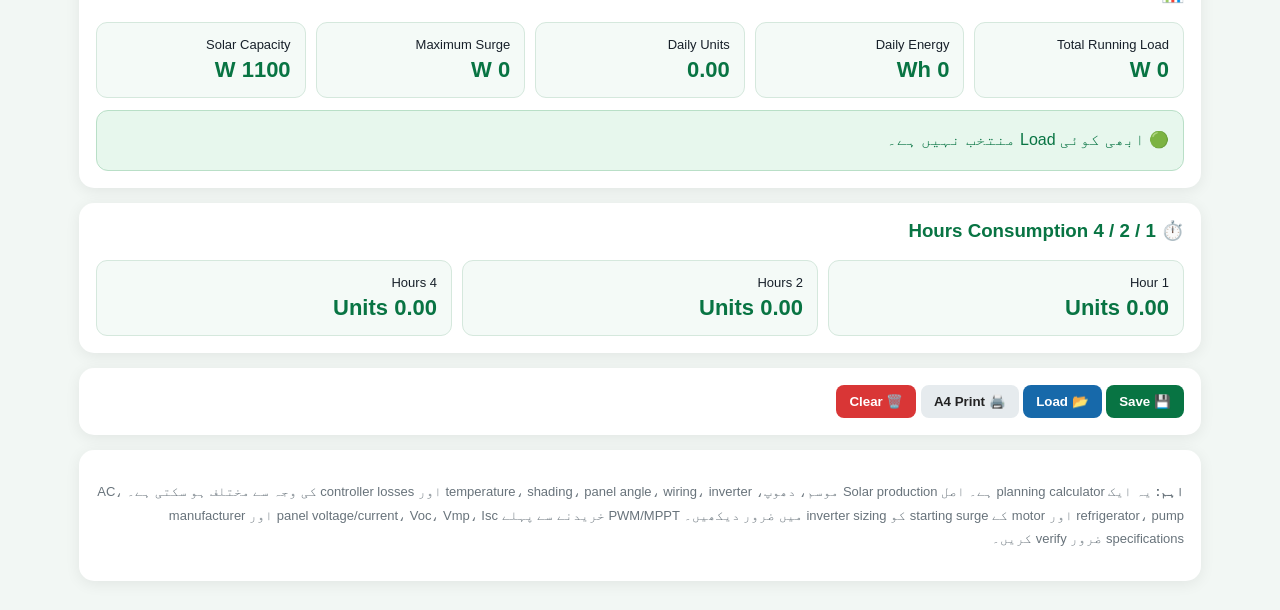
<file: Solar Panel Cal.html>
<!DOCTYPE html>
<html lang="ur" dir="rtl">
<head>
<meta charset="UTF-8">
<meta name="viewport" content="width=device-width,initial-scale=1.0">
<title>Waqar Ali Janjua - Solar Panel Calculation Part 2</title>

<style>
*{box-sizing:border-box}
body{margin:0;font-family:Tahoma,Arial,sans-serif;background:#f2f7f4;color:#17202a}
.container{max-width:1150px;margin:auto;padding:14px}

.header{
background:linear-gradient(135deg,#034d2d,#087443,#12a866);
color:white;text-align:center;padding:28px 12px;
border-radius:20px;margin-bottom:15px;position:relative;
overflow:hidden
}

.header h1{margin:0;font-size:42px;animation:pulse 3s infinite}
.header h2{margin:8px 0;color:white;font-size:25px}
.header p{margin:5px;font-size:13px}

@keyframes pulse{
0%,100%{transform:scale(1)}
50%{transform:scale(1.04);text-shadow:0 0 20px white}
}

.sun{position:absolute;font-size:80px;opacity:.12}
.sun1{left:5px;top:-20px}
.sun2{right:5px;bottom:-20px}

.card{
background:white;border-radius:15px;padding:17px;
margin-bottom:15px;box-shadow:0 3px 15px rgba(0,0,0,.07)
}

h3{margin-top:0;color:#087443}

.grid{
display:grid;
grid-template-columns:repeat(auto-fit,minmax(180px,1fr));
gap:10px
}

label{display:block;font-weight:bold;margin-bottom:5px}

input,select{
width:100%;padding:10px;border:1px solid #ccd5d9;
border-radius:8px;background:white;font-size:14px
}

button{
border:0;border-radius:8px;padding:9px 13px;
cursor:pointer;font-weight:bold
}

.green{background:#087443;color:white}
.red{background:#d93636;color:white}
.gray{background:#e6ebee;color:#222}
.blue{background:#1769aa;color:white}

.metrics{
display:grid;
grid-template-columns:repeat(auto-fit,minmax(160px,1fr));
gap:10px;margin-top:14px
}

.metric{
background:#f4faf7;border:1px solid #d5e8dd;
padding:14px;border-radius:11px
}

.metric span{display:block;font-size:13px}
.metric strong{display:block;color:#087443;font-size:22px;margin-top:5px}

.result{
margin-top:12px;padding:14px;border-radius:12px;
line-height:1.9
}

.good{background:#e7f7ed;color:#087443;border:1px solid #b9dfc7}
.bad{background:#fff0f0;color:#c62828;border:1px solid #efbcbc}
.warning{background:#fff8e8;color:#a86600;border:1px solid #efd69a}

.loadList{
display:grid;
grid-template-columns:repeat(auto-fit,minmax(310px,1fr));
gap:10px
}

.loadRow{
display:flex;align-items:center;gap:7px;
padding:10px;background:#f8fbf9;
border:1px solid #d8e7df;border-radius:12px
}

.loadRow.active{
background:#eaf7ef;border-color:#9bcfb0
}

.check{
width:22px!important;height:22px;
accent-color:#087443;flex-shrink:0
}

.loadName{flex:1;min-width:80px}
.loadName strong{display:block;color:#087443}
.loadName small{color:#68737b}

.qty{
display:flex;align-items:center;gap:4px;direction:ltr
}

.qty button{
width:31px;height:31px;padding:0;
font-size:20px;background:#087443;color:white
}

.qtyValue{
min-width:28px;text-align:center;
font-weight:bold;font-size:16px
}

.wattBox,.totalBox{
min-width:65px;text-align:center;font-weight:bold
}

.totalBox{color:#087443}

.statusMini{
min-width:75px;text-align:center;
font-size:12px;font-weight:bold
}

.ok{color:#087443}
.no{color:#c62828}

table{
width:100%;border-collapse:collapse;margin-top:12px
}

th,td{
border:1px solid #d8e2dd;padding:8px;text-align:center
}

th{background:#e9f5ef}

.note{
color:#68737b;font-size:13px;line-height:1.8
}

@media(max-width:650px){
.header h1{font-size:30px}
.header h2{font-size:19px}
.loadList{grid-template-columns:1fr}
.loadRow{flex-wrap:wrap}
.statusMini{width:100%;text-align:right}
}

@media print{
body{background:white}
.noPrint{display:none!important}
.card{box-shadow:none;border:1px solid #ddd}
.header{background:white;color:black;border:1px solid #ddd}
.header h2{color:black}
}
</style>
</head>

<body>

<div class="container">

<!-- HEADER -->

<div class="header">

<div class="sun sun1">☀️</div>
<div class="sun sun2">☀️</div>

<h1>Waqar Ali Janjua</h1>

<h2>
☀️ Solar Panel Calculation — Part 2
</h2>

<p>
Solar Capacity • PWM / MPPT • AC/DC Load • Quantity • Offline
</p>

</div>


<!-- SOLAR -->

<div class="card">

<h3>☀️ Solar Panel Setup</h3>

<div class="grid">

<div>
<label>Solar Plate Watt</label>

<select id="panelWatt">

<option value="150">150W</option>
<option value="200">200W</option>
<option value="250">250W</option>
<option value="300">300W</option>
<option value="350">350W</option>
<option value="400">400W</option>
<option value="450">450W</option>
<option value="500">500W</option>
<option value="550" selected>550W</option>
<option value="600">600W</option>
<option value="650">650W</option>
<option value="700">700W</option>
<option value="750">750W</option>
<option value="800">800W</option>
<option value="850">850W</option>
<option value="900">900W</option>

</select>
</div>


<div>
<label>Total Solar Plates</label>
<input id="panelQty" type="number" min="0" value="2">
</div>


<div>
<label>Battery / System Voltage</label>

<select id="systemVoltage">

<option value="12">12V</option>
<option value="24" selected>24V</option>
<option value="48">48V</option>

</select>
</div>


<div>
<label>Controller</label>

<select id="controllerType">

<option value="MPPT" selected>MPPT</option>
<option value="PWM">PWM</option>

</select>
</div>


<div>
<label>Solar Efficiency %</label>
<input id="solarEfficiency" type="number" min="1" max="100" value="80">
</div>


<div>
<label>Daily Sun Hours</label>
<input id="sunHours" type="number" min="0" step="0.1" value="5">
</div>

</div>


<div class="metrics">

<div class="metric">
<span>Total Solar</span>
<strong id="solarCapacity">0 W</strong>
</div>

<div class="metric">
<span>Solar kW</span>
<strong id="solarKW">0 kW</strong>
</div>

<div class="metric">
<span>Usable Solar Power</span>
<strong id="usableSolar">0 W</strong>
</div>

<div class="metric">
<span>Controller Current</span>
<strong id="controllerCurrent">0 A</strong>
</div>

<div class="metric">
<span>Daily Solar Units</span>
<strong id="solarUnits">0.00</strong>
</div>

</div>


<div id="controllerResult" class="result good">
Controller calculation
</div>


<div style="overflow-x:auto">

<table>

<thead>

<tr>
<th>System</th>
<th>Solar</th>
<th>Controller</th>
<th>Estimated Amp</th>
<th>Suggested Size</th>
</tr>

</thead>

<tbody id="controllerTable"></tbody>

</table>

</div>

</div>


<!-- LOAD CHECKLIST -->

<div class="card">

<h3>☑️ Solar پر چلنے والے Load</h3>

<p class="note">

صرف Tick کریں۔ Quantity کے
<strong>− / +</strong>
سے تعداد بدلیں۔
Tick کرنے پر load خود calculation میں شامل ہوگا۔

</p>

<div id="loadList" class="loadList"></div>

</div>


<!-- CUSTOM LOAD -->

<div class="card noPrint">

<h3>➕ اپنا Load شامل کریں</h3>

<div class="grid">

<div>
<label>Load Name</label>
<input id="customName" placeholder="مثلاً Deep Freezer">
</div>

<div>
<label>Watts</label>
<input id="customWatts" type="number">
</div>

<div>
<label>Quantity</label>
<input id="customQty" type="number" min="1" value="1">
</div>

<div>
<label>AC / DC</label>

<select id="customType">
<option>AC</option>
<option>DC</option>
</select>

</div>

<div>
<label>روزانہ گھنٹے</label>
<input id="customHours" type="number" min="0" value="1">
</div>

</div>

<button
class="green"
style="margin-top:10px"
onclick="addCustomLoad()">

+ Add Load

</button>

</div>


<!-- LOAD RESULT -->

<div class="card">

<h3>📊 Solar Load Calculation</h3>

<div class="metrics">

<div class="metric">
<span>Total Running Load</span>
<strong id="runningLoad">0 W</strong>
</div>

<div class="metric">
<span>Daily Energy</span>
<strong id="dailyEnergy">0 Wh</strong>
</div>

<div class="metric">
<span>Daily Units</span>
<strong id="dailyUnits">0.00</strong>
</div>

<div class="metric">
<span>Maximum Surge</span>
<strong id="surgeLoad">0 W</strong>
</div>

<div class="metric">
<span>Solar Capacity</span>
<strong id="solarCompare">0 W</strong>
</div>

</div>

<div id="overallStatus" class="result good">

🟢 ابھی کوئی Load منتخب نہیں ہے۔

</div>

</div>


<!-- HOURS -->

<div class="card">

<h3>⏱️ 1 / 2 / 4 Hours Consumption</h3>

<div class="metrics">

<div class="metric">
<span>1 Hour</span>
<strong id="hour1">0 Units</strong>
</div>

<div class="metric">
<span>2 Hours</span>
<strong id="hour2">0 Units</strong>
</div>

<div class="metric">
<span>4 Hours</span>
<strong id="hour4">0 Units</strong>
</div>

</div>

</div>


<!-- BUTTONS -->

<div class="card noPrint">

<button class="green" onclick="saveData()">
💾 Save
</button>

<button class="blue" onclick="loadData()">
📂 Load
</button>

<button class="gray" onclick="window.print()">
🖨️ A4 Print
</button>

<button class="red" onclick="clearAll()">
🗑️ Clear
</button>

</div>


<div class="card">

<p class="note">

<strong>اہم:</strong>

یہ ایک planning calculator ہے۔
اصل Solar production موسم، دھوپ، temperature،
shading، panel angle، wiring، inverter اور controller
losses کی وجہ سے مختلف ہو سکتی ہے۔

AC، refrigerator، pump اور motor کے starting surge
کو inverter sizing میں ضرور دیکھیں۔

PWM/MPPT خریدنے سے پہلے panel voltage/current،
Voc، Vmp، Isc اور manufacturer specifications
ضرور verify کریں۔

</p>

</div>

</div>


<script>

/* =================================
   DEFAULT LOADS
================================= */

const loads = [

{
id:"acFan",
name:"AC Fan",
type:"AC",
watts:80,
qty:2,
hours:8,
surge:1.5
},

{
id:"dcFan",
name:"DC Fan",
type:"DC",
watts:50,
qty:2,
hours:8,
surge:1.2
},

{
id:"acLight",
name:"AC Light",
type:"AC",
watts:10,
qty:4,
hours:6,
surge:1.1
},

{
id:"dcLight",
name:"DC Light",
type:"DC",
watts:10,
qty:4,
hours:6,
surge:1.1
},

{
id:"tv",
name:"TV",
type:"AC",
watts:100,
qty:1,
hours:5,
surge:1.3
},

{
id:"fridge",
name:"Fridge",
type:"AC",
watts:150,
qty:1,
hours:8,
surge:3
},

{
id:"ac",
name:"AC",
type:"AC",
watts:1200,
qty:1,
hours:6,
surge:2.5
},

{
id:"acPump",
name:"AC Water Pump",
type:"AC",
watts:750,
qty:1,
hours:1,
surge:3
},

{
id:"dcPump",
name:"DC Water Pump",
type:"DC",
watts:100,
qty:1,
hours:2,
surge:1.3
},

{
id:"washing",
name:"Washing Machine",
type:"AC",
watts:500,
qty:1,
hours:1,
surge:2
},

{
id:"iron",
name:"Iron",
type:"AC",
watts:1000,
qty:1,
hours:1,
surge:1.2
},

{
id:"computer",
name:"Computer",
type:"AC",
watts:250,
qty:1,
hours:5,
surge:1.5
},

{
id:"router",
name:"WiFi Router",
type:"DC",
watts:15,
qty:1,
hours:24,
surge:1.1
},

{
id:"otherAC",
name:"Other AC Load",
type:"AC",
watts:200,
qty:1,
hours:2,
surge:1.5
},

{
id:"otherDC",
name:"Other DC Load",
type:"DC",
watts:100,
qty:1,
hours:2,
surge:1.2
}

];

let selected={};


/* =================================
   NUMBER FUNCTION
================================= */

function n(id){

let x=parseFloat(
document.getElementById(id).value
);

return isNaN(x) || x<0 ? 0 : x;

}


/* =================================
   LOAD LIST
================================= */

function drawLoads(){

let box=document.getElementById(
"loadList"
);

box.innerHTML="";


loads.forEach(load=>{

let active=!!selected[load.id];

let q=active
?
selected[load.id].qty
:
load.qty;


box.innerHTML+=`

<div class="loadRow ${active?"active":""}">

<input

class="check"

type="checkbox"

${active?"checked":""}

onchange="toggleLoad('${load.id}')"

>


<div class="loadName">

<strong>
${load.name}
</strong>

<small>
${load.type} • ${load.watts}W
</small>

</div>


<div class="qty">

<button
onclick="quantity('${load.id}',-1)"
>
−
</button>

<span class="qtyValue">
${q}
</span>

<button
onclick="quantity('${load.id}',1)"
>
+
</button>

</div>


<div class="wattBox">

${load.watts}W

</div>


<div
class="totalBox"
id="total_${load.id}"
>

${active ? load.watts*q+"W":"—"}

</div>


<div
class="statusMini"
id="status_${load.id}"
>

</div>

</div>

`;

});

}


/* =================================
   CHECKBOX
================================= */

function toggleLoad(id){

let load=loads.find(
x=>x.id===id
);

let checkbox=event.target;


if(checkbox.checked){

selected[id]={...load};

}

else{

delete selected[id];

}

drawLoads();

calculate();

}


/* =================================
   QUANTITY
================================= */

function quantity(id,change){

let load=loads.find(
x=>x.id===id
);

if(!load)return;


if(!selected[id]){

selected[id]={...load};

}


selected[id].qty=Math.max(
1,
selected[id].qty+change
);


drawLoads();

calculate();

}


/* =================================
   SOLAR CALCULATION
================================= */

function calculateSolar(){

let watt=n("panelWatt");

let plates=n("panelQty");

let voltage=n("systemVoltage");

let efficiency=
n("solarEfficiency")/100;

let sunHours=n("sunHours");


let solar=
watt*plates;

let usable=
solar*efficiency;

let amps=
solar/(voltage||1);

let controllerSize=
Math.ceil(
(amps*1.25)/10
)*10;


document.getElementById(
"solarCapacity"
).textContent=
solar.toFixed(0)+" W";


document.getElementById(
"solarKW"
).textContent=
(solar/1000).toFixed(2)+" kW";


document.getElementById(
"usableSolar"
).textContent=
usable.toFixed(0)+" W";


document.getElementById(
"controllerCurrent"
).textContent=
amps.toFixed(1)+" A";


document.getElementById(
"solarUnits"
).textContent=
(
solar*
sunHours*
efficiency/1000
).toFixed(2);


let type=
document.getElementById(
"controllerType"
).value;


document.getElementById(
"controllerResult"
).innerHTML=`

<strong>
${type} Controller
</strong>

<br>

Solar Capacity:
<b>${solar.toFixed(0)}W</b>

<br>

System Voltage:
<b>${voltage}V</b>

<br>

Estimated Controller Current:
<b>${amps.toFixed(1)}A</b>

<br>

Suggested Size:
<b>${controllerSize}A یا اس سے اوپر</b>

`;


let table="";


[12,24,48].forEach(v=>{

let a=solar/v;

let s=
Math.ceil(
(a*1.25)/10
)*10;


table+=`

<tr>

<td>${v}V</td>

<td>${solar.toFixed(0)}W</td>

<td>${type}</td>

<td>${a.toFixed(1)}A</td>

<td>${s}A+</td>

</tr>

`;

});


document.getElementById(
"controllerTable"
).innerHTML=
table;


return usable;

}


/* =================================
   LOAD CALCULATION
================================= */

function calculate(){

let usable=
calculateSolar();


let running=0;

let dailyWh=0;

let surge=0;


Object.values(selected)
.forEach(load=>{

let total=
load.watts*
load.qty;

running+=total;

dailyWh+=
total*
load.hours;

surge=Math.max(
surge,
total*load.surge
);

});


document.getElementById(
"runningLoad"
).textContent=
running.toFixed(0)+" W";


document.getElementById(
"dailyEnergy"
).textContent=
dailyWh.toFixed(0)+" Wh";


document.getElementById(
"dailyUnits"
).textContent=
(dailyWh/1000).toFixed(2);


document.getElementById(
"surgeLoad"
).textContent=
surge.toFixed(0)+" W";


document.getElementById(
"solarCompare"
).textContent=
(
n("panelWatt")*
n("panelQty")
).toFixed(0)+" W";


/* HOURS */

document.getElementById(
"hour1"
).textContent=
(running/1000).toFixed(2)
+" Units";


document.getElementById(
"hour2"
).textContent=
(running*2/1000).toFixed(2)
+" Units";


document.getElementById(
"hour4"
).textContent=
(running*4/1000).toFixed(2)
+" Units";


/* INDIVIDUAL LOAD STATUS */

Object.values(selected)
.forEach(load=>{

let total=
load.watts*
load.qty;

let element=
document.getElementById(
"status_"+load.id
);

if(!element)return;


if(total<=usable){

element.className=
"statusMini ok";

element.textContent=
"✓ چل سکتا";

}

else{

element.className=
"statusMini no";

element.textContent=
"✕ نہیں چل سکتا";

}

});


/* OVERALL */

let result=
document.getElementById(
"overallStatus"
);


if(running===0){

result.className=
"result good";

result.innerHTML=
"🟢 ابھی کوئی Load منتخب نہیں ہے۔";

}

else if(running<=usable){

result.className=
"result good";

result.innerHTML=`

🟢 <strong>
پورا منتخب Load Solar پر چل سکتا ہے۔
</strong>

<br>

Usable Solar:
${usable.toFixed(0)}W

<br>

Total Load:
${running.toFixed(0)}W

<br>

Remaining:
${(usable-running).toFixed(0)}W

`;

}

else{

result.className=
"result bad";

result.innerHTML=`

🔴 <strong>
پورا Load Solar پر نہیں چل سکتا۔
</strong>

<br>

Usable Solar:
${usable.toFixed(0)}W

<br>

Total Load:
${running.toFixed(0)}W

<br>

کمی:
${(running-usable).toFixed(0)}W

<br><br>

Quantity کم کریں یا Solar Plates بڑھائیں۔

`;

}

}


/* =================================
   CUSTOM LOAD
================================= */

function addCustomLoad(){

let name=
document.getElementById(
"customName"
).value.trim();

let watts=
n("customWatts");

let qty=
Math.max(
1,
n("customQty")
);

let type=
document.getElementById(
"customType"
).value;

let hours=
n("customHours");


if(!name || watts<=0){

alert(
"Load Name اور Watts درج کریں۔"
);

return;

}


let id=
"custom_"+Date.now();


let load={

id:id,

name:name,

type:type,

watts:watts,

qty:qty,

hours:hours,

surge:type==="AC"
?
1.5
:
1.2

};


loads.push(load);

selected[id]={...load};


document.getElementById(
"customName"
).value="";

document.getElementById(
"customWatts"
).value="";


drawLoads();

calculate();

}


/* =================================
   SAVE
================================= */

function saveData(){

let data={

panelWatt:
document.getElementById(
"panelWatt"
).value,

panelQty:
document.getElementById(
"panelQty"
).value,

systemVoltage:
document.getElementById(
"systemVoltage"
).value,

controllerType:
document.getElementById(
"controllerType"
).value,

solarEfficiency:
document.getElementById(
"solarEfficiency"
).value,

sunHours:
document.getElementById(
"sunHours"
).value,

selected:selected

};


localStorage.setItem(
"solarOfflineData",
JSON.stringify(data)
);


alert(
"Data Offline محفوظ ہوگیا۔"
);

}


/* =================================
   LOAD SAVED
================================= */

function loadData(){

let data=
JSON.parse(
localStorage.getItem(
"solarOfflineData"
) || "null"
);


if(!data){

alert(
"کوئی Saved Data نہیں ملا۔"
);

return;

}


document.getElementById(
"panelWatt"
).value=
data.panelWatt;


document.getElementById(
"panelQty"
).value=
data.panelQty;


document.getElementById(
"systemVoltage"
).value=
data.systemVoltage;


document.getElementById(
"controllerType"
).value=
data.controllerType;


document.getElementById(
"solarEfficiency"
).value=
data.solarEfficiency;


document.getElementById(
"sunHours"
).value=
data.sunHours;


selected=
data.selected || {};


drawLoads();

calculate();


alert(
"Saved Data Load ہوگیا۔"
);

}


/* =================================
   CLEAR
================================= */

function clearAll(){

if(
!confirm(
"کیا تمام selected loads اور saved data صاف کرنا ہے؟"
)
){

return;

}


selected={};


localStorage.removeItem(
"solarOfflineData"
);


drawLoads();

calculate();

}


/* =================================
   LIVE UPDATE
================================= */

[
"panelWatt",
"panelQty",
"systemVoltage",
"controllerType",
"solarEfficiency",
"sunHours"
]
.forEach(id=>{

document.getElementById(id)
.addEventListener(
"input",
calculate
);

document.getElementById(id)
.addEventListener(
"change",
calculate
);

});


/* =================================
   START
================================= */

drawLoads();

calculate();

</script>

</body>
</html>
</file>
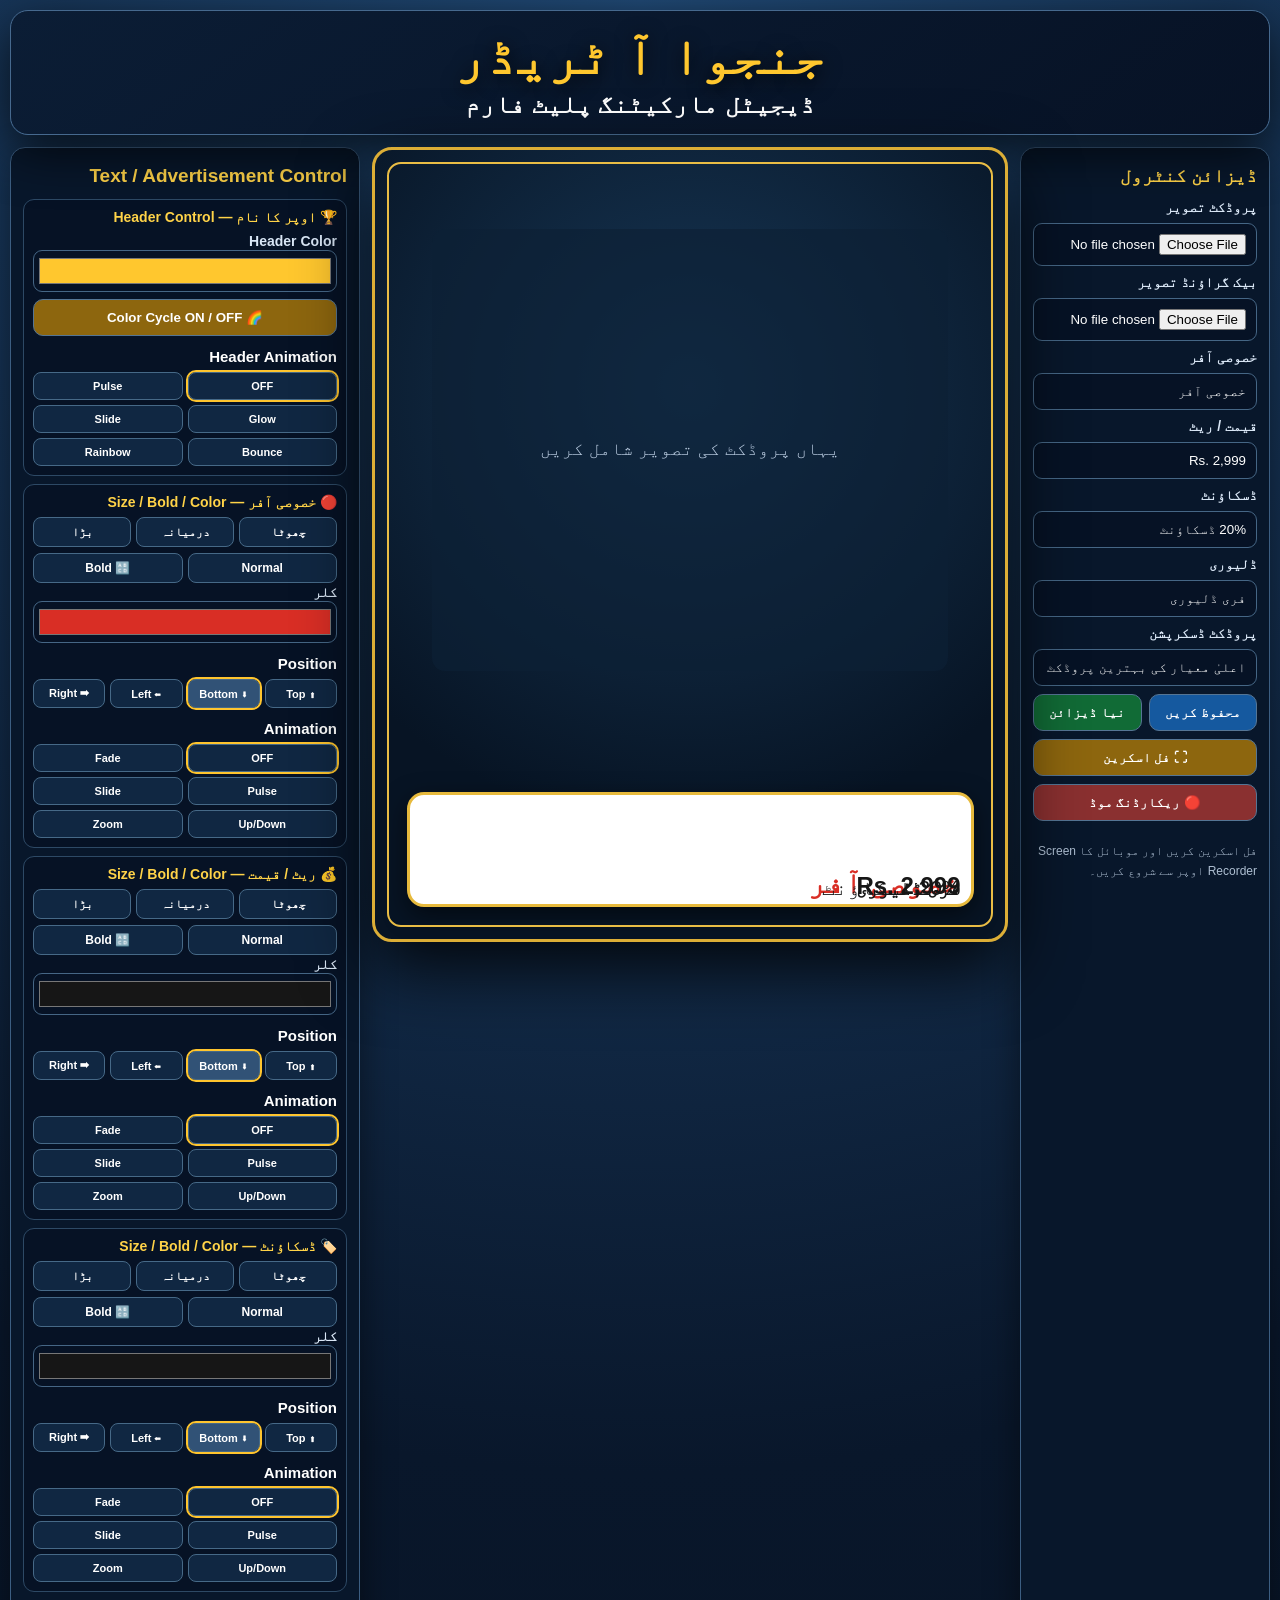
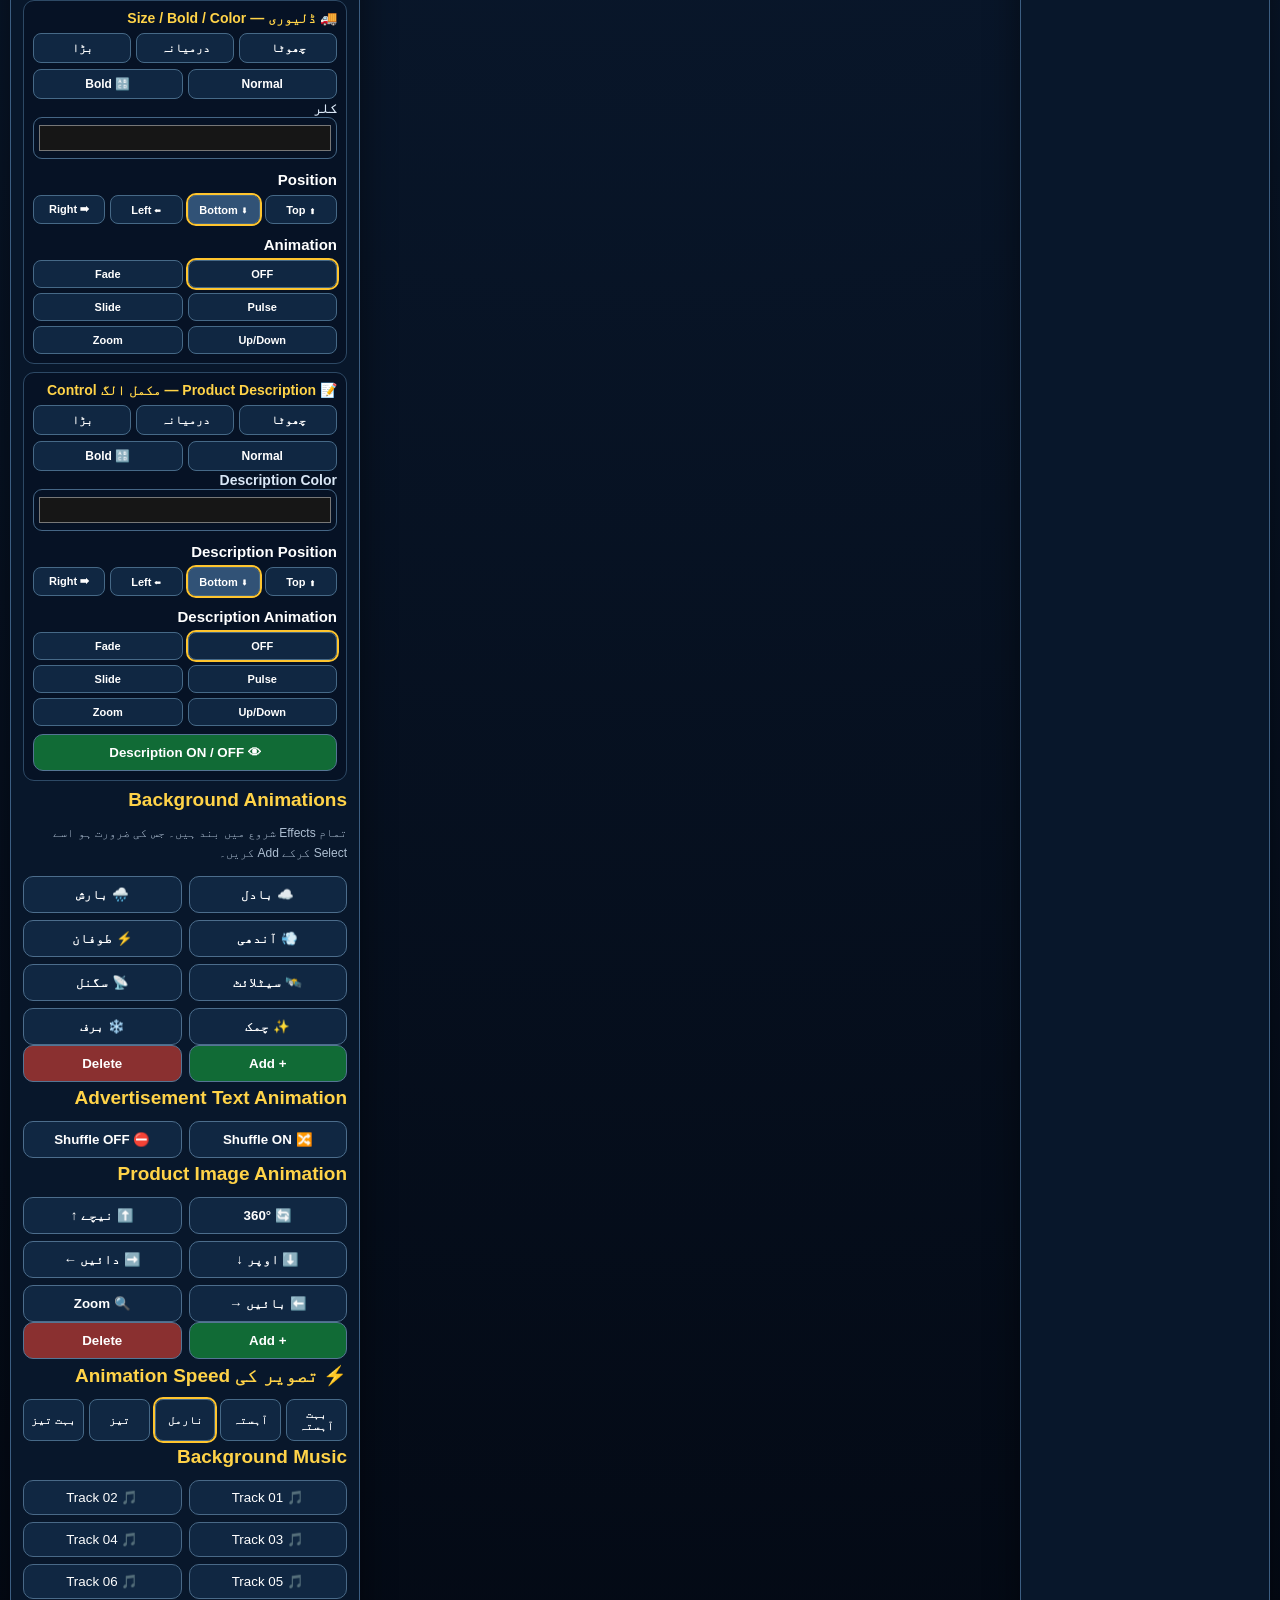
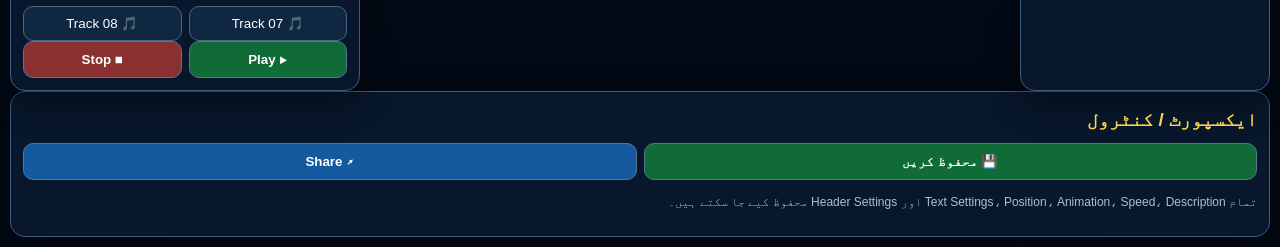
<file: Vedio editor.html>
<!DOCTYPE html>
<html lang="ur" dir="rtl">

<head>

<meta charset="UTF-8">

<meta name="viewport"
content="width=device-width,initial-scale=1,maximum-scale=1,user-scalable=no">

<title>جنجوا ٹریڈر — ڈیجیٹل مارکیٹنگ پلیٹ فارم</title>

<style>

*{
box-sizing:border-box;
}

html,body{
margin:0;
padding:0;
width:100%;
min-height:100%;
background:#040b17;
color:#fff;
font-family:Arial,"Noto Nastaliq Urdu",sans-serif;
}

body{
overflow-x:hidden;
}

button,input,select{
font-family:inherit;
}

button{
cursor:pointer;
}

.app{
min-height:100vh;
padding:10px;
background:
radial-gradient(circle at 50% 0,#214b78,#09172b 42%,#030812 100%);
}

/* ================= HEADER ================= */

header{
position:relative;
background:linear-gradient(145deg,#0b1d35,#071225);
border:1px solid #46698e;
border-radius:18px;
padding:15px;
text-align:center;
box-shadow:0 15px 50px #000b;
overflow:hidden;
}

header h1{
margin:0;
color:#ffc72e;
font-size:clamp(28px,5vw,52px);
font-weight:900;
text-shadow:0 4px 20px #000;
}

header p{
margin:4px 0 0;
font-size:clamp(15px,3vw,25px);
font-weight:bold;
}

/* HEADER ANIMATIONS */

.headerPulse{
animation:headerPulse 2s ease-in-out infinite;
}

@keyframes headerPulse{
0%,100%{
transform:scale(1);
text-shadow:0 4px 20px #000;
}
50%{
transform:scale(1.04);
text-shadow:0 0 25px currentColor;
}
}

.headerGlow{
animation:headerGlow 1.5s ease-in-out infinite alternate;
}

@keyframes headerGlow{
from{
filter:brightness(1);
}
to{
filter:brightness(1.5);
}
}

.headerSlide{
animation:headerSlide 3s ease-in-out infinite alternate;
}

@keyframes headerSlide{
from{
transform:translateX(-10px);
}
to{
transform:translateX(10px);
}
}

.headerBounce{
animation:headerBounce 2s ease-in-out infinite;
}

@keyframes headerBounce{
0%,100%{
transform:translateY(0);
}
50%{
transform:translateY(-8px);
}
}

.headerRainbow{
animation:headerRainbow 5s linear infinite;
}

@keyframes headerRainbow{
0%{color:#ff3131;}
20%{color:#ffd21f;}
40%{color:#38ff67;}
60%{color:#32d9ff;}
80%{color:#b66cff;}
100%{color:#ff3131;}
}

/* ================= LAYOUT ================= */

.layout{
display:grid;
grid-template-columns:250px minmax(300px,1fr) 350px;
gap:12px;
margin-top:12px;
}

.panel{
background:#08172b;
border:1px solid #3c5e82;
border-radius:15px;
padding:12px;
box-shadow:0 10px 35px #0007;
}

.panel h2{
margin:5px 0 12px;
color:#ffd348;
font-size:19px;
font-weight:900;
}

.panel h3{
margin:12px 0 7px;
color:#fff;
font-size:15px;
}

.tools{
display:grid;
gap:8px;
}

label{
font-size:14px;
color:#d9e6f5;
font-weight:bold;
}

input[type="text"],
input[type="file"]{
width:100%;
padding:10px;
border-radius:9px;
border:1px solid #456685;
background:#061225;
color:white;
outline:none;
}

input[type="color"]{
width:100%;
height:42px;
padding:3px;
border-radius:9px;
border:1px solid #456685;
background:#061225;
}

input:focus{
border-color:#ffc52e;
}

.row{
display:grid;
grid-template-columns:1fr 1fr;
gap:7px;
}

.btn{
padding:10px;
border-radius:10px;
border:1px solid #557594;
background:#112842;
color:white;
font-weight:bold;
}

.btn:hover{
filter:brightness(1.25);
}

.green{background:#116b36;}
.red{background:#8a3030;}
.blue{background:#15599f;}
.gold{background:#8d660e;}
.gray{background:#39495a;}

/* ================= CONTROL BOX ================= */

.textSetting{
background:#061225;
border:1px solid #2d4965;
border-radius:11px;
padding:9px;
margin-bottom:8px;
}

.textSettingTitle{
font-weight:900;
color:#ffd348;
margin-bottom:7px;
font-size:14px;
}

.sizeButtons{
display:grid;
grid-template-columns:repeat(3,1fr);
gap:5px;
margin-top:6px;
}

.sizeBtn{
padding:7px 3px;
border-radius:8px;
border:1px solid #466987;
background:#102742;
color:white;
font-size:12px;
font-weight:bold;
}

.sizeBtn.active{
outline:2px solid #ffc52e;
}

.boldButtons{
display:grid;
grid-template-columns:1fr 1fr;
gap:5px;
margin-top:6px;
}

.boldBtn{
padding:7px;
border-radius:8px;
border:1px solid #466987;
background:#102742;
color:white;
font-size:12px;
font-weight:bold;
}

.boldBtn.active{
outline:2px solid #ffc52e;
}

.positionGrid{
display:grid;
grid-template-columns:repeat(4,1fr);
gap:5px;
margin-top:7px;
}

.positionBtn{
padding:7px 2px;
border-radius:8px;
border:1px solid #466987;
background:#102742;
color:white;
font-size:11px;
font-weight:bold;
}

.positionBtn.active{
outline:2px solid #ffc52e;
background:#315276;
}

.animationGrid{
display:grid;
grid-template-columns:repeat(2,1fr);
gap:5px;
margin-top:7px;
}

.textAnimBtn{
padding:7px 3px;
border-radius:8px;
border:1px solid #466987;
background:#102742;
color:white;
font-size:11px;
font-weight:bold;
}

.textAnimBtn.active{
outline:2px solid #ffc52e;
}

/* ================= MAIN STAGE ================= */

.stageWrap{
display:flex;
justify-content:center;
align-items:flex-start;
}

.stage{
position:relative;
width:min(100%,650px);
aspect-ratio:4/5;
overflow:hidden;
border:3px solid #dcae36;
border-radius:20px;

background:
radial-gradient(circle at 50% 30%,#173756,#071424 70%);

box-shadow:
0 25px 70px #000d;
}

.stage:after{
content:"";
position:absolute;
inset:12px;
border:2px solid #e9bd45;
border-radius:14px;
pointer-events:none;
z-index:100;
}

/* ================= BACKGROUND ================= */

.backgroundEffects{
position:absolute;
inset:0;
z-index:1;
overflow:hidden;
pointer-events:none;
}

.satelliteOrbit{
position:absolute;
left:50%;
top:35%;
width:85%;
height:55%;
transform:translate(-50%,-50%);
display:none;
border:1px dashed #4fdcff33;
border-radius:50%;
animation:orbitRotate 12s linear infinite;
z-index:2;
}

.satellite{
position:absolute;
top:-30px;
left:50%;
transform:translateX(-50%);
font-size:48px;
filter:drop-shadow(0 0 10px #32dfff);
}

@keyframes orbitRotate{
from{
transform:translate(-50%,-50%) rotate(0deg);
}
to{
transform:translate(-50%,-50%) rotate(360deg);
}
}

.cloudEffect{
position:absolute;
top:5%;
right:-30%;
font-size:65px;
display:none;
animation:cloudMove 13s linear infinite;
z-index:4;
}

.cloudEffect.two{
top:18%;
font-size:50px;
animation-duration:18s;
}

@keyframes cloudMove{
from{right:-30%;}
to{right:120%;}
}

.rainEffect{
position:absolute;
inset:0;
display:none;

background:
repeating-linear-gradient(
110deg,
transparent 0 18px,
#83cfff99 19px 21px,
transparent 22px 40px
);

animation:rainMove .5s linear infinite;
z-index:5;
}

@keyframes rainMove{
to{
background-position:0 80px;
}
}

.windEffect{
position:absolute;
inset:0;
display:none;

background:
repeating-linear-gradient(
170deg,
transparent 0 28px,
#dff8ff99 30px 33px,
transparent 34px 70px
);

animation:windMove 1.1s linear infinite;
z-index:5;
}

@keyframes windMove{
to{
background-position:130px -80px;
}
}

.stormEffect{
position:absolute;
inset:0;
display:none;
background:
radial-gradient(circle,#ffffffcc 0 2%,transparent 3%);
animation:stormFlash .7s steps(2) infinite;
z-index:6;
}

@keyframes stormFlash{
50%{opacity:.1;}
}

.signalEffect{
position:absolute;
left:10%;
top:40%;
width:90px;
height:90px;
display:none;
border:4px solid #36e8ff;
border-radius:50%;
animation:signalPulse 1.5s ease-out infinite;
z-index:6;
}

@keyframes signalPulse{
to{
transform:scale(2.2);
opacity:0;
}
}

.sparkEffect{
position:absolute;
inset:0;
display:none;
background-image:
radial-gradient(circle,#fff 0 2px,transparent 3px);
background-size:55px 55px;
animation:sparkMove 1.8s linear infinite;
z-index:6;
}

@keyframes sparkMove{
to{
background-position:55px -55px;
}
}

.snowEffect{
position:absolute;
inset:0;
display:none;
background-image:
radial-gradient(circle,#fff 0 4px,transparent 5px);
background-size:45px 45px;
animation:snowMove 2s linear infinite;
z-index:6;
}

@keyframes snowMove{
to{
background-position:0 90px;
}
}

/* ================= PRODUCT ================= */

.product{
position:absolute;
left:9%;
right:9%;
top:10%;
bottom:34%;

display:flex;
align-items:center;
justify-content:center;

overflow:hidden;
border-radius:13px;
background:#0c2035aa;
z-index:10;
}

.product img{
max-width:100%;
max-height:100%;
object-fit:contain;
position:relative;
z-index:11;
}

.placeholder{
padding:20px;
text-align:center;
color:#b8cadf;
font-size:18px;
}

/* PRODUCT ANIMATIONS */

.product.rotate360 img{
animation:rotate360 6s linear infinite;
}

@keyframes rotate360{
from{transform:rotate(0deg);}
to{transform:rotate(360deg);}
}

.product.bottomTop img{
animation:bottomTop 4s ease-in-out infinite alternate;
}

@keyframes bottomTop{
from{transform:translateY(110%);}
to{transform:translateY(-10%);}
}

.product.topBottom img{
animation:topBottom 4s ease-in-out infinite alternate;
}

@keyframes topBottom{
from{transform:translateY(-110%);}
to{transform:translateY(10%);}
}

.product.rightLeft img{
animation:rightLeft 4s ease-in-out infinite alternate;
}

@keyframes rightLeft{
from{transform:translateX(110%);}
to{transform:translateX(-10%);}
}

.product.leftRight img{
animation:leftRight 4s ease-in-out infinite alternate;
}

@keyframes leftRight{
from{transform:translateX(-110%);}
to{transform:translateX(10%);}
}

.product.zoomEffect img{
animation:zoomEffect 4s ease-in-out infinite alternate;
}

@keyframes zoomEffect{
from{transform:scale(.75);}
to{transform:scale(1.15);}
}

/* SPEED */

.product.speed1.rotate360 img{
animation-duration:12s;
}

.product.speed2.rotate360 img{
animation-duration:8s;
}

.product.speed3.rotate360 img{
animation-duration:6s;
}

.product.speed4.rotate360 img{
animation-duration:2.5s;
}

.product.speed5.rotate360 img{
animation-duration:1.2s;
}

.product.speed1.bottomTop img,
.product.speed1.topBottom img,
.product.speed1.rightLeft img,
.product.speed1.leftRight img,
.product.speed1.zoomEffect img{
animation-duration:10s;
}

.product.speed2.bottomTop img,
.product.speed2.topBottom img,
.product.speed2.rightLeft img,
.product.speed2.leftRight img,
.product.speed2.zoomEffect img{
animation-duration:7s;
}

.product.speed3.bottomTop img,
.product.speed3.topBottom img,
.product.speed3.rightLeft img,
.product.speed3.leftRight img,
.product.speed3.zoomEffect img{
animation-duration:4s;
}

.product.speed4.bottomTop img,
.product.speed4.topBottom img,
.product.speed4.rightLeft img,
.product.speed4.leftRight img,
.product.speed4.zoomEffect img{
animation-duration:2.5s;
}

.product.speed5.bottomTop img,
.product.speed5.topBottom img,
.product.speed5.rightLeft img,
.product.speed5.zoomEffect img,
.product.speed5.leftRight img{
animation-duration:1.2s;
}

/* ================= OFFER AREA ================= */

.offer{
position:absolute;
left:5%;
right:5%;
bottom:4%;

padding:10px;

background:#fff;
color:#161616;

border:3px solid #e7ba3d;
border-radius:17px;
text-align:center;

z-index:30;
box-shadow:0 8px 25px #0008;

min-height:115px;
}

/* Each text has independent positioning */

.offerText{
position:absolute;
margin:0;
transition:
top .4s ease,
bottom .4s ease,
left .4s ease,
right .4s ease,
transform .4s ease;
}

#oTitle{
font-size:30px;
font-weight:900;
color:#d92e25;
}

#oPrice{
font-size:24px;
font-weight:900;
color:#161616;
}

#oDiscount{
font-size:21px;
font-weight:500;
color:#161616;
}

#oDelivery{
font-size:19px;
font-weight:900;
color:#161616;
}

/* DESCRIPTION */

.descriptionBox{
position:absolute;
left:8%;
right:8%;
bottom:20%;
z-index:25;

background:#ffffffed;
color:#161616;

border:2px solid #e7ba3d;
border-radius:13px;
padding:9px;

text-align:center;

display:none;

box-shadow:0 7px 20px #0008;

transition:
top .4s ease,
bottom .4s ease,
left .4s ease,
right .4s ease,
transform .4s ease;
}

.descriptionText{
font-size:18px;
font-weight:500;
}

/* ================= TEXT POSITION CLASSES ================= */

.pos-top{
top:4% !important;
bottom:auto !important;
}

.pos-bottom{
bottom:4% !important;
top:auto !important;
}

.pos-left{
left:4% !important;
right:auto !important;
}

.pos-right{
right:4% !important;
left:auto !important;
}

.pos-center{
left:50% !important;
right:auto !important;
transform:translateX(-50%) !important;
}

/* ================= TEXT ANIMATIONS ================= */

.textAnimFade{
animation:textFade 2s ease-in-out infinite alternate;
}

@keyframes textFade{
from{opacity:.25;}
to{opacity:1;}
}

.textAnimPulse{
animation:textPulse 1.5s ease-in-out infinite;
}

@keyframes textPulse{
0%,100%{transform:scale(1);}
50%{transform:scale(1.15);}
}

.textAnimSlide{
animation:textSlide 2.5s ease-in-out infinite alternate;
}

@keyframes textSlide{
from{transform:translateX(-25px);}
to{transform:translateX(25px);}
}

.textAnimUpDown{
animation:textUpDown 2.2s ease-in-out infinite alternate;
}

@keyframes textUpDown{
from{transform:translateY(-15px);}
to{transform:translateY(15px);}
}

.textAnimZoom{
animation:textZoom 2s ease-in-out infinite alternate;
}

@keyframes textZoom{
from{transform:scale(.75);}
to{transform:scale(1.12);}
}

.textAnimBounce{
animation:textBounce 1.5s ease-in-out infinite;
}

@keyframes textBounce{
0%,100%{transform:translateY(0);}
50%{transform:translateY(-12px);}
}

/* ================= SHUFFLE ================= */

.shuffleArea{
display:none;
}

.shuffleArea.active{
display:block;
}

.shuffleItem{
animation:shuffleText 3.2s ease-in-out infinite;
}

@keyframes shuffleText{
0%{
opacity:0;
transform:translateY(35px) scale(.85);
}
15%{
opacity:1;
transform:translateY(0) scale(1);
}
45%{
opacity:1;
transform:scale(1.05);
}
60%{
opacity:0;
transform:translateY(-35px) scale(.85);
}
100%{
opacity:0;
}
}

/* ================= BUTTONS ================= */

.animGrid{
display:grid;
grid-template-columns:repeat(2,1fr);
gap:7px;
}

.animBtn,
.productAnimBtn{
padding:10px 4px;
border-radius:10px;
border:1px solid #4c6d8c;
background:#102742;
color:white;
font-weight:bold;
}

.animBtn.active,
.productAnimBtn.active{
outline:3px solid #ffc52e;
box-shadow:0 0 15px #ffc52e55;
}

.speedGrid{
display:grid;
grid-template-columns:repeat(5,1fr);
gap:5px;
}

.speedBtn{
padding:8px 2px;
border-radius:8px;
border:1px solid #466987;
background:#102742;
color:white;
font-size:11px;
font-weight:bold;
}

.speedBtn.active{
outline:2px solid #ffc52e;
}

.musicGrid{
display:grid;
grid-template-columns:repeat(2,1fr);
gap:7px;
}

.music{
padding:9px 4px;
border-radius:10px;
border:1px solid #496987;
background:#102742;
color:white;
}

.small{
font-size:12px;
line-height:1.7;
color:#aebfd2;
}

/* ================= RECORD BAR ================= */

.recordBar{
position:fixed;
top:10px;
left:50%;
transform:translateX(-50%);

z-index:100000;

display:none;
align-items:center;
gap:8px;

padding:8px 14px;

background:#050912ee;
border:1px solid #7388a0;
border-radius:50px;

backdrop-filter:blur(10px);
font-size:13px;
}

.recordDot{
width:10px;
height:10px;
border-radius:50%;
background:#ff2020;
animation:recordBlink .8s infinite;
}

@keyframes recordBlink{
50%{opacity:.25;}
}

/* ================= FULL SCREEN ================= */

.stage.fullscreen{
position:fixed !important;
inset:0 !important;

width:100vw !important;
height:100vh !important;

max-width:none !important;
aspect-ratio:auto !important;

border:0 !important;
border-radius:0 !important;

z-index:99999;
}

.stage.fullscreen:after{
inset:18px;
border-radius:0;
}

/* ================= MOBILE ================= */

@media(max-width:1000px){

.layout{
grid-template-columns:1fr;
}

.stage{
width:min(100%,600px);
}

.stageWrap{
order:1;
}

.panel{
order:2;
}

}

@media(max-width:520px){

.app{
padding:6px;
}

.stage{
border-width:2px;
}

.animGrid{
grid-template-columns:repeat(4,1fr);
}

.animBtn,
.productAnimBtn{
font-size:11px;
padding:8px 2px;
}

.musicGrid{
grid-template-columns:repeat(4,1fr);
}

.music{
font-size:11px;
padding:8px 2px;
}

.speedGrid{
grid-template-columns:repeat(5,1fr);
}

.speedBtn{
font-size:9px;
}

.positionGrid{
grid-template-columns:repeat(4,1fr);
}

}

</style>
</head>

<body>

<div class="recordBar" id="recordBar">

<span class="recordDot"></span>

<span id="recordInfo">
فل اسکرین — Screen Recorder شروع کریں
</span>

</div>

<div class="app">

<!-- =====================================================
HEADER
===================================================== -->

<header id="mainHeader">

<h1 id="headerTitle">
جنجوا آ ٹریڈر
</h1>

<p id="headerSubtitle">
ڈیجیٹل مارکیٹنگ پلیٹ فارم
</p>

</header>


<div class="layout">


<!-- =====================================================
LEFT PANEL
===================================================== -->

<aside class="panel">

<h2>
ڈیزائن کنٹرول
</h2>

<div class="tools">

<label>
پروڈکٹ تصویر
</label>

<input
id="image"
type="file"
accept="image/*"
>

<label>
بیک گراؤنڈ تصویر
</label>

<input
id="bg"
type="file"
accept="image/*"
>

<label>
خصوصی آفر
</label>

<input
id="title"
type="text"
value="خصوصی آفر"
>

<label>
قیمت / ریٹ
</label>

<input
id="price"
type="text"
value="Rs. 2,999"
>

<label>
ڈسکاؤنٹ
</label>

<input
id="discount"
type="text"
value="20% ڈسکاؤنٹ"
>

<label>
ڈلیوری
</label>

<input
id="delivery"
type="text"
value="فری ڈلیوری"
>

<label>
پروڈکٹ ڈسکرپشن
</label>

<input
id="description"
type="text"
value="اعلیٰ معیار کی بہترین پروڈکٹ"
>

<div class="row">

<button
class="btn blue"
id="save">
محفوظ کریں
</button>

<button
class="btn green"
id="new">
نیا ڈیزائن
</button>

</div>

<button
class="btn gold"
id="full">
⛶ فل اسکرین
</button>

<button
class="btn red"
id="recordMode">
🔴 ریکارڈنگ موڈ
</button>

<p class="small">
فل اسکرین کریں اور موبائل کا Screen Recorder
اوپر سے شروع کریں۔
</p>

</div>

</aside>


<!-- =====================================================
MAIN STAGE
===================================================== -->

<main class="stageWrap">

<div
class="stage"
id="stage"
>

<div class="backgroundEffects">

<div
class="satelliteOrbit"
id="satelliteOrbit">

<div class="satellite">
🛰️
</div>

</div>

<div
class="cloudEffect"
id="cloud1">
☁️
</div>

<div
class="cloudEffect two"
id="cloud2">
☁️
</div>

<div
class="rainEffect"
id="rain">
</div>

<div
class="windEffect"
id="wind">
</div>

<div
class="stormEffect"
id="storm">
</div>

<div
class="signalEffect"
id="signal">
</div>

<div
class="sparkEffect"
id="spark">
</div>

<div
class="snowEffect"
id="snow">
</div>

</div>


<!-- PRODUCT -->

<div
class="product"
id="product"
>

<div
class="placeholder"
id="placeholder">
یہاں پروڈکٹ کی تصویر شامل کریں
</div>

<img
id="productImg"
hidden
>

</div>


<!-- DESCRIPTION -->

<div
class="descriptionBox"
id="descriptionBox"
>

<div
class="descriptionText"
id="oDescription">
اعلیٰ معیار کی بہترین پروڈکٹ
</div>

</div>


<!-- OFFER -->

<div
class="offer"
id="offer"
>

<div
class="offerText"
id="oTitle">
خصوصی آفر
</div>

<div
class="offerText"
id="oPrice">
Rs. 2,999
</div>

<div
class="offerText"
id="oDiscount">
20% ڈسکاؤنٹ
</div>

<div
class="offerText"
id="oDelivery">
فری ڈلیوری
</div>

</div>

</div>

</main>


<!-- =====================================================
RIGHT PANEL
===================================================== -->

<aside class="panel">

<h2>
Text / Advertisement Control
</h2>


<!-- =====================================================
HEADER CONTROL
===================================================== -->

<div class="textSetting">

<div class="textSettingTitle">
🏆 اوپر کا نام — Header Control
</div>

<label>
Header Color
</label>

<input
type="color"
id="headerColor"
value="#ffc72e"
>

<button
class="btn gold"
id="headerColorCycle"
style="margin-top:7px;width:100%;">
🌈 Color Cycle ON / OFF
</button>

<h3>
Header Animation
</h3>

<div class="animationGrid">

<button
class="textAnimBtn headerAnimBtn"
data-header-animation="none">
OFF
</button>

<button
class="textAnimBtn headerAnimBtn"
data-header-animation="pulse">
Pulse
</button>

<button
class="textAnimBtn headerAnimBtn"
data-header-animation="glow">
Glow
</button>

<button
class="textAnimBtn headerAnimBtn"
data-header-animation="slide">
Slide
</button>

<button
class="textAnimBtn headerAnimBtn"
data-header-animation="bounce">
Bounce
</button>

<button
class="textAnimBtn headerAnimBtn"
data-header-animation="rainbow">
Rainbow
</button>

</div>

</div>


<!-- =====================================================
OFFER CONTROL
===================================================== -->

<div class="textSetting">

<div class="textSettingTitle">
🔴 خصوصی آفر — Size / Bold / Color
</div>

<div class="sizeButtons">

<button class="sizeBtn"
data-text="title"
data-size="small">
چھوٹا
</button>

<button class="sizeBtn"
data-text="title"
data-size="medium">
درمیانہ
</button>

<button class="sizeBtn"
data-text="title"
data-size="large">
بڑا
</button>

</div>

<div class="boldButtons">

<button class="boldBtn"
data-text="title"
data-weight="normal">
Normal
</button>

<button class="boldBtn"
data-text="title"
data-weight="bold">
🔠 Bold
</button>

</div>

<label>
کلر
</label>

<input
type="color"
id="titleColor"
value="#d92e25"
>

<h3>
Position
</h3>

<div class="positionGrid">

<button class="positionBtn"
data-position-text="title"
data-position="top">
⬆ Top
</button>

<button class="positionBtn"
data-position-text="title"
data-position="bottom">
⬇ Bottom
</button>

<button class="positionBtn"
data-position-text="title"
data-position="left">
⬅ Left
</button>

<button class="positionBtn"
data-position-text="title"
data-position="right">
➡ Right
</button>

</div>

<h3>
Animation
</h3>

<div class="animationGrid">

<button class="textAnimBtn"
data-text-animation="title"
data-animation="none">
OFF
</button>

<button class="textAnimBtn"
data-text-animation="title"
data-animation="fade">
Fade
</button>

<button class="textAnimBtn"
data-text-animation="title"
data-animation="pulse">
Pulse
</button>

<button class="textAnimBtn"
data-text-animation="title"
data-animation="slide">
Slide
</button>

<button class="textAnimBtn"
data-text-animation="title"
data-animation="updown">
Up/Down
</button>

<button class="textAnimBtn"
data-text-animation="title"
data-animation="zoom">
Zoom
</button>

</div>

</div>


<!-- =====================================================
PRICE CONTROL
===================================================== -->

<div class="textSetting">

<div class="textSettingTitle">
💰 ریٹ / قیمت — Size / Bold / Color
</div>

<div class="sizeButtons">

<button class="sizeBtn"
data-text="price"
data-size="small">
چھوٹا
</button>

<button class="sizeBtn"
data-text="price"
data-size="medium">
درمیانہ
</button>

<button class="sizeBtn"
data-text="price"
data-size="large">
بڑا
</button>

</div>

<div class="boldButtons">

<button class="boldBtn"
data-text="price"
data-weight="normal">
Normal
</button>

<button class="boldBtn"
data-text="price"
data-weight="bold">
🔠 Bold
</button>

</div>

<label>
کلر
</label>

<input
type="color"
id="priceColor"
value="#161616"
>

<h3>Position</h3>

<div class="positionGrid">

<button class="positionBtn"
data-position-text="price"
data-position="top">
⬆ Top
</button>

<button class="positionBtn"
data-position-text="price"
data-position="bottom">
⬇ Bottom
</button>

<button class="positionBtn"
data-position-text="price"
data-position="left">
⬅ Left
</button>

<button class="positionBtn"
data-position-text="price"
data-position="right">
➡ Right
</button>

</div>

<h3>Animation</h3>

<div class="animationGrid">

<button class="textAnimBtn"
data-text-animation="price"
data-animation="none">
OFF
</button>

<button class="textAnimBtn"
data-text-animation="price"
data-animation="fade">
Fade
</button>

<button class="textAnimBtn"
data-text-animation="price"
data-animation="pulse">
Pulse
</button>

<button class="textAnimBtn"
data-text-animation="price"
data-animation="slide">
Slide
</button>

<button class="textAnimBtn"
data-text-animation="price"
data-animation="updown">
Up/Down
</button>

<button class="textAnimBtn"
data-text-animation="price"
data-animation="zoom">
Zoom
</button>

</div>

</div>


<!-- =====================================================
DISCOUNT CONTROL
===================================================== -->

<div class="textSetting">

<div class="textSettingTitle">
🏷️ ڈسکاؤنٹ — Size / Bold / Color
</div>

<div class="sizeButtons">

<button class="sizeBtn"
data-text="discount"
data-size="small">
چھوٹا
</button>

<button class="sizeBtn"
data-text="discount"
data-size="medium">
درمیانہ
</button>

<button class="sizeBtn"
data-text="discount"
data-size="large">
بڑا
</button>

</div>

<div class="boldButtons">

<button class="boldBtn"
data-text="discount"
data-weight="normal">
Normal
</button>

<button class="boldBtn"
data-text="discount"
data-weight="bold">
🔠 Bold
</button>

</div>

<label>
کلر
</label>

<input
type="color"
id="discountColor"
value="#161616"
>

<h3>Position</h3>

<div class="positionGrid">

<button class="positionBtn"
data-position-text="discount"
data-position="top">
⬆ Top
</button>

<button class="positionBtn"
data-position-text="discount"
data-position="bottom">
⬇ Bottom
</button>

<button class="positionBtn"
data-position-text="discount"
data-position="left">
⬅ Left
</button>

<button class="positionBtn"
data-position-text="discount"
data-position="right">
➡ Right
</button>

</div>

<h3>Animation</h3>

<div class="animationGrid">

<button class="textAnimBtn"
data-text-animation="discount"
data-animation="none">
OFF
</button>

<button class="textAnimBtn"
data-text-animation="discount"
data-animation="fade">
Fade
</button>

<button class="textAnimBtn"
data-text-animation="discount"
data-animation="pulse">
Pulse
</button>

<button class="textAnimBtn"
data-text-animation="discount"
data-animation="slide">
Slide
</button>

<button class="textAnimBtn"
data-text-animation="discount"
data-animation="updown">
Up/Down
</button>

<button class="textAnimBtn"
data-text-animation="discount"
data-animation="zoom">
Zoom
</button>

</div>

</div>


<!-- =====================================================
DELIVERY CONTROL
===================================================== -->

<div class="textSetting">

<div class="textSettingTitle">
🚚 ڈلیوری — Size / Bold / Color
</div>

<div class="sizeButtons">

<button class="sizeBtn"
data-text="delivery"
data-size="small">
چھوٹا
</button>

<button class="sizeBtn"
data-text="delivery"
data-size="medium">
درمیانہ
</button>

<button class="sizeBtn"
data-text="delivery"
data-size="large">
بڑا
</button>

</div>

<div class="boldButtons">

<button class="boldBtn"
data-text="delivery"
data-weight="normal">
Normal
</button>

<button class="boldBtn"
data-text="delivery"
data-weight="bold">
🔠 Bold
</button>

</div>

<label>
کلر
</label>

<input
type="color"
id="deliveryColor"
value="#161616"
>

<h3>Position</h3>

<div class="positionGrid">

<button class="positionBtn"
data-position-text="delivery"
data-position="top">
⬆ Top
</button>

<button class="positionBtn"
data-position-text="delivery"
data-position="bottom">
⬇ Bottom
</button>

<button class="positionBtn"
data-position-text="delivery"
data-position="left">
⬅ Left
</button>

<button class="positionBtn"
data-position-text="delivery"
data-position="right">
➡ Right
</button>

</div>

<h3>Animation</h3>

<div class="animationGrid">

<button class="textAnimBtn"
data-text-animation="delivery"
data-animation="none">
OFF
</button>

<button class="textAnimBtn"
data-text-animation="delivery"
data-animation="fade">
Fade
</button>

<button class="textAnimBtn"
data-text-animation="delivery"
data-animation="pulse">
Pulse
</button>

<button class="textAnimBtn"
data-text-animation="delivery"
data-animation="slide">
Slide
</button>

<button class="textAnimBtn"
data-text-animation="delivery"
data-animation="updown">
Up/Down
</button>

<button class="textAnimBtn"
data-text-animation="delivery"
data-animation="zoom">
Zoom
</button>

</div>

</div>


<!-- =====================================================
DESCRIPTION CONTROL
===================================================== -->

<div class="textSetting">

<div class="textSettingTitle">
📝 Product Description — مکمل الگ Control
</div>

<div class="sizeButtons">

<button class="sizeBtn"
data-text="description"
data-size="small">
چھوٹا
</button>

<button class="sizeBtn"
data-text="description"
data-size="medium">
درمیانہ
</button>

<button class="sizeBtn"
data-text="description"
data-size="large">
بڑا
</button>

</div>

<div class="boldButtons">

<button class="boldBtn"
data-text="description"
data-weight="normal">
Normal
</button>

<button class="boldBtn"
data-text="description"
data-weight="bold">
🔠 Bold
</button>

</div>

<label>
Description Color
</label>

<input
type="color"
id="descriptionColor"
value="#161616"
>

<h3>
Description Position
</h3>

<div class="positionGrid">

<button class="positionBtn"
data-position-text="description"
data-position="top">
⬆ Top
</button>

<button class="positionBtn"
data-position-text="description"
data-position="bottom">
⬇ Bottom
</button>

<button class="positionBtn"
data-position-text="description"
data-position="left">
⬅ Left
</button>

<button class="positionBtn"
data-position-text="description"
data-position="right">
➡ Right
</button>

</div>

<h3>
Description Animation
</h3>

<div class="animationGrid">

<button class="textAnimBtn"
data-text-animation="description"
data-animation="none">
OFF
</button>

<button class="textAnimBtn"
data-text-animation="description"
data-animation="fade">
Fade
</button>

<button class="textAnimBtn"
data-text-animation="description"
data-animation="pulse">
Pulse
</button>

<button class="textAnimBtn"
data-text-animation="description"
data-animation="slide">
Slide
</button>

<button class="textAnimBtn"
data-text-animation="description"
data-animation="updown">
Up/Down
</button>

<button class="textAnimBtn"
data-text-animation="description"
data-animation="zoom">
Zoom
</button>

</div>

<button
class="btn green"
id="descriptionToggle"
style="margin-top:8px;width:100%;">
👁 Description ON / OFF
</button>

</div>


<!-- =====================================================
BACKGROUND ANIMATION
===================================================== -->

<h2>
Background Animations
</h2>

<p class="small">
تمام Effects شروع میں بند ہیں۔
جس کی ضرورت ہو اسے Select کرکے Add کریں۔
</p>

<div class="animGrid">

<button class="animBtn" data-bg="cloud">
☁️ بادل
</button>

<button class="animBtn" data-bg="rain">
🌧️ بارش
</button>

<button class="animBtn" data-bg="wind">
💨 آندھی
</button>

<button class="animBtn" data-bg="storm">
⚡ طوفان
</button>

<button class="animBtn" data-bg="satellite">
🛰️ سیٹلائٹ
</button>

<button class="animBtn" data-bg="signal">
📡 سگنل
</button>

<button class="animBtn" data-bg="spark">
✨ چمک
</button>

<button class="animBtn" data-bg="snow">
❄️ برف
</button>

</div>

<div class="row">

<button
class="btn green"
id="addBackground">
+ Add
</button>

<button
class="btn red"
id="deleteBackground">
Delete
</button>

</div>


<!-- =====================================================
SHUFFLE
===================================================== -->

<h2>
Advertisement Text Animation
</h2>

<div class="row">

<button
class="animBtn"
id="shuffleOn">
🔀 Shuffle ON
</button>

<button
class="animBtn"
id="shuffleOff">
⛔ Shuffle OFF
</button>

</div>


<!-- =====================================================
PRODUCT ANIMATION
===================================================== -->

<h2>
Product Image Animation
</h2>

<div class="animGrid">

<button
class="productAnimBtn"
data-product="rotate">
🔄 360°
</button>

<button
class="productAnimBtn"
data-product="bottomTop">
⬆️ نیچے ↑
</button>

<button
class="productAnimBtn"
data-product="topBottom">
⬇️ اوپر ↓
</button>

<button
class="productAnimBtn"
data-product="rightLeft">
➡️ دائیں ←
</button>

<button
class="productAnimBtn"
data-product="leftRight">
⬅️ بائیں →
</button>

<button
class="productAnimBtn"
data-product="zoom">
🔍 Zoom
</button>

</div>

<div class="row">

<button
class="btn green"
id="addProductAnimation">
+ Add
</button>

<button
class="btn red"
id="deleteProductAnimation">
Delete
</button>

</div>


<!-- =====================================================
SPEED
===================================================== -->

<h2>
⚡ تصویر کی Animation Speed
</h2>

<div class="speedGrid">

<button
class="speedBtn"
data-speed="1">
بہت آہستہ
</button>

<button
class="speedBtn"
data-speed="2">
آہستہ
</button>

<button
class="speedBtn"
data-speed="3">
نارمل
</button>

<button
class="speedBtn"
data-speed="4">
تیز
</button>

<button
class="speedBtn"
data-speed="5">
بہت تیز
</button>

</div>


<!-- =====================================================
MUSIC
===================================================== -->

<h2>
Background Music
</h2>

<div class="musicGrid">

<button class="music" data-track="0">
🎵 Track 01
</button>

<button class="music" data-track="1">
🎵 Track 02
</button>

<button class="music" data-track="2">
🎵 Track 03
</button>

<button class="music" data-track="3">
🎵 Track 04
</button>

<button class="music" data-track="4">
🎵 Track 05
</button>

<button class="music" data-track="5">
🎵 Track 06
</button>

<button class="music" data-track="6">
🎵 Track 07
</button>

<button class="music" data-track="7">
🎵 Track 08
</button>

</div>

<div class="row">

<button
class="btn green"
id="playMusic">
▶ Play
</button>

<button
class="btn red"
id="stopMusic">
■ Stop
</button>

</div>

</aside>

</div>


<!-- =====================================================
BOTTOM CONTROL
===================================================== -->

<div class="panel">

<h2>
ایکسپورٹ / کنٹرول
</h2>

<div class="row">

<button
class="btn green"
id="saveDesign">
💾 محفوظ کریں
</button>

<button
class="btn blue"
id="shareDesign">
↗ Share
</button>

</div>

<p class="small">
تمام Text Settings، Position، Animation، Speed،
Description اور Header Settings محفوظ کیے جا سکتے ہیں۔
</p>

</div>

</div>


<script>

/* =====================================================
HELPER
===================================================== */

const $ = id =>
document.getElementById(id);


/* =====================================================
TEXT ELEMENTS
===================================================== */

const textElements = {

title:$("oTitle"),
price:$("oPrice"),
discount:$("oDiscount"),
delivery:$("oDelivery"),
description:$("oDescription")

};


/* =====================================================
LIVE TEXT
===================================================== */

$("title").addEventListener(
"input",
()=>{
$("oTitle").textContent =
$("title").value;
}
);

$("price").addEventListener(
"input",
()=>{
$("oPrice").textContent =
$("price").value;
}
);

$("discount").addEventListener(
"input",
()=>{
$("oDiscount").textContent =
$("discount").value;
}
);

$("delivery").addEventListener(
"input",
()=>{
$("oDelivery").textContent =
$("delivery").value;
}
);

$("description").addEventListener(
"input",
()=>{
$("oDescription").textContent =
$("description").value;
}
);


/* =====================================================
TEXT SIZE
===================================================== */

const sizes = {

small:{
title:"20px",
price:"17px",
discount:"15px",
delivery:"14px",
description:"14px"
},

medium:{
title:"30px",
price:"24px",
discount:"21px",
delivery:"19px",
description:"19px"
},

large:{
title:"42px",
price:"34px",
discount:"29px",
delivery:"26px",
description:"27px"
}

};


document
.querySelectorAll(".sizeBtn")
.forEach(button=>{

button.onclick = ()=>{

const type =
button.dataset.text;

const size =
button.dataset.size;

textElements[type].style.fontSize =
sizes[size][type];

document
.querySelectorAll(
`.sizeBtn[data-text="${type}"]`
)
.forEach(b=>{
b.classList.remove("active");
});

button.classList.add("active");

};

});


/* =====================================================
BOLD
===================================================== */

document
.querySelectorAll(".boldBtn")
.forEach(button=>{

button.onclick = ()=>{

const type =
button.dataset.text;

const weight =
button.dataset.weight;

textElements[type].style.fontWeight =
weight === "bold"
? "900"
: "500";

document
.querySelectorAll(
`.boldBtn[data-text="${type}"]`
)
.forEach(b=>{
b.classList.remove("active");
});

button.classList.add("active");

};

});


/* =====================================================
COLORS
===================================================== */

$("titleColor").addEventListener(
"input",
e=>{
$("oTitle").style.color =
e.target.value;
}
);

$("priceColor").addEventListener(
"input",
e=>{
$("oPrice").style.color =
e.target.value;
}
);

$("discountColor").addEventListener(
"input",
e=>{
$("oDiscount").style.color =
e.target.value;
}
);

$("deliveryColor").addEventListener(
"input",
e=>{
$("oDelivery").style.color =
e.target.value;
}
);

$("descriptionColor").addEventListener(
"input",
e=>{
$("oDescription").style.color =
e.target.value;
}
);


/* =====================================================
POSITION
===================================================== */

const textPositions = {

title:"bottom",
price:"bottom",
discount:"bottom",
delivery:"bottom",
description:"bottom"

};


function applyPosition(
type,
position
){

const element =
textElements[type];

element.classList.remove(
"pos-top",
"pos-bottom",
"pos-left",
"pos-right",
"pos-center"
);

element.classList.add(
"pos-" + position
);

textPositions[type] =
position;

document
.querySelectorAll(
`[data-position-text="${type}"]`
)
.forEach(button=>{

button.classList.toggle(
"active",
button.dataset.position === position
);

});

}


document
.querySelectorAll("[data-position-text]")
.forEach(button=>{

button.onclick = ()=>{

applyPosition(
button.dataset.positionText,
button.dataset.position
);

};

});


/* =====================================================
TEXT ANIMATION
===================================================== */

const animationClasses = {

none:"",
fade:"textAnimFade",
pulse:"textAnimPulse",
slide:"textAnimSlide",
updown:"textAnimUpDown",
zoom:"textAnimZoom",
bounce:"textAnimBounce"

};


const textAnimations = {

title:"none",
price:"none",
discount:"none",
delivery:"none",
description:"none"

};


function applyTextAnimation(
type,
animation
){

const element =
textElements[type];

Object.values(animationClasses)
.forEach(cls=>{

if(cls){
element.classList.remove(cls);
}

});

const cls =
animationClasses[animation];

if(cls){
element.classList.add(cls);
}

textAnimations[type] =
animation;

document
.querySelectorAll(
`[data-text-animation="${type}"]`
)
.forEach(button=>{

button.classList.toggle(
"active",
button.dataset.animation === animation
);

});

}


document
.querySelectorAll("[data-text-animation]")
.forEach(button=>{

button.onclick = ()=>{

applyTextAnimation(
button.dataset.textAnimation,
button.dataset.animation
);

};

});


/* =====================================================
PRODUCT IMAGE
===================================================== */

$("image").addEventListener(
"change",
event=>{

const file =
event.target.files[0];

if(!file)return;

const url =
URL.createObjectURL(file);

$("productImg").src =
url;

$("productImg").hidden =
false;

$("placeholder").hidden =
true;

});


/* =====================================================
BACKGROUND IMAGE
===================================================== */

$("bg").addEventListener(
"change",
event=>{

const file =
event.target.files[0];

if(!file)return;

const url =
URL.createObjectURL(file);

$("stage").style.backgroundImage =
`url("${url}")`;

});


/* =====================================================
DESCRIPTION
===================================================== */

let descriptionEnabled =
false;

$("descriptionToggle").onclick =
()=>{

descriptionEnabled =
!descriptionEnabled;

$("descriptionBox").style.display =
descriptionEnabled
? "block"
: "none";

$("descriptionToggle").textContent =
descriptionEnabled
? "👁 Description OFF"
: "👁 Description ON";

};


/* =====================================================
BACKGROUND ANIMATIONS
===================================================== */

const backgroundMap = {

cloud:["cloud1","cloud2"],
rain:["rain"],
wind:["wind"],
storm:["storm"],
satellite:["satelliteOrbit"],
signal:["signal"],
spark:["spark"],
snow:["snow"]

};

let selectedBackground =
null;

let activeBackgrounds =
new Set();


function setBackground(
name,
enabled
){

const elements =
backgroundMap[name] || [];

elements.forEach(id=>{

$(id).style.display =
enabled
? "block"
: "none";

});

}


document
.querySelectorAll("[data-bg]")
.forEach(button=>{

button.onclick =
()=>{

selectedBackground =
button.dataset.bg;

document
.querySelectorAll("[data-bg]")
.forEach(b=>{
b.classList.remove("active");
});

button.classList.add("active");

};

});


$("addBackground").onclick =
()=>{

if(!selectedBackground){

alert(
"پہلے ایک Animation منتخب کریں"
);

return;

}

activeBackgrounds.add(
selectedBackground
);

setBackground(
selectedBackground,
true
);

};


$("deleteBackground").onclick =
()=>{

if(!selectedBackground){

alert(
"پہلے Animation منتخب کریں"
);

return;

}

activeBackgrounds.delete(
selectedBackground
);

setBackground(
selectedBackground,
false
);

};


/* =====================================================
PRODUCT ANIMATION
===================================================== */

let selectedProductAnimation =
null;

let activeProductAnimation =
null;


document
.querySelectorAll("[data-product]")
.forEach(button=>{

button.onclick =
()=>{

selectedProductAnimation =
button.dataset.product;

document
.querySelectorAll("[data-product]")
.forEach(b=>{
b.classList.remove("active");
});

button.classList.add("active");

};

});


function clearProductAnimation(){

$("product")
.classList.remove(
"rotate360",
"bottomTop",
"topBottom",
"rightLeft",
"leftRight",
"zoomEffect"
);

}


function applyProductAnimation(
name
){

clearProductAnimation();

if(name === "rotate")
$("product").classList.add("rotate360");

if(name === "bottomTop")
$("product").classList.add("bottomTop");

if(name === "topBottom")
$("product").classList.add("topBottom");

if(name === "rightLeft")
$("product").classList.add("rightLeft");

if(name === "leftRight")
$("product").classList.add("leftRight");

if(name === "zoom")
$("product").classList.add("zoomEffect");

activeProductAnimation =
name;

applySpeed(currentSpeed);

}


$("addProductAnimation").onclick =
()=>{

if(!selectedProductAnimation){

alert(
"پہلے تصویر کی Animation منتخب کریں"
);

return;

}

applyProductAnimation(
selectedProductAnimation
);

};


$("deleteProductAnimation").onclick =
()=>{

clearProductAnimation();

activeProductAnimation =
null;

document
.querySelectorAll("[data-product]")
.forEach(b=>{
b.classList.remove("active");
});

};


/* =====================================================
SPEED
===================================================== */

let currentSpeed = 3;


function applySpeed(speed){

currentSpeed =
speed;

const product =
$("product");

product.classList.remove(
"speed1",
"speed2",
"speed3",
"speed4",
"speed5"
);

if(activeProductAnimation){

product.classList.add(
"speed" + speed
);

}

document
.querySelectorAll(".speedBtn")
.forEach(button=>{

button.classList.toggle(
"active",
Number(button.dataset.speed) === speed
);

});

}


document
.querySelectorAll(".speedBtn")
.forEach(button=>{

button.onclick =
()=>{

applySpeed(
Number(button.dataset.speed)
);

};

});


/* =====================================================
HEADER
===================================================== */

let headerAnimation =
"none";

let headerColorCycle =
false;

let headerColorTimer =
null;


const headerAnimationClasses = {

none:"",
pulse:"headerPulse",
glow:"headerGlow",
slide:"headerSlide",
bounce:"headerBounce",
rainbow:"headerRainbow"

};


function applyHeaderAnimation(
animation
){

const header =
$("mainHeader");

Object.values(
headerAnimationClasses
)
.forEach(cls=>{

if(cls)
header.classList.remove(cls);

});

const cls =
headerAnimationClasses[animation];

if(cls)
header.classList.add(cls);

headerAnimation =
animation;

document
.querySelectorAll(".headerAnimBtn")
.forEach(button=>{

button.classList.toggle(
"active",
button.dataset.headerAnimation === animation
);

});

}


document
.querySelectorAll(".headerAnimBtn")
.forEach(button=>{

button.onclick =
()=>{

applyHeaderAnimation(
button.dataset.headerAnimation
);

};

});


$("headerColor").addEventListener(
"input",
e=>{

$("headerTitle").style.color =
e.target.value;

});


const headerColors = [

"#ffc72e",
"#ff3b30",
"#34c759",
"#00c7ff",
"#af52de",
"#ff9500",
"#ffffff"

];

let headerColorIndex = 0;


function startHeaderColorCycle(){

if(headerColorTimer)
clearInterval(headerColorTimer);

headerColorTimer =
setInterval(()=>{

headerColorIndex++;

if(
headerColorIndex >=
headerColors.length
)
headerColorIndex = 0;

const color =
headerColors[headerColorIndex];

$("headerTitle").style.color =
color;

$("headerColor").value =
color;

},1200);

}


function stopHeaderColorCycle(){

if(headerColorTimer){

clearInterval(
headerColorTimer
);

headerColorTimer =
null;

}

}


$("headerColorCycle").onclick =
()=>{

headerColorCycle =
!headerColorCycle;

if(headerColorCycle){

startHeaderColorCycle();

$("headerColorCycle").textContent =
"🌈 Color Cycle OFF";

}else{

stopHeaderColorCycle();

$("headerColorCycle").textContent =
"🌈 Color Cycle ON / OFF";

}

};


/* =====================================================
SHUFFLE
===================================================== */

let shuffleEnabled =
false;

let shuffleTimer =
null;

let shuffleIndex =
0;


function startShuffle(){

if(shuffleTimer)
clearInterval(shuffleTimer);

shuffleEnabled =
true;

const values = [

$("title").value,
$("discount").value,
$("price").value,
$("delivery").value,
$("description").value

];

shuffleIndex = 0;

function next(){

$("oTitle").textContent =
values[shuffleIndex];

shuffleIndex++;

if(
shuffleIndex >=
values.length
)
shuffleIndex = 0;

}

next();

shuffleTimer =
setInterval(
next,
2600
);

}


function stopShuffle(){

shuffleEnabled =
false;

if(shuffleTimer){

clearInterval(
shuffleTimer
);

shuffleTimer =
null;

}

$("oTitle").textContent =
$("title").value;

}


$("shuffleOn").onclick =
startShuffle;

$("shuffleOff").onclick =
stopShuffle;


/* =====================================================
FULL SCREEN
===================================================== */

let fullScreen =
false;


async function enterFullScreen(){

const stage =
$("stage");

try{

if(stage.requestFullscreen){

await stage.requestFullscreen();

}else if(
stage.webkitRequestFullscreen
){

stage.webkitRequestFullscreen();

}

}catch(error){

console.log(error);

}

stage.classList.add(
"fullscreen"
);

fullScreen =
true;

$("recordBar").style.display =
"flex";

$("recordInfo").textContent =
"فل اسکرین — اب موبائل کا Screen Recorder شروع کریں";

}


async function exitFullScreen(){

try{

if(
document.fullscreenElement &&
document.exitFullscreen
){

await document.exitFullscreen();

}

}catch(error){}

$("stage")
.classList
.remove("fullscreen");

fullScreen =
false;

$("recordBar").style.display =
"none";

}


$("full").onclick =
async()=>{

if(fullScreen){

await exitFullScreen();

}else{

await enterFullScreen();

}

};


$("recordMode").onclick =
async()=>{

if(!fullScreen){

await enterFullScreen();

}

$("recordInfo").textContent =
"🔴 ریکارڈنگ کے لیے تیار — اب فون کا Screen Recorder دبائیں";

};


/* =====================================================
MUSIC
===================================================== */

let audioContext =
null;

let masterGain =
null;

let oscillators =
[];


const tracks = [

[261.63,329.63,392,523.25],
[220,277.18,329.63,440],
[196,246.94,293.66,392],
[293.66,349.23,440,587.33],
[174.61,220,261.63,349.23],
[261.63,311.13,392,466.16],
[196,233.08,293.66,369.99],
[329.63,392,493.88,659.25]

];


function stopAudio(){

oscillators.forEach(
osc=>{

try{
osc.stop();
}catch(e){}

});

oscillators = [];

if(audioContext){

try{
audioContext.close();
}catch(e){}

audioContext =
null;

}

}


function playAudio(index){

stopAudio();

const AC =
window.AudioContext ||
window.webkitAudioContext;

if(!AC){

alert(
"اس براؤزر میں Audio دستیاب نہیں"
);

return;

}

audioContext =
new AC();

masterGain =
audioContext.createGain();

masterGain.gain.value =
0.04;

masterGain.connect(
audioContext.destination
);

const notes =
tracks[index];

const start =
audioContext.currentTime;


for(
let i=0;
i<80;
i++
){

const osc =
audioContext.createOscillator();

const gain =
audioContext.createGain();

osc.type =
i % 3 === 0
? "triangle"
: "sine";

osc.frequency.value =
notes[i % notes.length];

gain.gain.setValueAtTime(
0.0001,
start+i*.35
);

gain.gain.exponentialRampToValueAtTime(
0.001,
start+i*.35+.3
);

osc.connect(gain);

gain.connect(masterGain);

osc.start(
start+i*.35
);

osc.stop(
start+i*.35+.32
);

oscillators.push(osc);

}

}


document
.querySelectorAll(".music")
.forEach(button=>{

button.onclick =
()=>{

playAudio(
Number(button.dataset.track)
);

};

});


$("playMusic").onclick =
()=>playAudio(0);

$("stopMusic").onclick =
stopAudio;


/* =====================================================
SAVE DATA
===================================================== */

function getData(){

return {

title:$("title").value,
price:$("price").value,
discount:$("discount").value,
delivery:$("delivery").value,
description:$("description").value,

titleColor:$("titleColor").value,
priceColor:$("priceColor").value,
discountColor:$("discountColor").value,
deliveryColor:$("deliveryColor").value,
descriptionColor:$("descriptionColor").value,

descriptionEnabled,

backgroundAnimations:[
...activeBackgrounds
],

productAnimation:
activeProductAnimation,

speed:
currentSpeed,

shuffle:
shuffleEnabled,

textPositions,
textAnimations,

headerAnimation,
headerColor:$("headerColor").value,
headerColorCycle

};

}


function saveData(){

localStorage.setItem(
"janjuaTraderDesign",
JSON.stringify(
getData()
)
);

alert(
"ڈیزائن، Description، Position، Animation اور تمام Settings محفوظ ہوگئیں"
);

}


$("save").onclick =
saveData;

$("saveDesign").onclick =
saveData;


/* =====================================================
NEW DESIGN
===================================================== */

$("new").onclick =
()=>{

location.reload();

};


/* =====================================================
SHARE
===================================================== */

$("shareDesign").onclick =
async()=>{

const data =
JSON.stringify(
getData(),
null,
2
);

if(navigator.share){

await navigator.share({

title:
"جنجوا آ ٹریڈر",

text:
data

});

}else{

prompt(
"یہ ڈیٹا کاپی کریں:",
data
);

}

};


/* =====================================================
LOAD SAVED DATA
===================================================== */

try{

const saved =
JSON.parse(
localStorage.getItem(
"janjuaTraderDesign"
) || "null"
);

if(saved){

if(saved.title){
$("title").value =
saved.title;
$("oTitle").textContent =
saved.title;
}

if(saved.price){
$("price").value =
saved.price;
$("oPrice").textContent =
saved.price;
}

if(saved.discount){
$("discount").value =
saved.discount;
$("oDiscount").textContent =
saved.discount;
}

if(saved.delivery){
$("delivery").value =
saved.delivery;
$("oDelivery").textContent =
saved.delivery;
}

if(saved.description){
$("description").value =
saved.description;
$("oDescription").textContent =
saved.description;
}


/* COLORS */

const colors = [
["titleColor","oTitle","titleColor"],
["priceColor","oPrice","priceColor"],
["discountColor","oDiscount","discountColor"],
["deliveryColor","oDelivery","deliveryColor"],
["descriptionColor","oDescription","descriptionColor"]
];

colors.forEach(item=>{

const input =
saved[item[2]];

if(input){

$(item[0]).value =
input;

$(item[1]).style.color =
input;

}

});


/* DESCRIPTION */

if(saved.descriptionEnabled){

descriptionEnabled = true;

$("descriptionBox").style.display =
"block";

$("descriptionToggle").textContent =
"👁 Description OFF";

}


/* POSITIONS */

if(saved.textPositions){

Object.keys(
saved.textPositions
)
.forEach(type=>{

applyPosition(
type,
saved.textPositions[type]
);

});

}


/* TEXT ANIMATIONS */

if(saved.textAnimations){

Object.keys(
saved.textAnimations
)
.forEach(type=>{

applyTextAnimation(
type,
saved.textAnimations[type]
);

});

}


/* BACKGROUND */

(saved.backgroundAnimations || [])
.forEach(animation=>{

activeBackgrounds.add(
animation
);

setBackground(
animation,
true
);

});


/* PRODUCT */

if(saved.productAnimation){

applyProductAnimation(
saved.productAnimation
);

}


/* SPEED */

if(saved.speed){

applySpeed(
saved.speed
);

}


/* SHUFFLE */

if(saved.shuffle){

startShuffle();

}


/* HEADER */

if(saved.headerColor){

$("headerColor").value =
saved.headerColor;

$("headerTitle").style.color =
saved.headerColor;

}

if(saved.headerAnimation){

applyHeaderAnimation(
saved.headerAnimation
);

}

if(saved.headerColorCycle){

headerColorCycle = true;

startHeaderColorCycle();

$("headerColorCycle").textContent =
"🌈 Color Cycle OFF";

}

}

}catch(error){

console.log(error);

}


/* =====================================================
DEFAULT SETTINGS
===================================================== */

applySpeed(3);

applyPosition(
"title",
"bottom"
);

applyPosition(
"price",
"bottom"
);

applyPosition(
"discount",
"bottom"
);

applyPosition(
"delivery",
"bottom"
);

applyPosition(
"description",
"bottom"
);

applyTextAnimation(
"title",
"none"
);

applyTextAnimation(
"price",
"none"
);

applyTextAnimation(
"discount",
"none"
);

applyTextAnimation(
"delivery",
"none"
);

applyTextAnimation(
"description",
"none"
);

applyHeaderAnimation(
"none"
);

</script>

</body>
</html>
</file>
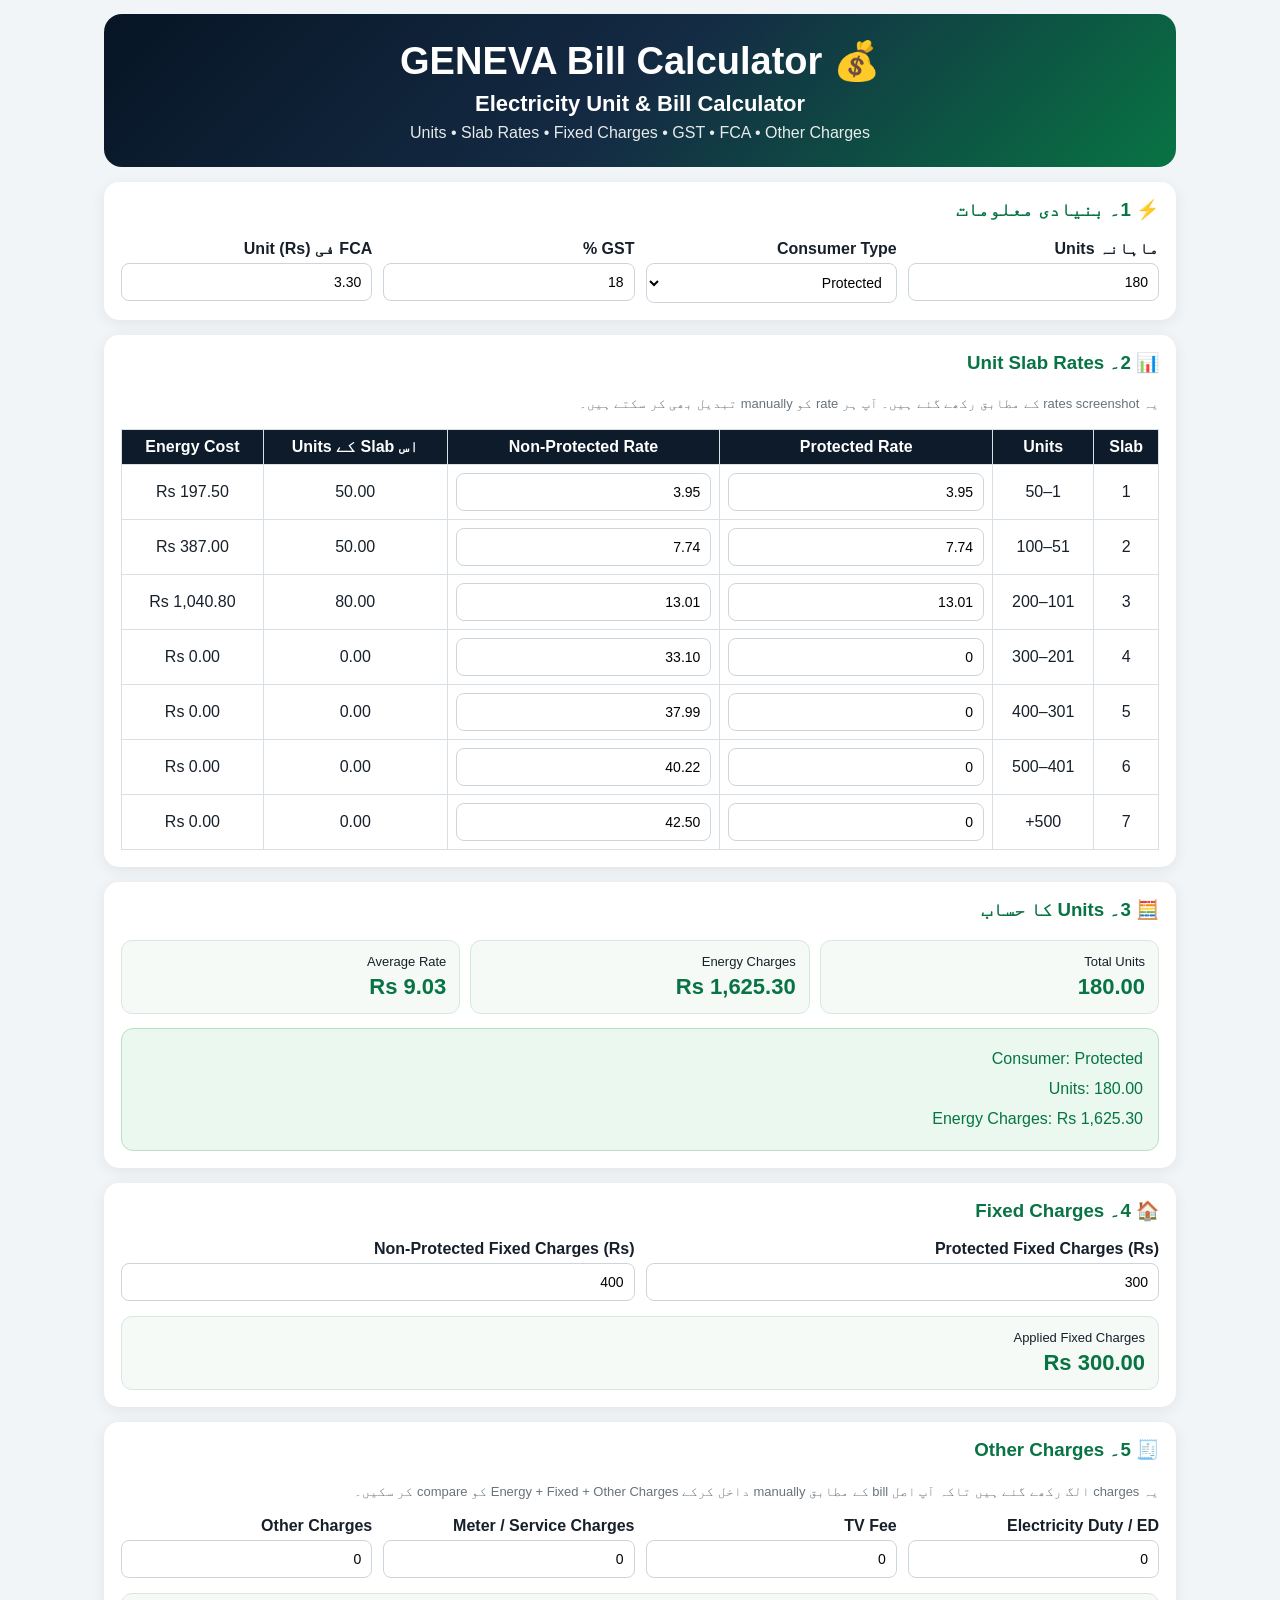
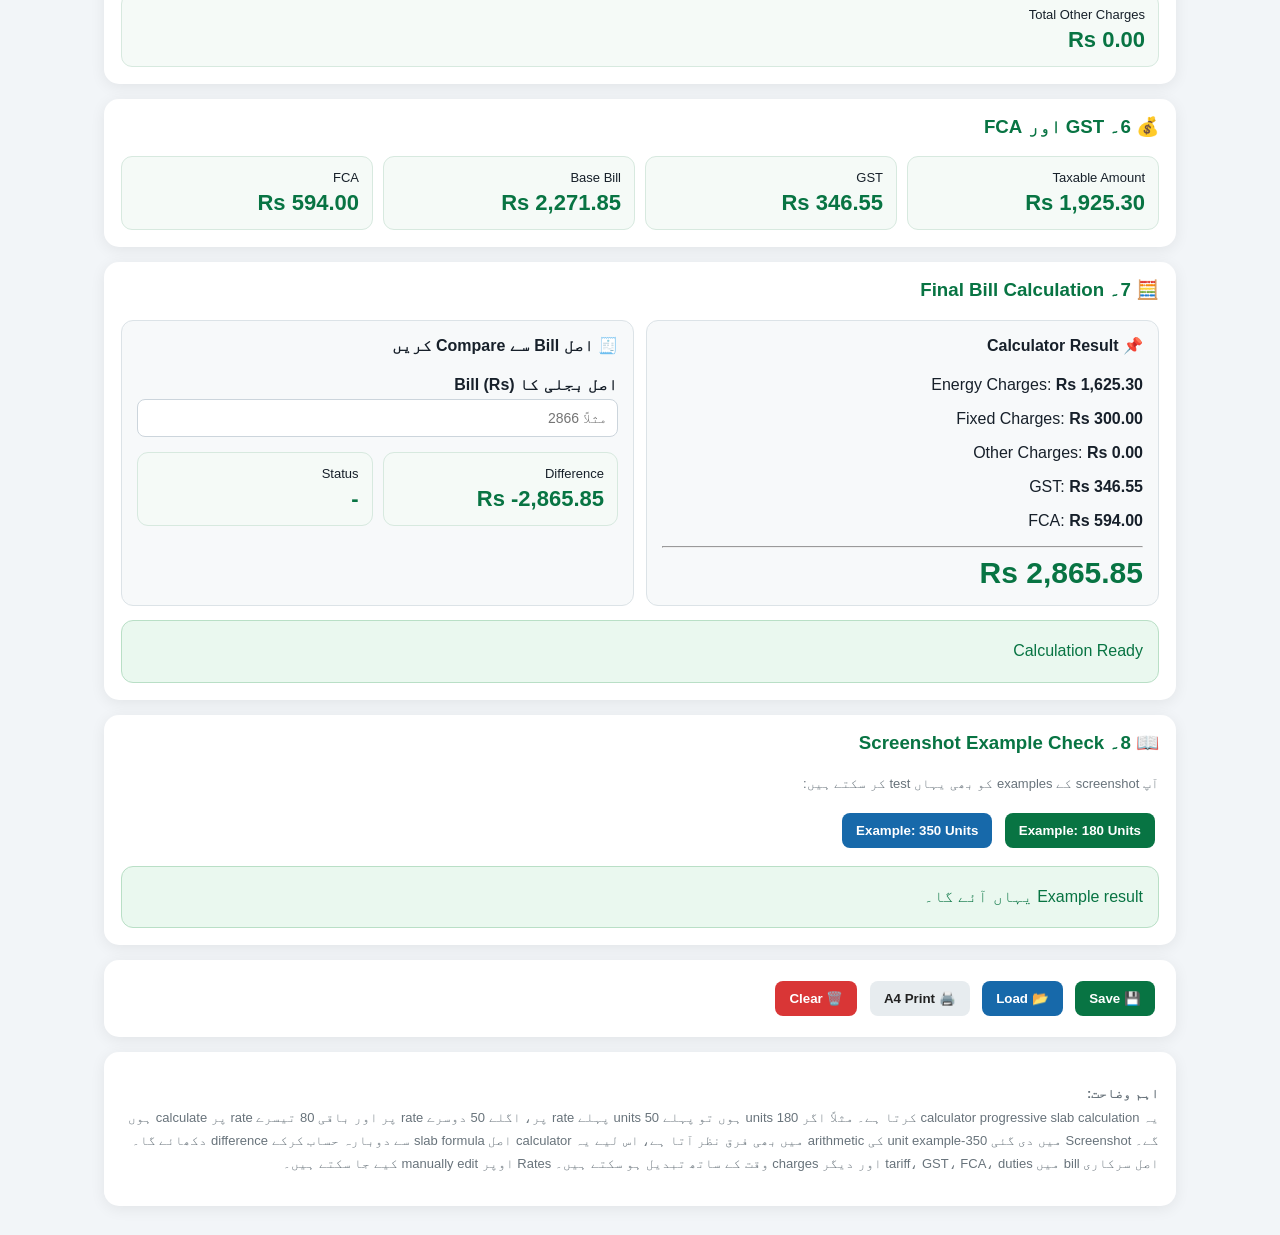
<file: Wapda bill.html>
<!DOCTYPE html>
<html lang="ur" dir="rtl">
<head>
<meta charset="UTF-8">
<meta name="viewport" content="width=device-width, initial-scale=1.0">

<title>GENEVA Bill Calculator</title>

<style>
*{
    box-sizing:border-box;
}

body{
    margin:0;
    font-family:Tahoma,Arial,sans-serif;
    background:#f2f5f8;
    color:#17202a;
}

.container{
    max-width:1100px;
    margin:auto;
    padding:14px;
}

.header{
    background:linear-gradient(135deg,#071525,#142b44,#087443);
    color:white;
    text-align:center;
    padding:25px 12px;
    border-radius:18px;
    margin-bottom:15px;
}

.header h1{
    margin:0;
    font-size:38px;
}

.header h2{
    margin:8px 0 0;
    color:#fff;
    font-size:22px;
}

.header p{
    margin:7px 0 0;
    opacity:.9;
}

.card{
    background:white;
    border-radius:15px;
    padding:17px;
    margin-bottom:15px;
    box-shadow:0 3px 15px rgba(0,0,0,.07);
}

h3{
    color:#087443;
    margin-top:0;
}

.grid{
    display:grid;
    grid-template-columns:repeat(auto-fit,minmax(180px,1fr));
    gap:11px;
}

label{
    display:block;
    font-weight:bold;
    margin-bottom:5px;
}

input,select{
    width:100%;
    padding:10px;
    border:1px solid #ccd5dc;
    border-radius:8px;
    background:white;
    font-size:14px;
}

button{
    border:0;
    border-radius:8px;
    padding:10px 14px;
    margin:4px;
    cursor:pointer;
    font-weight:bold;
}

.green{
    background:#087443;
    color:white;
}

.blue{
    background:#1769aa;
    color:white;
}

.gray{
    background:#e7ecef;
    color:#222;
}

.red{
    background:#d93636;
    color:white;
}

.metrics{
    display:grid;
    grid-template-columns:repeat(auto-fit,minmax(165px,1fr));
    gap:10px;
    margin-top:15px;
}

.metric{
    background:#f5faf7;
    border:1px solid #d7e9df;
    border-radius:11px;
    padding:13px;
}

.metric span{
    display:block;
    font-size:13px;
}

.metric strong{
    display:block;
    margin-top:5px;
    color:#087443;
    font-size:22px;
}

table{
    width:100%;
    border-collapse:collapse;
    margin-top:12px;
}

th,td{
    border:1px solid #d9e0e5;
    padding:8px;
    text-align:center;
}

th{
    background:#0d1b2a;
    color:white;
}

.rateInput{
    min-width:90px;
}

.result{
    margin-top:14px;
    padding:15px;
    border-radius:12px;
    line-height:1.9;
}

.good{
    background:#eaf8ef;
    border:1px solid #b9dfc6;
    color:#087443;
}

.warning{
    background:#fff8e8;
    border:1px solid #efd69a;
    color:#8a5a00;
}

.compare{
    display:grid;
    grid-template-columns:1fr 1fr;
    gap:12px;
}

.compareBox{
    padding:15px;
    border-radius:12px;
    background:#f7f9fa;
    border:1px solid #dce3e7;
}

.compareBox h4{
    margin-top:0;
}

.note{
    color:#68737b;
    font-size:13px;
    line-height:1.8;
}

.bigTotal{
    font-size:30px;
    color:#087443;
    font-weight:bold;
}

@media(max-width:650px){

    .header h1{
        font-size:29px;
    }

    .header h2{
        font-size:18px;
    }

    .compare{
        grid-template-columns:1fr;
    }

    table{
        font-size:12px;
        min-width:650px;
    }

    .tableScroll{
        overflow-x:auto;
    }
}

@media print{

    body{
        background:white;
    }

    .noPrint{
        display:none!important;
    }

    .card{
        box-shadow:none;
        border:1px solid #ddd;
    }

    .header{
        background:white;
        color:black;
        border:1px solid #ddd;
    }

    .header h2{
        color:black;
    }
}
</style>
</head>

<body>

<div class="container">

<!-- HEADER -->

<div class="header">

<h1>💰 GENEVA Bill Calculator</h1>

<h2>Electricity Unit & Bill Calculator</h2>

<p>
Units • Slab Rates • Fixed Charges • GST • FCA • Other Charges
</p>

</div>


<!-- BASIC INPUT -->

<div class="card">

<h3>⚡ 1۔ بنیادی معلومات</h3>

<div class="grid">

<div>
<label>ماہانہ Units</label>
<input
id="units"
type="number"
min="0"
step="0.01"
value="180"
>
</div>

<div>
<label>Consumer Type</label>

<select id="consumerType">

<option value="protected">
Protected
</option>

<option value="nonprotected">
Non-Protected
</option>

</select>

</div>

<div>
<label>GST %</label>
<input
id="gst"
type="number"
min="0"
step="0.01"
value="18"
>
</div>

<div>
<label>FCA فی Unit (Rs)</label>
<input
id="fca"
type="number"
min="0"
step="0.01"
value="3.30"
>
</div>

</div>

</div>


<!-- RATE TABLE -->

<div class="card">

<h3>📊 2۔ Unit Slab Rates</h3>

<p class="note">
یہ rates screenshot کے مطابق رکھے گئے ہیں۔ آپ ہر rate کو manually تبدیل بھی کر سکتے ہیں۔
</p>

<div class="tableScroll">

<table>

<thead>

<tr>
<th>Slab</th>
<th>Units</th>
<th>Protected Rate</th>
<th>Non-Protected Rate</th>
<th>اس Slab کے Units</th>
<th>Energy Cost</th>
</tr>

</thead>

<tbody>

<tr>
<td>1</td>
<td>1–50</td>

<td>
<input class="rateInput" id="p1" type="number" value="3.95">
</td>

<td>
<input class="rateInput" id="np1" type="number" value="3.95">
</td>

<td id="used1">0</td>
<td id="cost1">Rs 0</td>
</tr>


<tr>
<td>2</td>
<td>51–100</td>

<td>
<input class="rateInput" id="p2" type="number" value="7.74">
</td>

<td>
<input class="rateInput" id="np2" type="number" value="7.74">
</td>

<td id="used2">0</td>
<td id="cost2">Rs 0</td>
</tr>


<tr>
<td>3</td>
<td>101–200</td>

<td>
<input class="rateInput" id="p3" type="number" value="13.01">
</td>

<td>
<input class="rateInput" id="np3" type="number" value="13.01">
</td>

<td id="used3">0</td>
<td id="cost3">Rs 0</td>
</tr>


<tr>
<td>4</td>
<td>201–300</td>

<td>
<input class="rateInput" id="p4" type="number" value="0">
</td>

<td>
<input class="rateInput" id="np4" type="number" value="33.10">
</td>

<td id="used4">0</td>
<td id="cost4">Rs 0</td>
</tr>


<tr>
<td>5</td>
<td>301–400</td>

<td>
<input class="rateInput" id="p5" type="number" value="0">
</td>

<td>
<input class="rateInput" id="np5" type="number" value="37.99">
</td>

<td id="used5">0</td>
<td id="cost5">Rs 0</td>
</tr>


<tr>
<td>6</td>
<td>401–500</td>

<td>
<input class="rateInput" id="p6" type="number" value="0">
</td>

<td>
<input class="rateInput" id="np6" type="number" value="40.22">
</td>

<td id="used6">0</td>
<td id="cost6">Rs 0</td>
</tr>


<tr>
<td>7</td>
<td>500+</td>

<td>
<input class="rateInput" id="p7" type="number" value="0">
</td>

<td>
<input class="rateInput" id="np7" type="number" value="42.50">
</td>

<td id="used7">0</td>
<td id="cost7">Rs 0</td>
</tr>

</tbody>

</table>

</div>

</div>


<!-- ENERGY SUMMARY -->

<div class="card">

<h3>🧮 3۔ Units کا حساب</h3>

<div class="metrics">

<div class="metric">
<span>Total Units</span>
<strong id="totalUnits">0</strong>
</div>

<div class="metric">
<span>Energy Charges</span>
<strong id="energyCharges">Rs 0</strong>
</div>

<div class="metric">
<span>Average Rate</span>
<strong id="averageRate">Rs 0</strong>
</div>

</div>

<div id="slabMessage" class="result good">
Slab calculation
</div>

</div>


<!-- FIXED CHARGES -->

<div class="card">

<h3>🏠 4۔ Fixed Charges</h3>

<div class="grid">

<div>
<label>
Protected Fixed Charges (Rs)
</label>

<input
id="protectedFixed"
type="number"
value="300"
>
</div>

<div>
<label>
Non-Protected Fixed Charges (Rs)
</label>

<input
id="nonProtectedFixed"
type="number"
value="400"
>
</div>

</div>

<div class="metrics">

<div class="metric">
<span>Applied Fixed Charges</span>
<strong id="fixedCharges">Rs 0</strong>
</div>

</div>

</div>


<!-- OTHER CHARGES -->

<div class="card">

<h3>🧾 5۔ Other Charges</h3>

<p class="note">
یہ charges الگ رکھے گئے ہیں تاکہ آپ اصل bill کے مطابق manually داخل کرکے
Energy + Fixed + Other Charges کو compare کر سکیں۔
</p>

<div class="grid">

<div>
<label>Electricity Duty / ED</label>
<input id="ed" type="number" value="0">
</div>

<div>
<label>TV Fee</label>
<input id="tvFee" type="number" value="0">
</div>

<div>
<label>Meter / Service Charges</label>
<input id="meterCharges" type="number" value="0">
</div>

<div>
<label>Other Charges</label>
<input id="otherCharges" type="number" value="0">
</div>

</div>

<div class="metrics">

<div class="metric">
<span>Total Other Charges</span>
<strong id="totalOther">Rs 0</strong>
</div>

</div>

</div>


<!-- TAX / FCA -->

<div class="card">

<h3>💰 6۔ GST اور FCA</h3>

<div class="metrics">

<div class="metric">
<span>Taxable Amount</span>
<strong id="taxable">Rs 0</strong>
</div>

<div class="metric">
<span>GST</span>
<strong id="gstAmount">Rs 0</strong>
</div>

<div class="metric">
<span>Base Bill</span>
<strong id="baseBill">Rs 0</strong>
</div>

<div class="metric">
<span>FCA</span>
<strong id="fcaAmount">Rs 0</strong>
</div>

</div>

</div>


<!-- FINAL BILL -->

<div class="card">

<h3>🧮 7۔ Final Bill Calculation</h3>

<div class="compare">

<div class="compareBox">

<h4>📌 Calculator Result</h4>

<p>
Energy Charges:
<strong id="finalEnergy">Rs 0</strong>
</p>

<p>
Fixed Charges:
<strong id="finalFixed">Rs 0</strong>
</p>

<p>
Other Charges:
<strong id="finalOther">Rs 0</strong>
</p>

<p>
GST:
<strong id="finalGST">Rs 0</strong>
</p>

<p>
FCA:
<strong id="finalFCA">Rs 0</strong>
</p>

<hr>

<div class="bigTotal" id="finalBill">
Rs 0
</div>

</div>


<div class="compareBox">

<h4>🧾 اصل Bill سے Compare کریں</h4>

<label>اصل بجلی کا Bill (Rs)</label>

<input
id="actualBill"
type="number"
placeholder="مثلاً 2866"
>

<div class="metrics">

<div class="metric">

<span>Difference</span>

<strong id="difference">
Rs 0
</strong>

</div>

<div class="metric">

<span>Status</span>

<strong id="matchStatus">
-
</strong>

</div>

</div>

</div>

</div>


<div id="finalMessage" class="result good">
Calculation Ready
</div>

</div>


<!-- EXAMPLE -->

<div class="card">

<h3>📖 8۔ Screenshot Example Check</h3>

<p class="note">
آپ screenshot کے examples کو بھی یہاں test کر سکتے ہیں:
</p>

<button class="green noPrint" onclick="example180()">
Example: 180 Units
</button>

<button class="blue noPrint" onclick="example350()">
Example: 350 Units
</button>

<div id="exampleResult" class="result good">
Example result یہاں آئے گا۔
</div>

</div>


<!-- BUTTONS -->

<div class="card noPrint">

<button class="green" onclick="saveData()">
💾 Save
</button>

<button class="blue" onclick="loadData()">
📂 Load
</button>

<button class="gray" onclick="window.print()">
🖨️ A4 Print
</button>

<button class="red" onclick="clearData()">
🗑️ Clear
</button>

</div>


<div class="card">

<p class="note">

<strong>اہم وضاحت:</strong><br>

یہ calculator progressive slab calculation کرتا ہے۔
مثلاً اگر 180 units ہوں تو پہلے 50 units پہلے rate پر،
اگلے 50 دوسرے rate پر اور باقی 80 تیسرے rate پر calculate ہوں گے۔

Screenshot میں دی گئی 350-unit example کی arithmetic میں بھی
فرق نظر آتا ہے، اس لیے یہ calculator اصل slab formula سے دوبارہ
حساب کرکے difference دکھائے گا۔

اصل سرکاری bill میں tariff، GST، FCA، duties اور دیگر charges
وقت کے ساتھ تبدیل ہو سکتے ہیں۔ Rates اوپر manually edit کیے جا سکتے ہیں۔

</p>

</div>

</div>


<script>

/* =========================================
   HELPERS
========================================= */

function num(id){

    const value =
        parseFloat(
            document.getElementById(id).value
        );

    return isNaN(value) ? 0 : Math.max(0,value);
}


function money(value){

    return "Rs " +
        Number(value).toLocaleString(
            "en-PK",
            {
                minimumFractionDigits:2,
                maximumFractionDigits:2
            }
        );
}


/* =========================================
   SLAB CALCULATION
========================================= */

function calculate(){

    const units = num("units");

    const protectedType =
        document.getElementById(
            "consumerType"
        ).value === "protected";


    const rates = protectedType
        ?
        [
            num("p1"),
            num("p2"),
            num("p3"),
            num("p4"),
            num("p5"),
            num("p6"),
            num("p7")
        ]
        :
        [
            num("np1"),
            num("np2"),
            num("np3"),
            num("np4"),
            num("np5"),
            num("np6"),
            num("np7")
        ];


    const limits = [
        50,
        100,
        200,
        300,
        400,
        500,
        Infinity
    ];


    let remaining = units;
    let previous = 0;
    let energy = 0;


    for(let i=0;i<7;i++){

        let slabUnits = 0;

        if(remaining > 0){

            if(limits[i] === Infinity){

                slabUnits =
                    remaining;

            }else{

                slabUnits =
                    Math.min(
                        remaining,
                        limits[i]-previous
                    );

            }

        }


        const cost =
            slabUnits * rates[i];


        document.getElementById(
            "used"+(i+1)
        ).textContent =
            slabUnits.toFixed(2);


        document.getElementById(
            "cost"+(i+1)
        ).textContent =
            money(cost);


        energy += cost;

        remaining -= slabUnits;

        previous = limits[i];

    }


    /* Fixed */

    const fixed =
        protectedType
        ?
        num("protectedFixed")
        :
        num("nonProtectedFixed");


    /* Other */

    const other =
        num("ed") +
        num("tvFee") +
        num("meterCharges") +
        num("otherCharges");


    /*
       GST:
       Screenshot examples show GST
       calculated on Energy + Fixed.
    */

    const taxable =
        energy + fixed;


    const gstRate =
        num("gst") / 100;


    const gstAmount =
        taxable * gstRate;


    const baseBill =
        taxable + gstAmount;


    /* FCA */

    const fcaAmount =
        units * num("fca");


    /*
       Final:
       Energy + Fixed + Other + GST + FCA
    */

    const finalBill =
        energy +
        fixed +
        other +
        gstAmount +
        fcaAmount;


    /* Average */

    const average =
        units > 0
        ?
        energy / units
        :
        0;


    /* Display */

    document.getElementById(
        "totalUnits"
    ).textContent =
        units.toFixed(2);


    document.getElementById(
        "energyCharges"
    ).textContent =
        money(energy);


    document.getElementById(
        "averageRate"
    ).textContent =
        money(average);


    document.getElementById(
        "fixedCharges"
    ).textContent =
        money(fixed);


    document.getElementById(
        "totalOther"
    ).textContent =
        money(other);


    document.getElementById(
        "taxable"
    ).textContent =
        money(taxable);


    document.getElementById(
        "gstAmount"
    ).textContent =
        money(gstAmount);


    document.getElementById(
        "baseBill"
    ).textContent =
        money(baseBill);


    document.getElementById(
        "fcaAmount"
    ).textContent =
        money(fcaAmount);


    document.getElementById(
        "finalEnergy"
    ).textContent =
        money(energy);


    document.getElementById(
        "finalFixed"
    ).textContent =
        money(fixed);


    document.getElementById(
        "finalOther"
    ).textContent =
        money(other);


    document.getElementById(
        "finalGST"
    ).textContent =
        money(gstAmount);


    document.getElementById(
        "finalFCA"
    ).textContent =
        money(fcaAmount);


    document.getElementById(
        "finalBill"
    ).textContent =
        money(finalBill);


    /* Slab message */

    let message =
        "Consumer: " +
        (protectedType
        ?
        "Protected"
        :
        "Non-Protected");


    message +=
        "<br>Units: " +
        units.toFixed(2);


    message +=
        "<br>Energy Charges: " +
        money(energy);


    document.getElementById(
        "slabMessage"
    ).innerHTML =
        message;


    /* Compare actual bill */

    compareBill(finalBill);

}


/* =========================================
   COMPARE
========================================= */

function compareBill(calculated){

    const actual =
        num("actualBill");


    const difference =
        actual - calculated;


    document.getElementById(
        "difference"
    ).textContent =
        money(difference);


    const status =
        document.getElementById(
            "matchStatus"
        );


    if(actual <= 0){

        status.textContent =
            "-";

        status.style.color =
            "#087443";

        return;

    }


    if(Math.abs(difference) < 1){

        status.textContent =
            "✓ Match";

        status.style.color =
            "#087443";

    }

    else if(Math.abs(difference) <= 100){

        status.textContent =
            "تقریباً برابر";

        status.style.color =
            "#a86600";

    }

    else if(difference > 0){

        status.textContent =
            "اصل Bill زیادہ ہے";

        status.style.color =
            "#c62828";

    }

    else{

        status.textContent =
            "Calculator زیادہ ہے";

        status.style.color =
            "#c62828";

    }

}


/* =========================================
   EXAMPLE 180
========================================= */

function example180(){

    document.getElementById(
        "units"
    ).value = 180;

    document.getElementById(
        "consumerType"
    ).value = "protected";

    document.getElementById(
        "actualBill"
    ).value = 2866;

    calculate();


    const text =
        "180 Units Example" +
        "<br>50 × 3.95" +
        "<br>50 × 7.74" +
        "<br>80 × 13.01" +
        "<br><br>" +
        "Screenshot Formula کے مطابق " +
        "Energy + Fixed + GST + FCA calculate کیا گیا ہے۔";


    document.getElementById(
        "exampleResult"
    ).innerHTML =
        text;

}


/* =========================================
   EXAMPLE 350
========================================= */

function example350(){

    document.getElementById(
        "units"
    ).value = 350;

    document.getElementById(
        "consumerType"
    ).value = "nonprotected";

    document.getElementById(
        "actualBill"
    ).value = 9908;

    calculate();


    const text =
        "350 Units Example" +
        "<br>50 × 3.95" +
        "<br>50 × 7.74" +
        "<br>100 × 13.01" +
        "<br>150 × 33.10" +
        "<br><br>" +
        "Calculator اصل progressive slab formula استعمال کرے گا۔";


    document.getElementById(
        "exampleResult"
    ).innerHTML =
        text;

}


/* =========================================
   SAVE
========================================= */

function saveData(){

    const ids = [

        "units",
        "consumerType",
        "gst",
        "fca",

        "p1","p2","p3",
        "p4","p5","p6","p7",

        "np1","np2","np3",
        "np4","np5","np6","np7",

        "protectedFixed",
        "nonProtectedFixed",

        "ed",
        "tvFee",
        "meterCharges",
        "otherCharges",

        "actualBill"

    ];


    const data = {};


    ids.forEach(id=>{

        data[id] =
            document.getElementById(id).value;

    });


    localStorage.setItem(
        "genevaBillCalculator",
        JSON.stringify(data)
    );


    alert(
        "Calculator data محفوظ ہوگیا۔"
    );

}


/* =========================================
   LOAD
========================================= */

function loadData(){

    const data =
        JSON.parse(
            localStorage.getItem(
                "genevaBillCalculator"
            ) || "null"
        );


    if(!data){

        alert(
            "کوئی Saved Data نہیں ملا۔"
        );

        return;

    }


    Object.keys(data).forEach(id=>{

        const element =
            document.getElementById(id);


        if(element){

            element.value =
                data[id];

        }

    });


    calculate();


    alert(
        "Saved Data Load ہوگیا۔"
    );

}


/* =========================================
   CLEAR
========================================= */

function clearData(){

    if(
        !confirm(
            "کیا تمام input اور saved data صاف کرنا ہے؟"
        )
    ){

        return;

    }


    localStorage.removeItem(
        "genevaBillCalculator"
    );


    location.reload();

}


/* =========================================
   LIVE CALCULATION
========================================= */

const allInputs =
    document.querySelectorAll(
        "input, select"
    );


allInputs.forEach(element=>{

    element.addEventListener(
        "input",
        calculate
    );

    element.addEventListener(
        "change",
        calculate
    );

});


/* START */

calculate();

</script>

</body>
</html>
</file>
<file: apnamart.css>
/* =========================================================
   JANJUA TRADERS
   APNAMART CSS
   ========================================================= */

* {
    box-sizing: border-box;
}


html {
    scroll-behavior: smooth;
}


body {
    margin: 0;
    padding: 0;

    font-family:
        Arial,
        "Noto Nastaliq Urdu",
        "Noto Sans Arabic",
        sans-serif;

    background:
        #f3f5f7;

    color:
        #222;

    line-height: 1.7;
}


/* =========================================================
   HEADER
   ========================================================= */

header {
    width: 100%;

    background:
        linear-gradient(
            135deg,
            #111827,
            #1f2937
        );

    color: #ffffff;

    text-align: center;

    padding:
        25px 15px 22px;

    box-shadow:
        0 3px 12px
        rgba(0, 0, 0, 0.15);
}


.brand {
    font-size: 28px;

    font-weight: 800;

    letter-spacing: 1px;
}


.tagline {
    margin:
        3px 0 0;

    font-size: 15px;

    opacity: 0.9;
}


.subtag {
    margin:
        2px 0 0;

    font-size: 19px;

    font-weight: 700;
}


/* =========================================================
   MAIN CONTAINER
   ========================================================= */

.container {
    width: 100%;

    max-width: 850px;

    margin:
        0 auto;

    padding:
        20px 14px 35px;
}


/* =========================================================
   CARD
   ========================================================= */

.card {
    background:
        #ffffff;

    border-radius:
        14px;

    padding:
        22px;

    margin-bottom:
        20px;

    box-shadow:
        0 4px 16px
        rgba(0, 0, 0, 0.08);

    border:
        1px solid #e5e7eb;
}


.card h1,
.card h2 {
    margin-top: 0;

    color:
        #111827;

    line-height: 1.4;
}


.card h1 {
    font-size: 25px;

    text-align: center;

    margin-bottom:
        20px;
}


.card h2 {
    font-size: 21px;

    margin-bottom:
        18px;
}


.card h3 {
    color:
        #374151;
}


/* =========================================================
   PRODUCT IMAGE
   ========================================================= */

.product-image-wrap {
    width: 100%;

    min-height: 220px;

    display: flex;

    align-items: center;

    justify-content: center;

    background:
        #f9fafb;

    border:
        1px solid #e5e7eb;

    border-radius:
        12px;

    overflow: hidden;

    margin-bottom:
        18px;
}


.product-image {
    display: block;

    width: 100%;

    max-width: 520px;

    max-height: 520px;

    object-fit: contain;

    border-radius:
        10px;
}


#noImage {
    width: 100%;

    min-height: 220px;

    align-items: center;

    justify-content: center;

    text-align: center;

    color:
        #6b7280;

    font-size: 17px;
}


/* =========================================================
   PLATFORM BADGE
   ========================================================= */

.platform-badge {
    display: inline-block;

    background:
        #111827;

    color:
        #ffffff;

    padding:
        6px 18px;

    border-radius:
        30px;

    font-size:
        14px;

    font-weight:
        700;

    margin-bottom:
        12px;
}


/* =========================================================
   PRODUCT TITLE
   ========================================================= */

#productTitle {
    text-align:
        center;

    font-size:
        23px;

    margin:
        8px 0 10px;

    color:
        #111827;
}


#productDescription {
    text-align:
        center;

    color:
        #4b5563;

    margin:
        0 auto 20px;

    max-width:
        700px;
}


/* =========================================================
   PRICE BOX
   ========================================================= */

.price-box {
    width: 100%;

    background:
        #f8fafc;

    border:
        1px solid #e2e8f0;

    border-radius:
        12px;

    padding:
        12px 15px;
}


.price-row {
    display: flex;

    align-items: center;

    justify-content: space-between;

    gap: 15px;

    padding:
        10px 0;

    border-bottom:
        1px solid #e5e7eb;

    font-size:
        16px;
}


.price-row:last-child {
    border-bottom:
        none;

    font-size:
        18px;

    font-weight:
        800;
}


.price-row strong {
    direction:
        ltr;

    unicode-bidi:
        embed;

    white-space:
        nowrap;
}


/* =========================================================
   FORM
   ========================================================= */

#orderForm {
    width: 100%;
}


label {
    display: block;

    margin-top:
        15px;

    margin-bottom:
        6px;

    font-weight:
        700;

    color:
        #374151;
}


.required {
    color:
        #dc2626;

    font-weight:
        800;
}


input,
select,
textarea {
    width: 100%;

    min-height: 48px;

    border:
        1px solid #cbd5e1;

    border-radius:
        9px;

    padding:
        10px 13px;

    font-family:
        inherit;

    font-size:
        16px;

    background:
        #ffffff;

    color:
        #111827;

    outline:
        none;

    transition:
        border-color 0.2s ease,
        box-shadow 0.2s ease;
}


input:focus,
select:focus,
textarea:focus {
    border-color:
        #374151;

    box-shadow:
        0 0 0 3px
        rgba(55, 65, 81, 0.12);
}


input[type="number"] {
    direction:
        ltr;

    text-align:
        left;

    font-family:
        Arial,
        sans-serif;
}


/* =========================================================
   HINT
   ========================================================= */

.hint {
    margin-top:
        0;

    color:
        #6b7280;

    font-size:
        14px;
}


/* =========================================================
   COLOR / SIZE GRID
   ========================================================= */

.choice-grid {
    display:
        grid;

    grid-template-columns:
        repeat(2, minmax(0, 1fr));

    gap:
        14px;

    margin-bottom:
        20px;
}


.choice-box {
    width:
        100%;
}


/* =========================================================
   SUBMIT BUTTON
   ========================================================= */

.submit-btn {
    width:
        100%;

    min-height:
        54px;

    border:
        none;

    border-radius:
        10px;

    background:
        #111827;

    color:
        #ffffff;

    font-family:
        inherit;

    font-size:
        18px;

    font-weight:
        800;

    cursor:
        pointer;

    padding:
        12px 18px;

    margin-top:
        10px;

    transition:
        transform 0.15s ease,
        opacity 0.15s ease,
        background 0.15s ease;
}


.submit-btn:hover {
    background:
        #1f2937;
}


.submit-btn:active {
    transform:
        scale(0.99);
}


.submit-btn:disabled {
    cursor:
        not-allowed;

    opacity:
        0.65;
}


/* =========================================================
   RESULT MESSAGE
   ========================================================= */

.result {
    display:
        none;

    margin-top:
        16px;

    padding:
        13px 15px;

    border-radius:
        9px;

    font-size:
        15px;

    font-weight:
        700;

    text-align:
        center;

    word-break:
        break-word;
}


.result.success {
    display:
        block;

    background:
        #ecfdf5;

    border:
        1px solid #a7f3d0;

    color:
        #065f46;
}


.result.error {
    display:
        block;

    background:
        #fef2f2;

    border:
        1px solid #fecaca;

    color:
        #991b1b;
}


/* =========================================================
   SUCCESS NOTE
   ========================================================= */

.success-note {
    background:
        #f8fafc;

    border:
        1px solid #e2e8f0;

    border-radius:
        10px;

    padding:
        12px 14px;

    color:
        #374151;

    margin-bottom:
        0;
}


/* =========================================================
   FOOTER
   ========================================================= */

footer {
    width:
        100%;

    text-align:
        center;

    padding:
        22px 14px 28px;

    color:
        #6b7280;

    font-size:
        14px;
}


/* =========================================================
   HIDDEN FORM FIELDS
   ========================================================= */

input[type="hidden"] {
    display:
        none !important;
}


/* =========================================================
   MOBILE
   ========================================================= */

@media (max-width: 600px) {

    .container {
        padding:
            14px 10px 25px;
    }


    .card {
        padding:
            17px 14px;

        border-radius:
            11px;
    }


    .brand {
        font-size:
            23px;
    }


    .tagline {
        font-size:
            13px;
    }


    .subtag {
        font-size:
            17px;
    }


    .card h1 {
        font-size:
            21px;
    }


    .card h2 {
        font-size:
            19px;
    }


    #productTitle {
        font-size:
            20px;
    }


    .price-row {
        font-size:
            15px;
    }


    .price-row:last-child {
        font-size:
            17px;
    }


    .choice-grid {
        grid-template-columns:
            1fr;

        gap:
            4px;
    }


    input,
    select,
    textarea {
        font-size:
            16px;

        min-height:
            47px;
    }


    .submit-btn {
        font-size:
            17px;
    }
}


/* =========================================================
   VERY SMALL SCREENS
   ========================================================= */

@media (max-width: 360px) {

    .card {
        padding:
            14px 11px;
    }


    .price-row {
        gap:
            8px;

        font-size:
            14px;
    }


    .price-row:last-child {
        font-size:
            16px;
    }
}
</file>
<file: daraz.css>
/* =========================================================
   JANJUA TRADERS - DARAZ
   COMPLETE DARAZ.CSS
   ========================================================= */

* {
    box-sizing: border-box;
}

:root {
    --bg: #f4f7fb;
    --card: #ffffff;
    --text: #222222;
    --muted: #666666;
    --border: #d9dee7;
    --primary: #1565c0;
    --primary-dark: #0d47a1;
    --success-bg: #dff7e5;
    --success-text: #176b2c;
    --error-bg: #ffe5e5;
    --error-text: #9a1c1c;
}


/* =========================================================
   PAGE
   ========================================================= */

html,
body {
    margin: 0;
    padding: 0;
    width: 100%;
    min-height: 100%;
    overflow-x: hidden;
}

body {
    background: var(--bg);
    color: var(--text);
    font-family:
        Arial,
        "Noto Naskh Arabic",
        "Noto Nastaliq Urdu",
        sans-serif;

    line-height: 1.6;
}


/* =========================================================
   HEADER
   ========================================================= */

header {
    width: 100%;
    background: #ffffff;
    padding: 24px 16px;
    text-align: center;
    border-bottom: 1px solid var(--border);
}

.brand {
    font-size: 30px;
    font-weight: 800;
    direction: ltr;
    letter-spacing: 0.5px;
}

.tagline {
    margin: 6px 0 0;
    font-size: 18px;
    font-weight: 600;
}

.subtag {
    margin: 5px 0 0;
    color: var(--muted);
    font-size: 14px;
}


/* =========================================================
   MAIN CONTAINER
   ========================================================= */

.container {
    width: min(920px, 94%);
    margin: 0 auto;
}


/* =========================================================
   CARD
   ========================================================= */

.card {
    width: 100%;
    background: var(--card);

    border: 1px solid var(--border);
    border-radius: 18px;

    padding: 22px;
    margin: 20px 0;

    box-shadow:
        0 3px 14px rgba(0, 0, 0, 0.06);
}


/* =========================================================
   PRODUCT IMAGE
   ========================================================= */

.product-image-wrap {
    width: 100%;
    max-width: 420px;
    height: 320px;

    margin: 0 auto 18px;

    padding: 12px;

    display: flex;
    align-items: center;
    justify-content: center;

    overflow: hidden;

    background: #f5f7fa;

    border: 1px solid #e1e5eb;
    border-radius: 18px;
}

.product-image {
    display: block;

    width: 100%;
    height: 100%;

    max-width: 100%;
    max-height: 100%;

    object-fit: contain;
    object-position: center;

    border-radius: 12px;
}


/* =========================================================
   NO IMAGE
   ========================================================= */

#noImage {
    width: 100%;
    height: 100%;

    display: flex;

    align-items: center;
    justify-content: center;

    text-align: center;

    color: #777777;
    font-size: 15px;
}


/* =========================================================
   PLATFORM BADGE
   ========================================================= */

.platform-badge {
    display: inline-block;

    background: #e8f1ff;
    color: var(--primary);

    padding: 8px 20px;

    border-radius: 24px;

    font-weight: 800;
    font-size: 14px;

    margin-bottom: 10px;
}


/* =========================================================
   HEADINGS
   ========================================================= */

h1,
h2,
h3 {
    margin-top: 0;
}

h1 {
    font-size: 25px;
    line-height: 1.4;
}

h2 {
    font-size: 22px;
    line-height: 1.4;
}

h3 {
    font-size: 18px;
}


/* =========================================================
   PRODUCT TEXT
   ========================================================= */

#productTitle {
    text-align: center;
    margin: 8px 0;

    font-size: 24px;
    line-height: 1.45;
}

#productDescription {
    text-align: center;

    margin: 8px 0 18px;

    color: var(--muted);

    line-height: 1.8;
}


/* =========================================================
   PRICE BOX
   ========================================================= */

.price-box {
    background: #f7f9fc;

    border: 1px solid #e1e6ed;

    border-radius: 14px;

    padding: 15px;

    margin-top: 18px;
}

.price-row {
    display: flex;

    align-items: center;
    justify-content: space-between;

    gap: 12px;

    padding: 8px 0;

    border-bottom: 1px solid #e5e8ed;
}

.price-row:last-child {
    border-bottom: 0;
}

.price-row strong {
    font-size: 18px;
}

#totalPrice {
    color: var(--primary-dark);
    font-size: 21px;
}


/* =========================================================
   FORM
   ========================================================= */

form {
    width: 100%;
}

label {
    display: block;

    font-weight: 700;

    margin: 16px 0 7px;
}

.required {
    color: #b00020;
}


/* =========================================================
   INPUTS
   ========================================================= */

input,
select,
textarea {
    width: 100%;

    padding: 14px;

    border: 1px solid #cfd6df;

    border-radius: 11px;

    background: #ffffff;

    color: #222222;

    font-family: inherit;

    font-size: 16px;

    outline: none;
}

input:focus,
select:focus,
textarea:focus {
    border-color: var(--primary);

    box-shadow:
        0 0 0 3px rgba(21, 101, 192, 0.12);
}

textarea {
    min-height: 100px;
    resize: vertical;
}


/* =========================================================
   HINT
   ========================================================= */

.hint {
    margin: 6px 0 0;

    color: #666666;

    font-size: 14px;

    line-height: 1.5;
}


/* =========================================================
   COLOR / SIZE GRID
   ========================================================= */

.choice-grid {
    display: grid;

    grid-template-columns:
        1fr 1fr;

    gap: 14px;

    margin-top: 5px;
}

.choice-box {
    background: #f8fafc;

    border: 1px solid #e0e6ee;

    border-radius: 14px;

    padding: 14px;
}

.choice-box label {
    margin-top: 0;
}


/* =========================================================
   SUBMIT BUTTON
   ========================================================= */

.submit-btn {
    width: 100%;

    border: 0;

    border-radius: 12px;

    background: var(--primary);

    color: #ffffff;

    font-family: inherit;

    font-size: 20px;

    font-weight: 800;

    padding: 16px;

    margin-top: 24px;

    cursor: pointer;

    transition:
        background 0.2s ease,
        transform 0.1s ease;
}

.submit-btn:hover {
    background: var(--primary-dark);
}

.submit-btn:active {
    transform: scale(0.99);
}

.submit-btn:disabled {
    opacity: 0.65;

    cursor: wait;
}


/* =========================================================
   RESULT MESSAGE
   ========================================================= */

.result {
    display: none;

    width: 100%;

    padding: 15px;

    border-radius: 12px;

    margin-top: 16px;

    font-weight: 700;

    text-align: center;

    line-height: 1.7;
}

.result.success {
    display: block;

    background: var(--success-bg);

    color: var(--success-text);

    border: 1px solid #a9dfb5;
}

.result.error {
    display: block;

    background: var(--error-bg);

    color: var(--error-text);

    border: 1px solid #efaaaa;
}


/* =========================================================
   PLATFORM SECTION
   ========================================================= */

.platform-grid {
    display: grid;

    grid-template-columns:
        repeat(3, 1fr);

    gap: 14px;
}

.platform {
    background: #ffffff;

    border: 1px solid var(--border);

    border-radius: 15px;

    padding: 18px;

    text-align: center;
}

.platform .icon {
    font-size: 22px;

    font-weight: 800;

    color: var(--primary);
}

.platform h3 {
    margin-bottom: 8px;
}

.platform p {
    margin: 0;

    color: var(--muted);

    font-size: 14px;
}


/* =========================================================
   SUCCESS NOTE
   ========================================================= */

.success-note {
    margin-top: 10px;

    font-size: 14px;

    color: var(--success-text);
}


/* =========================================================
   FOOTER
   ========================================================= */

footer {
    text-align: center;

    padding: 25px 16px;

    color: #555555;

    font-size: 14px;
}


/* =========================================================
   MOBILE
   ========================================================= */

@media (max-width: 650px) {

    .container {
        width: calc(100% - 20px);
    }

    header {
        padding: 20px 12px;
    }

    .brand {
        font-size: 25px;
    }

    .tagline {
        font-size: 16px;
    }

    .card {
        padding: 16px;

        margin: 14px 0;

        border-radius: 15px;
    }

    .product-image-wrap {
        width: 92%;
        max-width: 330px;
        height: 280px;

        padding: 8px;
    }

    #productTitle {
        font-size: 21px;
    }

    #productDescription {
        font-size: 14px;
    }

    .choice-grid {
        grid-template-columns: 1fr;
    }

    .platform-grid {
        grid-template-columns: 1fr;
    }

    .submit-btn {
        font-size: 18px;
    }
}


/* =========================================================
   SMALL MOBILE
   ========================================================= */

@media (max-width: 380px) {

    .container {
        width: calc(100% - 14px);
    }

    .card {
        padding: 13px;
    }

    .product-image-wrap {
        width: 94%;
        max-width: 280px;
        height: 250px;
    }

    .brand {
        font-size: 22px;
    }

    #productTitle {
        font-size: 19px;
    }

    input,
    select,
    textarea {
        font-size: 16px;
        padding: 13px;
    }

    .price-row strong {
        font-size: 16px;
    }
}


/* =========================================================
   RTL SUPPORT
   ========================================================= */

body {
    direction: rtl;
}

input,
select,
textarea {
    direction: auto;
}

.brand {
    direction: ltr;
}


/* =========================================================
   END
   ========================================================= */
</file>
<file: PSB.css>
/* =========================================================
   JANJUA TRADERS
   PSB.CSS
   FINAL MOBILE RESPONSIVE VERSION
   ========================================================= */

* {
    box-sizing: border-box;
}


:root {

    --bg: #f4f7fb;

    --card: #ffffff;

    --text: #222222;

    --muted: #666666;

    --border: #d9dee7;

    --primary: #1565c0;

    --primary-dark: #0d47a1;

    --red: #d00000;

    --success-bg: #dff7e5;

    --success-text: #176b2c;

    --error-bg: #ffe5e5;

    --error-text: #9a1c1c;

    --warning-bg: #fff4d6;

    --warning-text: #795500;
}


/* =========================================================
   PAGE
   ========================================================= */

html,
body {

    margin: 0;

    padding: 0;

    width: 100%;

    min-height: 100%;

    overflow-x: hidden;
}


body {

    background: var(--bg);

    color: var(--text);

    font-family:
        Arial,
        "Noto Naskh Arabic",
        "Noto Nastaliq Urdu",
        sans-serif;

    line-height: 1.6;

    direction: rtl;
}


/* =========================================================
   HEADER
   ========================================================= */

.main-header {

    width: 100%;

    background:
        linear-gradient(
            135deg,
            #fff8b5,
            #ffd83d,
            #fff09a
        );

    padding: 13px 10px 16px;

    text-align: center;

    border-bottom:
        2px solid #e2b900;

    box-shadow:
        0 3px 12px rgba(0,0,0,.08);
}


.monogram-area {

    width: 100%;

    min-height: 35px;

    display: flex;

    justify-content: center;

    align-items: center;

    overflow: hidden;
}


.logo-placeholder {

    font-size: 17px;

    font-weight: 900;

    color: #8a0000;

    letter-spacing: 1px;
}


.brand-name {

    font-size: 28px;

    font-weight: 900;

    direction: ltr;

    color: #111111;

    margin: 2px 0;

    line-height: 1.2;
}


.brand-subtitle {

    font-size: 14px;

    font-weight: 800;

    color: #222222;

    margin-top: 4px;

    line-height: 1.4;
}


/* =========================================================
   MAIN
   ========================================================= */

.container {

    width: min(920px, 94%);

    max-width: 100%;

    margin: 0 auto;
}


/* =========================================================
   CARDS
   ========================================================= */

.card,
.instruction-card {

    width: 100%;

    max-width: 100%;

    background: var(--card);

    border:
        1px solid var(--border);

    border-radius: 15px;

    padding: 17px;

    margin: 14px 0;

    box-shadow:
        0 3px 14px rgba(0,0,0,.06);

    overflow: hidden;
}


/* =========================================================
   INSTRUCTIONS
   ========================================================= */

.instruction-card {

    width: min(920px, 94%);

    margin-left: auto;

    margin-right: auto;

    background:
        linear-gradient(
            135deg,
            #fffdf0,
            #fff7c7
        );

    border:
        1px solid #e2c64a;

    box-shadow:
        0 3px 12px rgba(0,0,0,.07);
}


.instruction-card h2 {

    font-size: 19px;

    font-weight: 900;

    text-decoration: underline;

    margin:
        0 0 9px;

    color: #6c4c00;
}


.instruction-list p {

    font-size: 13px;

    line-height: 1.65;

    margin:
        5px 0;

    font-weight: 600;

    overflow-wrap: anywhere;
}


.instruction-list strong {

    font-weight: 900;
}


.instruction-list .important {

    color: #a00000;

    font-weight: 900;

    background: #fff0f0;

    padding: 7px 9px;

    border-radius: 8px;

    border-right:
        3px solid var(--red);
}


/* =========================================================
   HEADINGS
   ========================================================= */

h1,
h2,
h3 {

    margin-top: 0;
}


h2 {

    font-size: 20px;

    line-height: 1.35;
}


h3 {

    font-size: 17px;
}


/* =========================================================
   LABELS
   ========================================================= */

label {

    display: block;

    font-weight: 800;

    margin:
        12px 0 5px;
}


.required,
.help-required {

    color: var(--red);

    font-weight: 900;
}


/* =========================================================
   INPUTS
   ========================================================= */

input,
select,
textarea {

    width: 100%;

    max-width: 100%;

    padding: 12px;

    border:
        1px solid #cfd6df;

    border-radius: 9px;

    background: #ffffff;

    color: #222222;

    font-family: inherit;

    font-size: 16px;

    outline: none;
}


/*
   English / typing fields:
   cursor and text left-to-right
*/

input[type="text"],
input[type="tel"],
textarea {

    direction: ltr;

    text-align: left;

    unicode-bidi: plaintext;
}


input:focus,
select:focus,
textarea:focus {

    border-color:
        var(--primary);

    box-shadow:
        0 0 0 3px
        rgba(21,101,192,.12);
}


textarea {

    min-height: 90px;

    resize: vertical;
}


/* =========================================================
   DELIVERY AREA
   ========================================================= */

.area-message {

    display: none;

    margin-top: 9px;

    padding: 8px;

    border-radius: 8px;

    font-weight: 800;

    text-align: center;
}


/* =========================================================
   DELIVERY OPTIONS
   ========================================================= */

.delivery-options {

    display: grid;

    grid-template-columns:
        1fr 1fr;

    gap: 10px;
}


.delivery-option {

    display: flex;

    align-items: center;

    gap: 8px;

    margin: 0;

    padding: 11px;

    background: #f8fafc;

    border:
        1px solid var(--border);

    border-radius: 10px;
}


.delivery-option input {

    width: auto;
}


.delivery-option small {

    display: block;

    color: var(--muted);

    font-size: 12px;
}


/* =========================================================
   PRODUCT HEADER
   ========================================================= */

.product-header {

    display: flex;

    align-items: center;

    justify-content: space-between;

    gap: 10px;
}


.product-header h2 {

    margin-bottom: 5px;

    font-weight: 900;
}


.product-header p {

    margin: 0;

    font-size: 13px;

    font-weight: 700;
}


.rate {

    color: var(--red);

    font-weight: 900;

    direction: ltr;
}


.product-note {

    background: #f8fafc;

    border:
        1px solid var(--border);

    border-radius: 9px;

    padding: 8px 10px;

    font-size: 12px;

    font-weight: 600;

    margin:
        10px 0;
}


/* =========================================================
   BAG GRID
   ========================================================= */

.bag-grid {

    display: grid;

    grid-template-columns:
        repeat(2, minmax(0, 1fr));

    gap: 10px;

    width: 100%;
}


/* =========================================================
   BAG ITEM
   ========================================================= */

.bag-item {

    min-width: 0;

    border:
        1px solid var(--border);

    border-radius: 11px;

    background: #ffffff;

    padding: 10px;

    box-shadow:
        0 2px 7px rgba(0,0,0,.04);
}


.bag-title {

    display: flex;

    align-items: center;

    justify-content: space-between;

    gap: 5px;

    margin-bottom: 4px;
}


.bag-title strong {

    font-size: 16px;

    direction: ltr;

    white-space: nowrap;
}


.bag-title span {

    color: var(--red);

    font-size: 12px;

    font-weight: 800;

    white-space: nowrap;
}


.bag-description {

    color: var(--muted);

    font-size: 11px;

    line-height: 1.4;

    min-height: 30px;

    margin-bottom: 5px;
}


/* =========================================================
   QUANTITY
   ========================================================= */

.bag-item label {

    font-size: 12px;

    margin:
        5px 0 4px;
}


.bag-qty {

    width: 64px !important;

    max-width: 64px !important;

    height: 38px;

    padding: 5px !important;

    margin: 0;

    display: block;

    text-align: center !important;

    direction: ltr !important;

    font-size: 16px !important;

    font-weight: 900;

    border:
        1px solid #bfc7d1;

    border-radius: 7px;
}


/* =========================================================
   SUBTOTAL
   ========================================================= */

.subtotal-box {

    margin-top: 11px;

    padding: 10px 12px;

    border-radius: 10px;

    background: #f8fafc;

    border:
        1px solid var(--border);

    display: flex;

    align-items: center;

    justify-content: space-between;

    gap: 10px;
}


.subtotal-box strong {

    color: var(--red);

    font-weight: 900;

    direction: ltr;
}


/* =========================================================
   TOTAL
   ========================================================= */

.total-card h2 {

    font-weight: 900;
}


.total-line {

    display: flex;

    align-items: center;

    justify-content: space-between;

    gap: 10px;

    padding: 8px 0;

    border-bottom:
        1px solid #edf0f4;
}


.total-line strong {

    color: var(--red);

    direction: ltr;

    font-weight: 900;
}


.grand-total {

    margin-top: 11px;

    padding: 13px;

    border:
        2px solid var(--primary);

    border-radius: 11px;

    background: #f1f5fa;

    display: flex;

    align-items: center;

    justify-content: space-between;

    gap: 10px;
}


.grand-total span {

    font-size: 18px;

    font-weight: 900;
}


.grand-total strong {

    color: var(--red);

    font-size: 20px;

    font-weight: 900;

    direction: ltr;
}


/* =========================================================
   SUBMIT BUTTON
   ========================================================= */

.submit-button {

    width: 100%;

    border: 0;

    border-radius: 10px;

    background:
        linear-gradient(
            135deg,
            var(--primary),
            var(--primary-dark)
        );

    color: #ffffff;

    font-family: inherit;

    font-size: 18px;

    font-weight: 900;

    padding: 13px;

    cursor: pointer;

    transition:
        transform .1s ease,
        opacity .2s ease;
}


.submit-button:active {

    transform: scale(.99);
}


.submit-button:disabled {

    opacity: .65;

    cursor: wait;
}


/* =========================================================
   RESULT
   ========================================================= */

.submit-message {

    display: none;

    margin-top: 10px;

    padding: 10px;

    border-radius: 9px;

    font-weight: 800;

    text-align: center;

    line-height: 1.6;
}


/* =========================================================
   HELP DESK
   ========================================================= */

.help-desk-card {

    background:
        linear-gradient(
            135deg,
            #ffffff,
            #f5f9ff
        );

    border:
        2px solid #9dbbe4;
}


.help-title {

    color:
        var(--primary);

    font-size: 20px;

    font-weight: 900;

    margin-bottom: 6px;
}


.help-desk-card > p {

    background: #f8fafc;

    border:
        1px solid var(--border);

    border-radius: 9px;

    padding: 9px;

    font-size: 13px;

    font-weight: 600;

    line-height: 1.7;

    margin:
        5px 0 12px;
}


.help-desk-card textarea {

    min-height: 115px;
}


.help-send-button {

    margin-top: 13px;
}


/* =========================================================
   FOOTER
   ========================================================= */

footer {

    text-align: center;

    padding:
        20px 10px;

    color: #555555;

    font-size: 13px;
}


/* =========================================================
   MOBILE
   ========================================================= */

@media (max-width: 650px) {

    .container {

        width:
            calc(100% - 14px);
    }


    .instruction-card {

        width:
            calc(100% - 14px);

        padding: 11px;

        margin:
            10px auto;
    }


    .card {

        padding: 12px;

        margin:
            10px 0;

        border-radius: 12px;
    }


    .brand-name {

        font-size: 23px;
    }


    .brand-subtitle {

        font-size: 12px;
    }


    .delivery-options {

        grid-template-columns: 1fr;
    }


    .bag-grid {

        gap: 8px;
    }


    .bag-item {

        padding: 8px;
    }


    .bag-title strong {

        font-size: 15px;
    }


    .bag-title span {

        font-size: 11px;
    }


    .bag-description {

        font-size: 10px;

        min-height: 27px;
    }


    .bag-qty {

        width: 58px !important;

        max-width: 58px !important;

        height: 36px;

        font-size: 15px !important;
    }


    .subtotal-box {

        padding:
            9px 10px;

        font-size: 13px;
    }


    .grand-total span {

        font-size: 16px;
    }


    .grand-total strong {

        font-size: 18px;
    }
}


/* =========================================================
   VERY SMALL MOBILE
   ========================================================= */

@media (max-width: 380px) {

    .container {

        width:
            calc(100% - 10px);
    }


    .instruction-card {

        width:
            calc(100% - 10px);
    }


    .card {

        padding: 10px;
    }


    .brand-name {

        font-size: 21px;
    }


    .brand-subtitle {

        font-size: 11px;
    }


    .bag-grid {

        gap: 6px;
    }


    .bag-item {

        padding: 7px;
    }


    .bag-title {

        align-items: flex-start;

        flex-direction: column;

        gap: 2px;
    }


    .bag-qty {

        width: 55px !important;

        max-width: 55px !important;

        height: 34px;

        font-size: 14px !important;
    }


    input,
    select,
    textarea {

        font-size: 15px;

        padding: 10px;
    }
}


/* =========================================================
   PRINT
   ========================================================= */

@media print {

    body {

        background: #ffffff;
    }


    .card,
    .instruction-card {

        box-shadow: none;

        border:
            1px solid #cccccc;
    }


    .submit-button {

        display: none;
    }
}


/* =========================================================
   END OF FINAL PSB.CSS
   ========================================================= */
</file>
